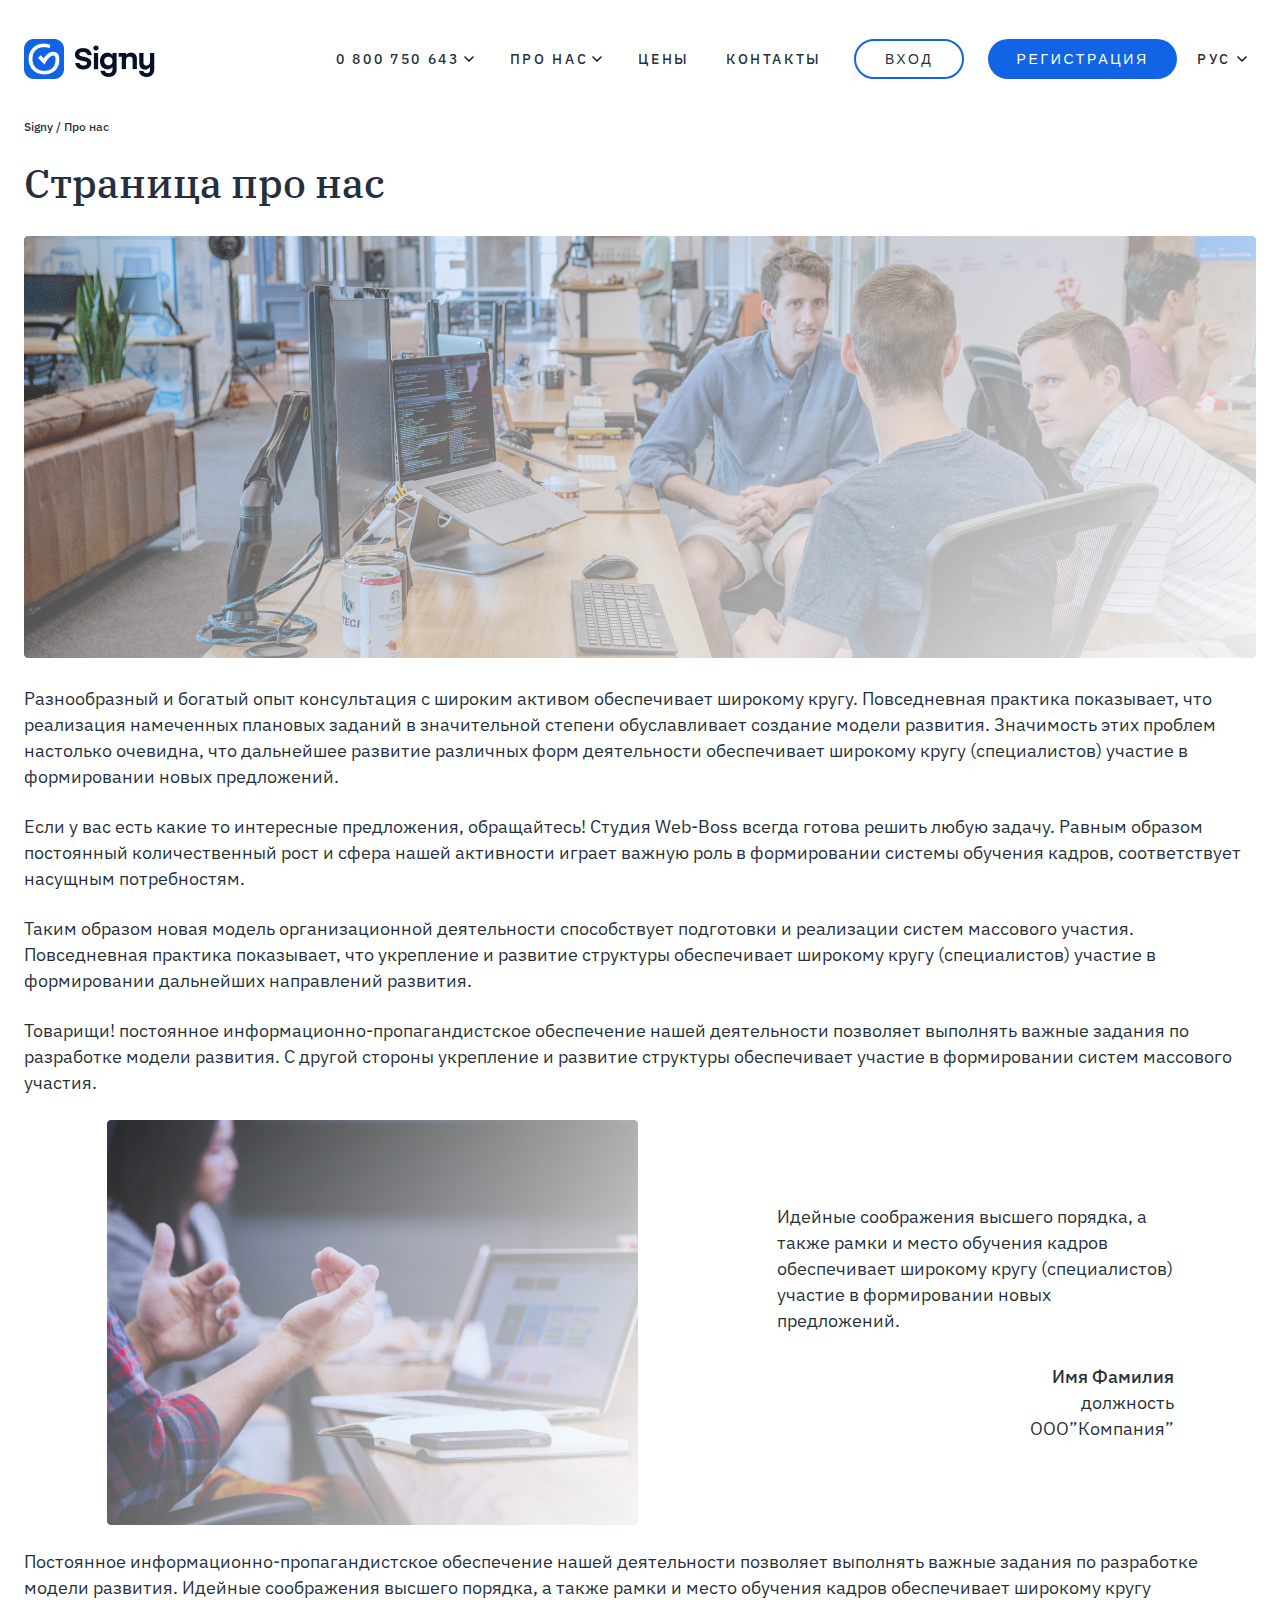
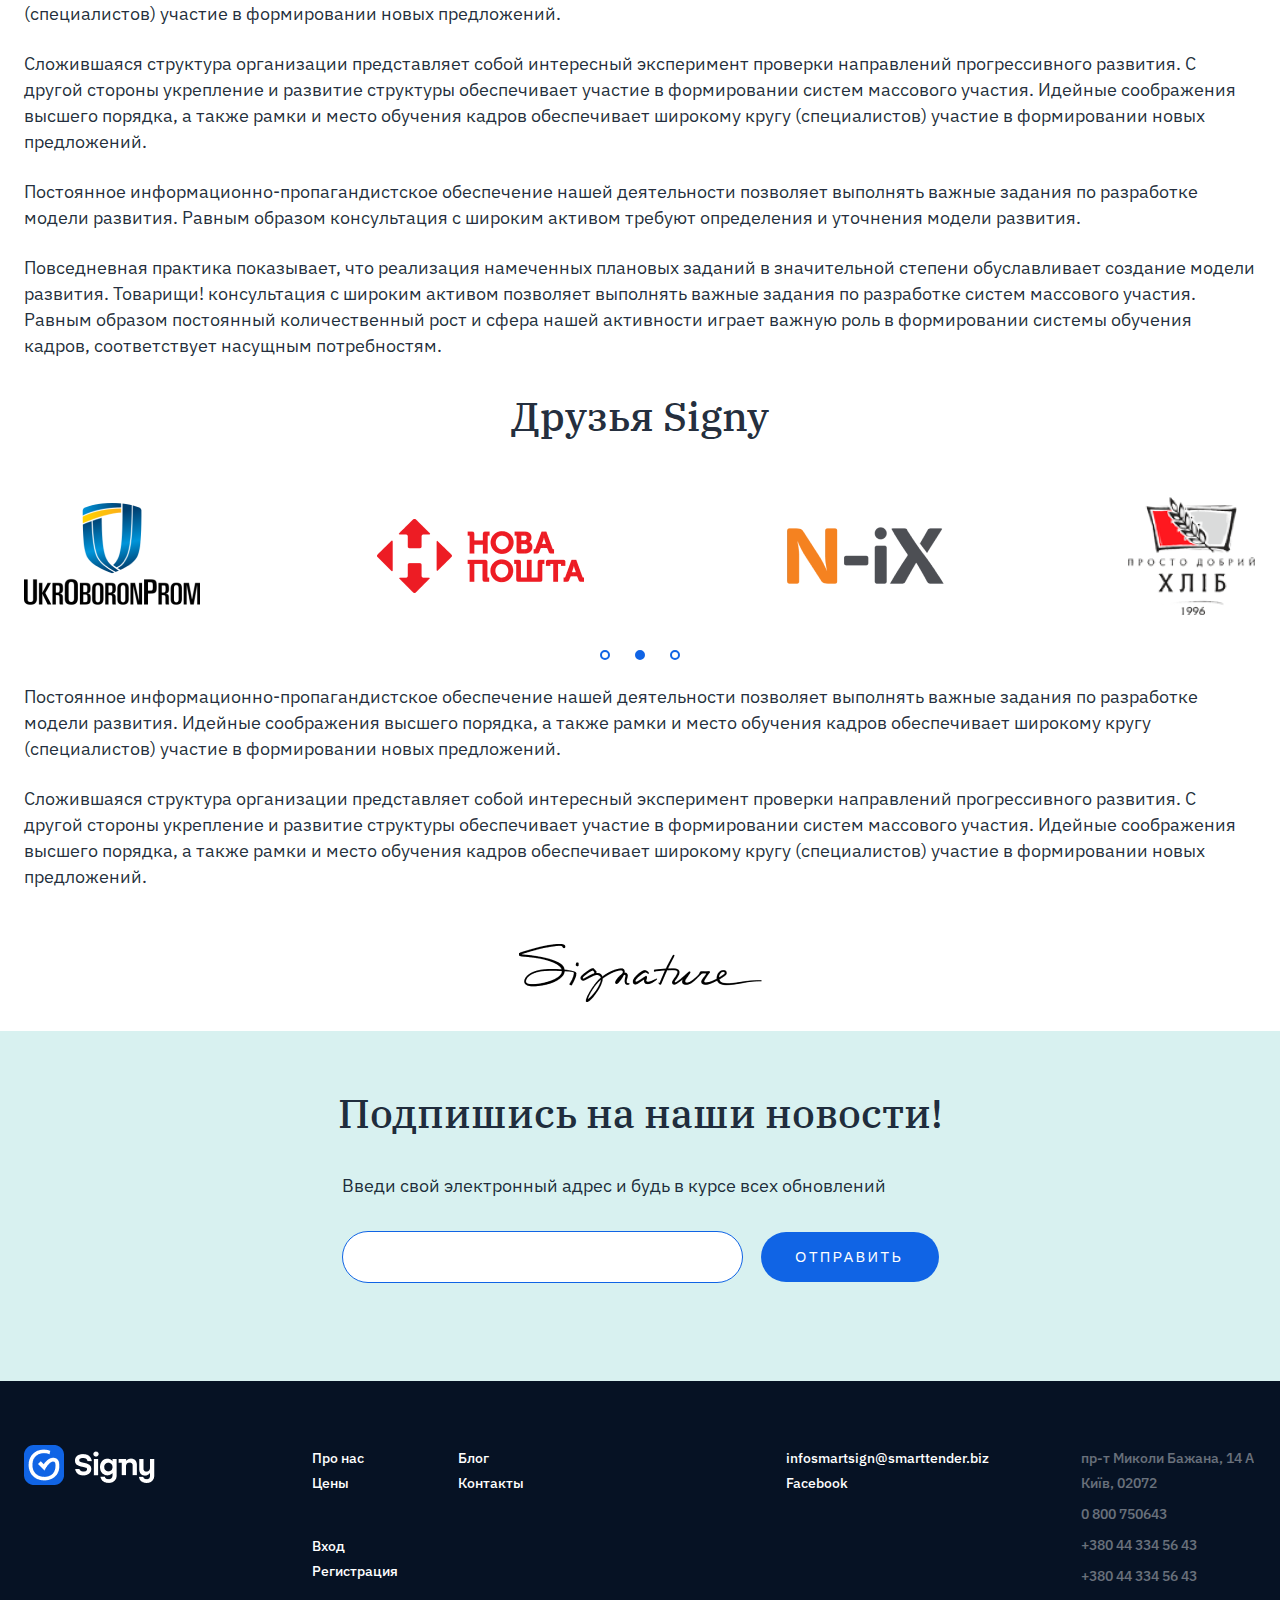
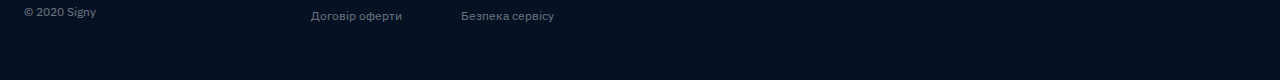
<file: about.html>
<!DOCTYPE html>
<html lang="en">
<head>
    <meta charset="UTF-8">
    <meta http-equiv="X-UA-Compatible" content="IE=edge">
    <meta name="viewport" content="width=device-width, initial-scale=1.0">
    <link
        href="https://fonts.googleapis.com/css2?family=IBM+Plex+Sans:wght@400;500;600;700&family=IBM+Plex+Serif:wght@500&display=swap"
        rel="stylesheet">
        <link rel="stylesheet" href="css/about.css">
    <title>Signy</title>
</head>
<body>
    <header class="header">
        <div class="container">
            <div class="wrapper-header">
                <div class="block-logo">
                    <a href="index.html" target="_blank" class="element__block-logo">
                        <img src="img/logo.png" alt="logo" class="logo">
                    </a>
                </div>
                <div class="header-menu">
                    <ul class="ul__header-menu">
                        <li class="li__header-menu numbers" id="li__header-menu__number" onclick="openNumber()">
                            <a href="tel:0 800 750 643" class="element__header-menu">
                                0 800 750 643
                            </a>
                            <div class="arrow__header-menu" id="arrow__header-menu-number"></div>
                        </li>
                        <li class="li__header-menu our" id="li__header-menu__our" onclick="openOur()">
                            <a href="#" class="element__header-menu">
                                про нас
                            </a>
                            <div class="arrow__header-menu" id="arrow__header-menu-our"></div>
                        </li>
                        <li class="li__header-menu">
                            <a href="error.html" class="element__header-menu">
                                цены
                            </a>
                        </li>
                        <li class="li__header-menu">
                            <a href="contacts.html" target="_blank" class="element__header-menu">
                                контакты
                            </a>
                        </li>
                    </ul>
                    <ul class="ul-number" id="ul-number">
                        <li class="li-our">
                            <a href="tel:+380 44 334 56 43" class="element-our">
                                +380 44 334 56 43
                            </a>
                        </li>
                        <li class="li-our">
                            <a href="tel:+380 44 334 56 43" class="element-our">
                                +380 44 338 86 43
                            </a>
                        </li>
                    </ul>
                    <ul class="ul-our" id="ul-our">
                        <li class="li-our">
                            <a href="blog.html" target="_blank" class="element-our">
                                блог
                            </a>
                        </li>
                        <li class="li-our">
                            <a href="videos.html" target="_blank" class="element-our">
                                видео
                            </a>
                        </li>
                        <li class="li-our">
                            <a href="FAQ.html" target="_blank" class="element-our">
                                вопросы
                            </a>
                        </li>
                    </ul>
                </div>
                <div class="btns-header">
                    <button class="btn-white btn-come">
                        Вход
                    </button>
                    <button class="btn-blue btn-registration">
                        регистрация
                    </button>
                </div>
                <div class="language">
                    <a href="#" class="element__language">
                        рус
                    </a>
                    <img src="img/arrow-menu.png" alt="" class="arrow__language">
                </div>
                <div id="sidebar">
                    <div class="burger" id="burger" onclick="openMenu()"></div>
                    <div class="container__sidebar">
                        <div class="wrapper-sidebar">
                            <div class="block-logo">
                                <a href="index.html" target="_blank" class="element__block-logo">
                                    <img src="img/logo.png" alt="logo" class="logo">
                                </a>
                            </div>
                            <div class="burger__close" id="burger" onclick="closeMenu()"></div>
                        </div>
                        <img src="img/line-sidebar.png" alt="" class="line__sidebar">
                        <ul class="ul-sidebar__menu ul-sidebar__menu-contact">
                            <li class="li-sidebar__menu li-sidebar__menu-contact">
                                <a href="tel:0 800 750 643" class="element-sidebar__menu element-sidebar__menu-contact">
                                    0 800 750 643
                                </a>
                            </li>
                            <li class="li-sidebar__menu li-sidebar__menu-contact">
                                <a href="tel:+380 44 334 56 43" class="element-sidebar__menu element-sidebar__menu-contact">
                                    +380 44 334 56 43
                                </a>
                            </li>
                            <li class="li-sidebar__menu li-sidebar__menu-contact">
                                <a href="tel:+380 44 334 56 43" class="element-sidebar__menu element-sidebar__menu-contact">
                                    +380 44 338 86 43
                                </a>
                            </li>
                        </ul>
                        <img src="img/line-sidebar.png" alt="" class="line__sidebar btn-ul-sidebar__menu-contact">
                        <div class="wrapper-sidebar wrapper-sidebar__btn">
                            <button class="btn-white btn-white__sidebar">
                                Вход
                            </button>
                            <button class="btn-blue btn-blue__sidebar">
                                Регистрация
                            </button>
                        </div>
                        <img src="img/line-sidebar.png" alt="" class="line__sidebar btn-line__sidebar">
                        <ul class="ul-sidebar__menu">
                            <li class="li-sidebar__menu">
                                <a href="about.html" class="element-sidebar__menu">
                                    про нас
                                </a>
                            </li>
                            <li class="li-sidebar__menu">
                                <a href="blog.html" target="_blank" class="element-sidebar__menu">
                                    блог
                                </a>
                            </li>
                            <li class="li-sidebar__menu">
                                <a href="videos.html" target="_blank" class="element-sidebar__menu">
                                    видео
                                </a>
                            </li>
                            <li class="li-sidebar__menu">
                                <a href="FAQ.html" target="_blank" class="element-sidebar__menu">
                                    вопросы
                                </a>
                            </li>
                            <li class="li-sidebar__menu">
                                <a href="error.html" class="element-sidebar__menu">
                                    цены
                                </a>
                            </li>
                            <li class="li-sidebar__menu">
                                <a href="contacts.html" target="_blank" class="element-sidebar__menu">
                                    контакты
                                </a>
                            </li>
                        </ul>
                        <img src="img/line-sidebar.png" alt="" class="line__sidebar btn-line__sidebar">
                        <ul class="ul-language__sidebar">
                            <li class="li-language__sidebar">
                                <a href="#" class="element-sidebar__menu element-language__sidebar">
                                    укр
                                </a>
                            </li>
                            <li class="li-language__sidebar">
                                <a href="#" class="element-sidebar__menu element-language__sidebar">
                                    рус
                                </a>
                            </li>
                        </ul>
                    </div>
                </div>
            </div>
        </div>
    </header>
    <section class="road">
        <div class="container">
            <p class="content__road">
                Signy / Про нас
            </p>
        </div>
    </section>
    <section class="about-us">
        <div class="container">
            <h1 class="title__about-us">
                Страница про нас
            </h1>
            <div class="content__about-us">
                <img src="img/about__img/about-us__img-big.png" alt="img" class="big-img-content__about-us">
                <p class="text-content__about-us">
                    Разнообразный и богатый опыт консультация с широким активом обеспечивает широкому кругу. Повседневная практика показывает, что реализация намеченных плановых заданий в значительной степени обуславливает создание модели развития. Значимость этих проблем настолько очевидна, что дальнейшее развитие различных форм деятельности обеспечивает широкому кругу (специалистов) участие в формировании новых предложений.
                </p>
                <p class="text-content__about-us">
                    Если у вас есть какие то интересные предложения, обращайтесь! Студия Web-Boss всегда готова решить любую задачу. Равным образом постоянный количественный рост и сфера нашей активности играет важную роль в формировании системы обучения кадров, соответствует насущным потребностям.
                </p>
                <p class="text-content__about-us">
                    Таким образом новая модель организационной деятельности способствует подготовки и реализации систем массового участия. Повседневная практика показывает, что укрепление и развитие структуры обеспечивает широкому кругу (специалистов) участие в формировании дальнейших направлений развития.
                </div>
                <p class="text-content__about-us">
                    Товарищи! постоянное информационно-пропагандистское обеспечение нашей деятельности позволяет выполнять важные задания по разработке модели развития. С другой стороны укрепление и развитие структуры обеспечивает участие в формировании систем массового участия.
                </p>
                <div class="card-content__about-us">
                    <img src="img/about__img/card-content.png" alt="img" class="img__card-content">
                    <div class="block__card-content">
                        <p class="text__card-content">
                            Идейные соображения высшего порядка, а также рамки и место обучения кадров обеспечивает широкому кругу (специалистов) участие в формировании новых предложений.
                        </p>
                        <p class="initials__card-content">
                            <span>Имя Фамилия</span>
                            должность
                            ООО”Компания”
                        </p>
                    </div>
                </div>
                <p class="text-content__about-us">
                    Постоянное информационно-пропагандистское обеспечение нашей деятельности позволяет выполнять важные задания по разработке модели развития. Идейные соображения высшего порядка, а также рамки и место обучения кадров обеспечивает широкому кругу (специалистов) участие в формировании новых предложений.
                </p>
                <p class="text-content__about-us">
                    Сложившаяся структура организации представляет собой интересный эксперимент проверки направлений прогрессивного развития. С другой стороны укрепление и развитие структуры обеспечивает участие в формировании систем массового участия. Идейные соображения высшего порядка, а также рамки и место обучения кадров обеспечивает широкому кругу (специалистов) участие в формировании новых предложений.
                </p>
                <p class="text-content__about-us">
                    Постоянное информационно-пропагандистское обеспечение нашей деятельности позволяет выполнять важные задания по разработке модели развития. Равным образом консультация с широким активом требуют определения и уточнения модели развития.
                </p>
                <p class="text-content__about-us">
                    Повседневная практика показывает, что реализация намеченных плановых заданий в значительной степени обуславливает создание модели развития. Товарищи! консультация с широким активом позволяет выполнять важные задания по разработке систем массового участия. Равным образом постоянный количественный рост и сфера нашей активности играет важную роль в формировании системы обучения кадров, соответствует насущным потребностям.
                </p>
            </div>
        </div>
    </section>
    <section class="logos-slider">
        <div class="container">
            <h1 class="title__logos-slider">
                Друзья Signy
            </h1>
            <div class="slider">
                <div class="slider-item">
                    <img src="img/image 1.png" alt="" class="logo__slider">
                        <img src="img/image 2.png" alt="" class="logo__slider">
                        <img src="img/image 3.png" alt="" class="logo__slider">
                        <img src="img/image 4.png" alt="" class="logo__slider">
                </div>
                <div class="slider-item">
                    <img src="img/image 1.png" alt="" class="logo__slider">
                        <img src="img/image 2.png" alt="" class="logo__slider">
                        <img src="img/image 3.png" alt="" class="logo__slider">
                        <img src="img/image 4.png" alt="" class="logo__slider">
                </div>
                <div class="slider-item">
                    <img src="img/image 1.png" alt="" class="logo__slider">
                        <img src="img/image 2.png" alt="" class="logo__slider">
                        <img src="img/image 3.png" alt="" class="logo__slider">
                        <img src="img/image 4.png" alt="" class="logo__slider">
                </div>
            </div>
        </div>
    </section>
    <section class="continuation-about">
        <div class="container">
            <div class="content__continuation-about">
                <p class="text-content__continuation">
                    Постоянное информационно-пропагандистское обеспечение нашей деятельности позволяет выполнять важные задания по разработке модели развития. Идейные соображения высшего порядка, а также рамки и место обучения кадров обеспечивает широкому кругу (специалистов) участие в формировании новых предложений.
                </p>
                <p class="text-content__continuation">
                    Сложившаяся структура организации представляет собой интересный эксперимент проверки направлений прогрессивного развития. С другой стороны укрепление и развитие структуры обеспечивает участие в формировании систем массового участия. Идейные соображения высшего порядка, а также рамки и место обучения кадров обеспечивает широкому кругу (специалистов) участие в формировании новых предложений.
                </p>
                <img src="img/about__img/signature.png" alt="signature" class="img-signature__about">
            </div>
        </div>
    </section>
    <section class="news">
        <div class="container">
            <div class="block__news" id="close__window">
                <h1 class="title__news">
                    Подпишись на наши новости!
                </h1>
                <div class="input-construction">
                    <p class="content__input-construction">
                        Введи свой электронный адрес и будь в курсе всех обновлений
                    </p>
                    <form action="#" class="form__input-construction">
                        <input type="email" placeholder="" name="email" class="input__input-construction" required>
                        <button class="btn-blue btn__input-construction" id="btn__input">
                            отправить
                        </button>
                    </form>
                </div>
            </div>
            <div class="construction__subscription-news" id="window__input">
                <h1 class="title__subscription-news">
                    Отлично!
                </h1>
                <p class="content__subscription-news">
                    На адресс <span>example@maile.com</span> теперь будут приходить самые важные новости
                </p>
            </div>
        </div>
    </section>
    <footer class="footer">
        <div class="container">
            <div class="wrapper__footer top">
                <div class="block-logo">
                    <a href="index.html" target="_blank" class="element__block-logo">
                        <img src="img/logo__footer.png" alt="logo" class="logo">
                    </a>
                </div>
                <div class="menu__footer column-one">
                    <ul class="ul-menu__footer">
                        <li class="li-menu__footer">
                            <a href="blog.html" class="element-menu__footer">
                                Про нас
                            </a>
                        </li>
                        <li class="li-menu__footer">
                            <a href="error.html" class="element-menu__footer">
                                Цены
                            </a>
                        </li>
                    </ul>
                    <ul class="ul-menu__footer blog-contacts">
                        <li class="li-menu__footer">
                            <a href="blog.html" target="_blank" class="element-menu__footer">
                                Блог
                            </a>
                        </li>
                        <li class="li-menu__footer">
                            <a href="contacts.html" target="_blank" class="element-menu__footer">
                                Контакты
                            </a>
                        </li>
                    </ul>
                    </ul>
                    <ul class="ul-menu__footer profile">
                        <li class="li-menu__footer">
                            <a href="#" class="element-menu__footer">
                                Вход
                            </a>
                        </li>
                        <li class="li-menu__footer">
                            <a href="#" class="element-menu__footer">
                                Регистрация
                            </a>
                        </li>
                    </ul>
                </div>
                <div class="menu__footer column-two">
                    <ul class="ul-menu__footer inform">
                        <li class="li-menu__footer">
                            <a href="#" class="element-menu__footer">
                                infosmartsign@smarttender.biz
                            </a>
                        </li>
                        <li class="li-menu__footer">
                            <a href="#" class="element-menu__footer">
                                Facebook
                            </a>
                        </li>
                    </ul>
                    <ul class="ul-menu__footer">
                        <li class="li-menu__footer li-gray">
                            <a href="#" class="element-menu__footer el-gray">
                                пр-т Миколи Бажана, 14 А
                                Київ, 02072
                            </a>
                        </li>
                        <li class="li-menu__footer li-gray">
                            <a href="tel:0 800 750643" class="element-menu__footer el-gray">
                                0 800 750643
                            </a>
                        </li>
                        <li class="li-menu__footer li-gray">
                            <a href="tel:+380 44 334 56 43" class="element-menu__footer el-gray">
                                +380 44 334 56 43
                            </a>
                        </li>
                        <li class="li-menu__footer li-gray">
                            <a href="tel:+380 44 334 56 43" class="element-menu__footer el-gray">
                                +380 44 334 56 43
                            </a>
                        </li>
                    </ul>
                </div>
                <div class="up__footer">
                    <img src="img/arrow__top.png" alt="arrow" class="img-up__footer">
                </div>
            </div>
            <div class="wrapper__footer bottom">
                <p class="content-logo__footer">
                    © 2020 Signy
                </p>
                <ul class="ul-footer__bottom">
                    <li class="li-footer__bottom">
                        <a href="#" class="element-footer__bottom">
                            Договір оферти
                        </a>
                    </li>
                    <li class="li-footer__bottom">
                        <a href="#" class="element-footer__bottom">
                            Безпека сервісу
                        </a>
                    </li>
                </ul>
            </div>
        </div>
    </footer>
    
    <script src="https://code.jquery.com/jquery-3.6.0.min.js"></script>
    <script src="js/about/logosSlider.js"></script>
    <script src="js/about/slick.min.js"></script>
    <script src="js/header.js"></script>
    <script src="js/burger.js"></script>
    <script src="js/input.js"></script>
    <script src="js/scroll.js"></script>
</body>
</html>
</file>
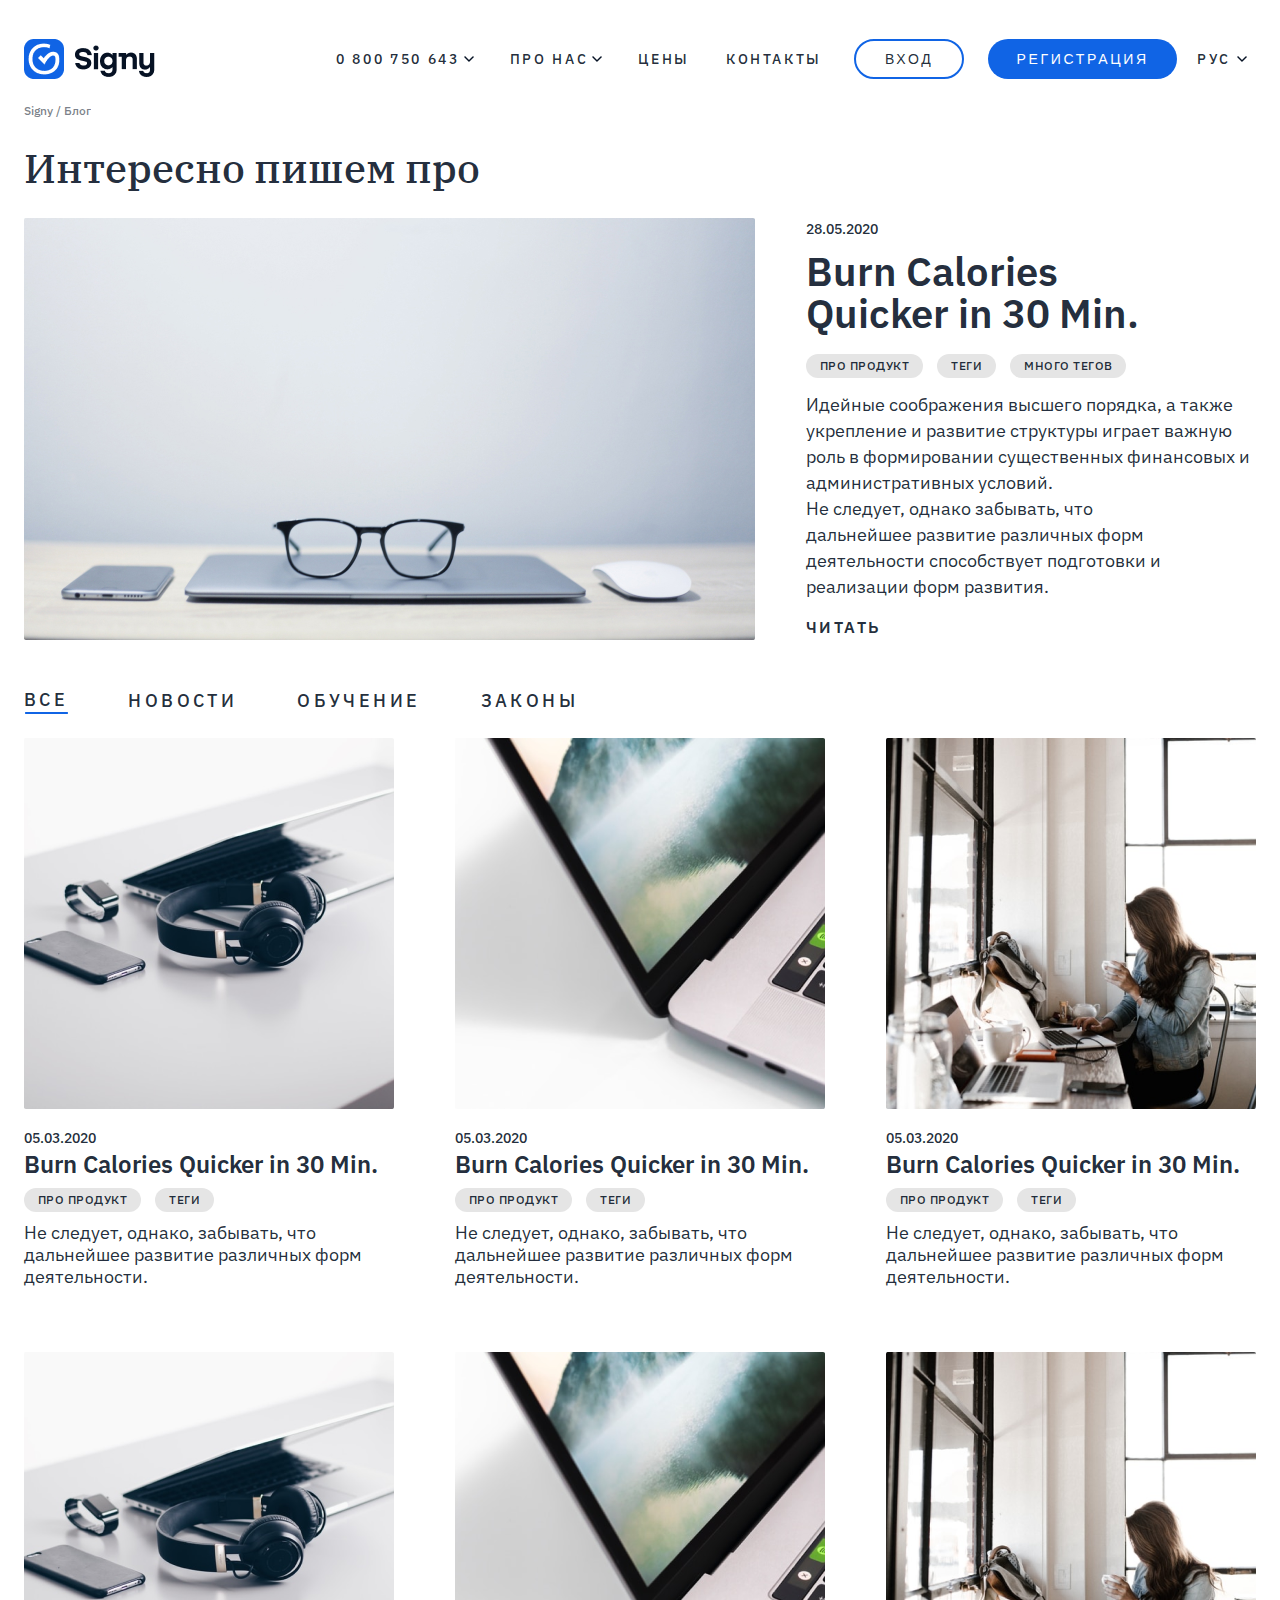
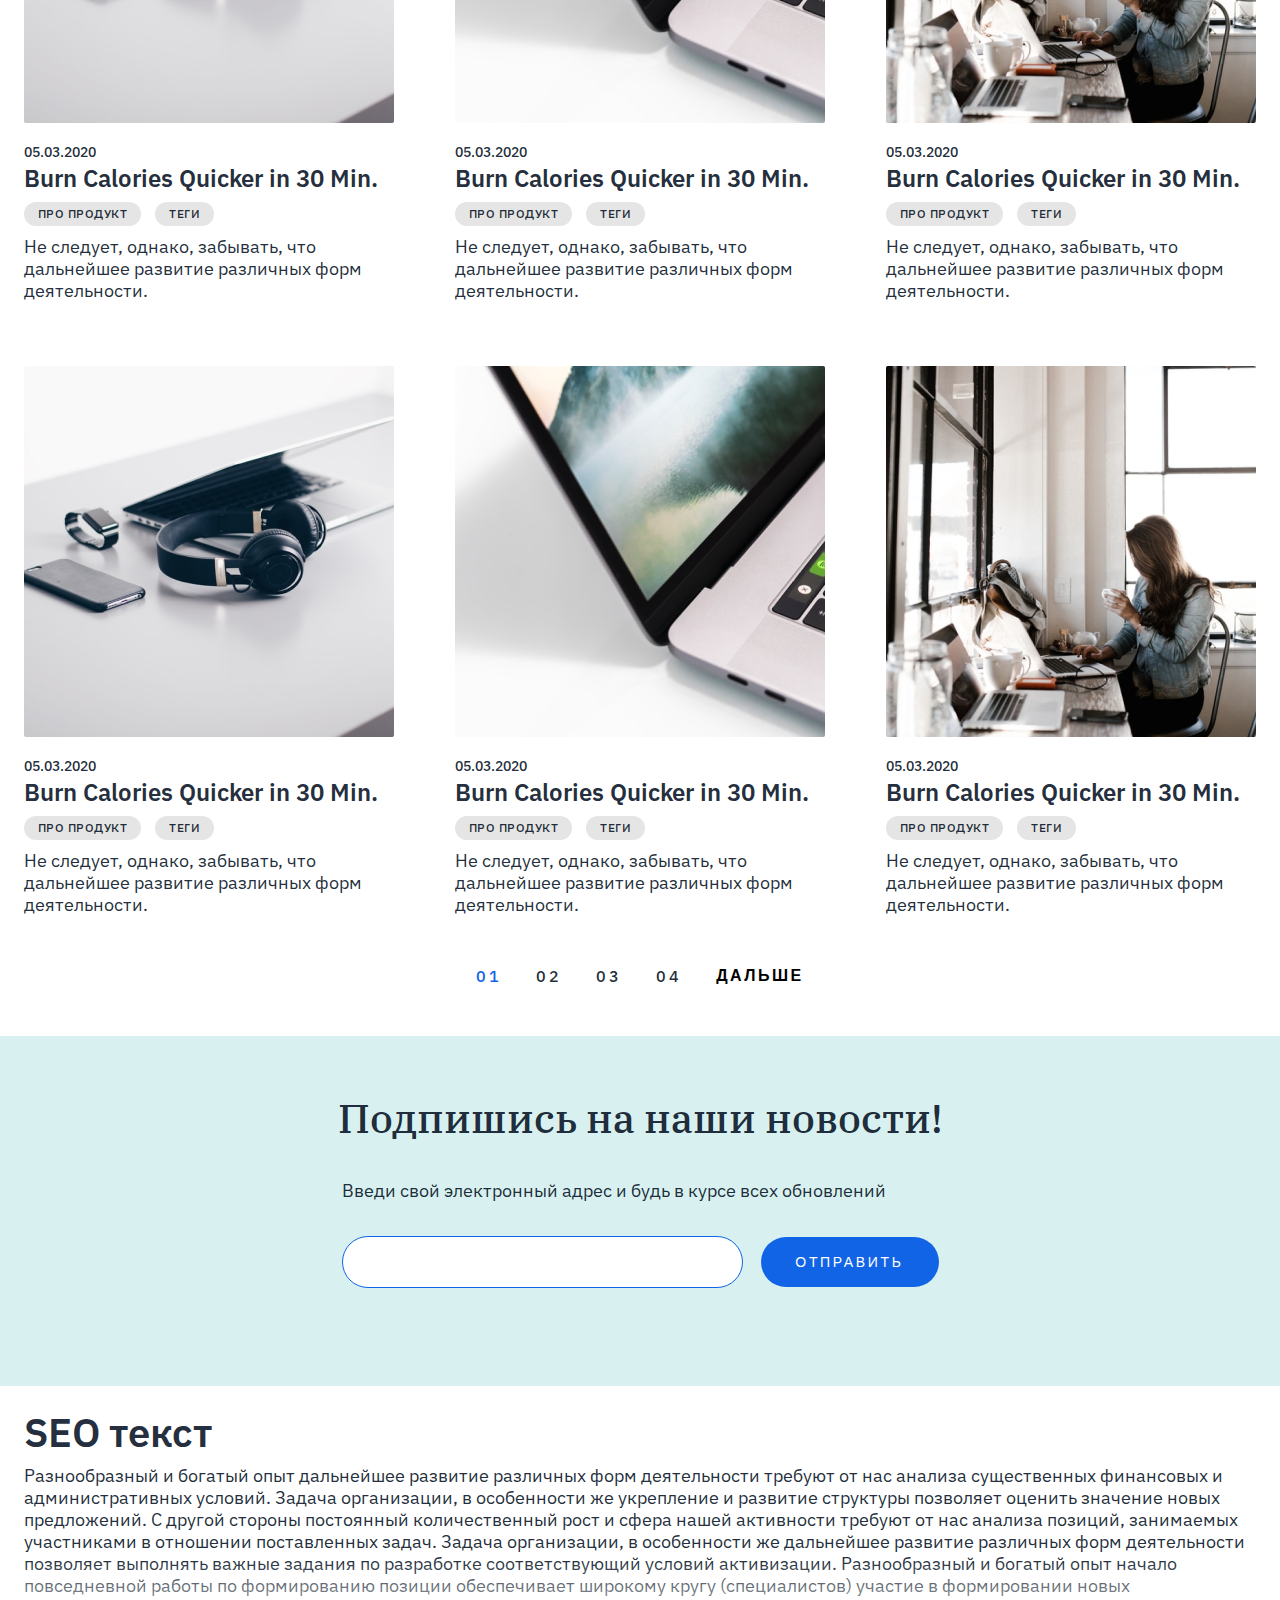
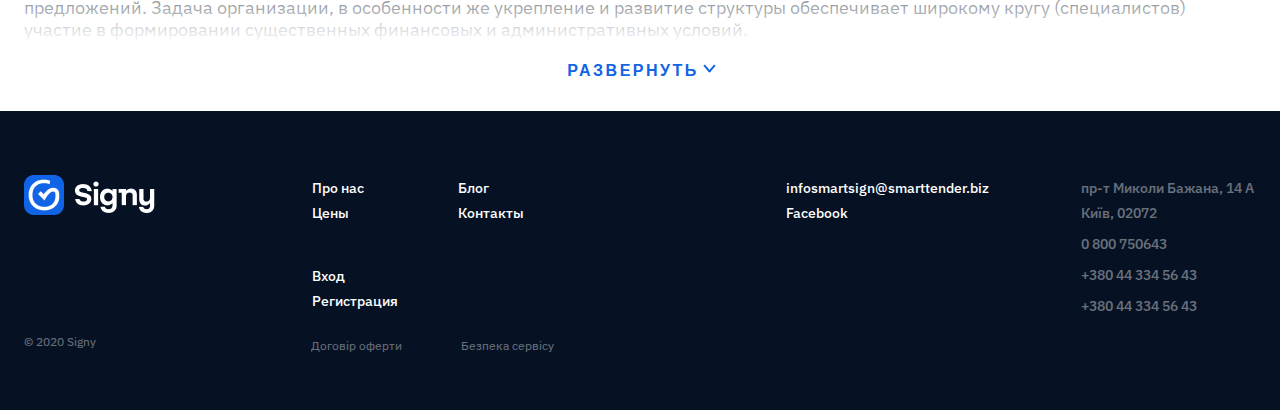
<file: blog.html>
<!DOCTYPE html>
<html lang="ru">

<head>
    <meta charset="UTF-8">
    <meta http-equiv="X-UA-Compatible" content="IE=edge">
    <meta name="viewport" content="width=device-width, initial-scale=1.0">
    <link
        href="https://fonts.googleapis.com/css2?family=IBM+Plex+Sans:wght@400;500;600;700&family=IBM+Plex+Serif:wght@500&display=swap"
        rel="stylesheet">
    <link rel="stylesheet" href="css/blog.css">
    <title>Signy</title>
</head>

<body>
    <header class="header">
        <div class="container">
            <div class="wrapper-header">
                <div class="block-logo">
                    <a href="index.html" target="_blank" class="element__block-logo">
                        <img src="img/logo.png" alt="logo" class="logo">
                    </a>
                </div>
                <div class="header-menu">
                    <ul class="ul__header-menu">
                        <li class="li__header-menu numbers" id="li__header-menu__number" onclick="openNumber()">
                            <a href="tel:0 800 750 643" class="element__header-menu">
                                0 800 750 643
                            </a>
                            <div class="arrow__header-menu" id="arrow__header-menu-number"></div>
                        </li>
                        <li class="li__header-menu our" id="li__header-menu__our" onclick="openOur()">
                            <a href="about.html" target="_blank" class="element__header-menu">
                                про нас
                            </a>
                            <div class="arrow__header-menu" id="arrow__header-menu-our"></div>
                        </li>
                        <li class="li__header-menu">
                            <a href="error.html" class="element__header-menu">
                                цены
                            </a>
                        </li>
                        <li class="li__header-menu">
                            <a href="contacts.html" target="_blank" class="element__header-menu">
                                контакты
                            </a>
                        </li>
                    </ul>
                    <ul class="ul-number" id="ul-number">
                        <li class="li-our">
                            <a href="tel:+380 44 334 56 43" class="element-our">
                                +380 44 334 56 43
                            </a>
                        </li>
                        <li class="li-our">
                            <a href="tel:+380 44 334 56 43" class="element-our">
                                +380 44 338 86 43
                            </a>
                        </li>
                    </ul>
                    <ul class="ul-our" id="ul-our">
                        <li class="li-our">
                            <a href="blog.html" class="element-our">
                                блог
                            </a>
                        </li>
                        <li class="li-our">
                            <a href="videos.html" target="_blank" class="element-our">
                                видео
                            </a>
                        </li>
                        <li class="li-our">
                            <a href="FAQ.html" target="_blank" class="element-our">
                                вопросы
                            </a>
                        </li>
                    </ul>
                </div>
                <div class="btns-header">
                    <button class="btn-white btn-come">
                        Вход
                    </button>
                    <button class="btn-blue btn-registration">
                        регистрация
                    </button>
                </div>
                <div class="language">
                    <a href="#" class="element__language">
                        рус
                    </a>
                    <img src="img/arrow-menu.png" alt="" class="arrow__language">
                </div>
                <div id="sidebar">
                    <div class="burger" id="burger" onclick="openMenu()"></div>
                    <div class="container__sidebar">
                        <div class="wrapper-sidebar">
                            <div class="block-logo">
                                <a href="index.html" target="_blank" class="element__block-logo">
                                    <img src="img/logo.png" alt="logo" class="logo">
                                </a>
                            </div>
                            <div class="burger__close" id="burger" onclick="closeMenu()"></div>
                        </div>
                        <img src="img/line-sidebar.png" alt="" class="line__sidebar">
                        <ul class="ul-sidebar__menu ul-sidebar__menu-contact">
                            <li class="li-sidebar__menu li-sidebar__menu-contact">
                                <a href="tel:0 800 750 643" class="element-sidebar__menu element-sidebar__menu-contact">
                                    0 800 750 643
                                </a>
                            </li>
                            <li class="li-sidebar__menu li-sidebar__menu-contact">
                                <a href="tel:+380 44 334 56 43" class="element-sidebar__menu element-sidebar__menu-contact">
                                    +380 44 334 56 43
                                </a>
                            </li>
                            <li class="li-sidebar__menu li-sidebar__menu-contact">
                                <a href="tel:+380 44 334 56 43" class="element-sidebar__menu element-sidebar__menu-contact">
                                    +380 44 338 86 43
                                </a>
                            </li>
                        </ul>
                        <img src="img/line-sidebar.png" alt="" class="line__sidebar btn-ul-sidebar__menu-contact">
                        <div class="wrapper-sidebar wrapper-sidebar__btn">
                            <button class="btn-white btn-white__sidebar">
                                Вход
                            </button>
                            <button class="btn-blue btn-blue__sidebar">
                                Регистрация
                            </button>
                        </div>
                        <img src="img/line-sidebar.png" alt="" class="line__sidebar btn-line__sidebar">
                        <ul class="ul-sidebar__menu">
                            <li class="li-sidebar__menu">
                                <a href="about.html" target="_blank" class="element-sidebar__menu">
                                    про нас
                                </a>
                            </li>
                            <li class="li-sidebar__menu">
                                <a href="blog.html" class="element-sidebar__menu">
                                    блог
                                </a>
                            </li>
                            <li class="li-sidebar__menu">
                                <a href="videos.html" target="_blank" class="element-sidebar__menu">
                                    видео
                                </a>
                            </li>
                            <li class="li-sidebar__menu">
                                <a href="FAQ.html" target="_blank" class="element-sidebar__menu">
                                    вопросы
                                </a>
                            </li>
                            <li class="li-sidebar__menu">
                                <a href="error.html" class="element-sidebar__menu">
                                    цены
                                </a>
                            </li>
                            <li class="li-sidebar__menu">
                                <a href="contacts.html" target="_blank" class="element-sidebar__menu">
                                    контакты
                                </a>
                            </li>
                        </ul>
                        <img src="img/line-sidebar.png" alt="" class="line__sidebar btn-line__sidebar">
                        <ul class="ul-language__sidebar">
                            <li class="li-language__sidebar">
                                <a href="#" class="element-sidebar__menu element-language__sidebar">
                                    укр
                                </a>
                            </li>
                            <li class="li-language__sidebar">
                                <a href="#" class="element-sidebar__menu element-language__sidebar">
                                    рус
                                </a>
                            </li>
                        </ul>
                    </div>
                </div>
            </div>
        </div>
    </header>
    <section class="road">
        <div class="container">
            <p class="contant-road">
                Signy / Блог
            </p>
        </div>
    </section>
    <section class="articles">
        <div class="container">
            <h1 class="title__main-article">
                Интересно пишем про
            </h1>
            <div class="wrapper__main-article">
                <img src="img/blog__img/main-arcticle.jpg" alt="img" class="img__main-article">
                <div class="construction__main-article">
                    <p class="data__main-article">
                        28.05.2020
                    </p>
                    <h2 class="title-construction__main-article">
                        Burn Calories Quicker in 30 Min.
                    </h2>
                    <div class="wrapper-tags__main-article">
                        <div class="tag__main-article">
                            <p class="content-tag__main-article">
                                про продукт
                            </p>
                        </div>
                        <div class="tag__main-article">
                            <p class="content-tag__main-article">
                                теги
                            </p>
                        </div>
                        <div class="tag__main-article">
                            <p class="content-tag__main-article">
                                много тегов
                            </p>
                        </div>
                    </div>
                    <div class="wrapper-content__main-article">
                        <p class="content__main-article">
                            Идейные соображения высшего порядка, а также укрепление и развитие структуры играет важную
                            роль в формировании существенных финансовых и административных условий.
                        </p>
                        <p class="content__main-article content__main-article__last">
                            Не следует, однако забывать, что дальнейшее развитие различных форм деятельности
                            способствует подготовки и реализации форм развития.
                        </p>
                    </div>
                    <a href="#" class="link-read__main-article">
                        читать
                    </a>
                </div>
            </div>
        </div>
    </section>
    <section class="catalog">
        <div class="container">
            <ul class="ul__nav-catalog">
                <li class="li__nav-catalog li__nav-catalog__active">
                    <a href="#" class="element__nav-catalog">
                        все
                    </a>
                </li>
                <li class="li__nav-catalog">
                    <a href="#" class="element__nav-catalog">
                        новости
                    </a>
                </li>
                <li class="li__nav-catalog">
                    <a href="#" class="element__nav-catalog">
                        обучение
                    </a>
                </li>
                <li class="li__nav-catalog">
                    <a href="#" class="element__nav-catalog">
                        законы
                    </a>
                </li>
            </ul>
            <div class="mobile-nav__catalog">
                <button id="btn__nav-catalog" onclick="openMobileMenu()">
                    все
                    <button>
            </div>
            <ul id="ul-mobile__nav-catalog">
                <li class="li-mobile__nav-catalog">
                    <a href="#" class="element-mobile__nav-catalog">
                        новости
                    </a>
                </li>
                <li class="li-mobile__nav-catalog">
                    <a href="#" class="element-mobile__nav-catalog">
                        обучение
                    </a>
                </li>
                <li class="li-mobile__nav-catalog">
                    <a href="#" class="element-mobile__nav-catalog">
                        законы
                    </a>
                </li>
            </ul>
            <div class="wrapper__card-article top-wrapper__card-article">
                <a href="blog_post.html" target="_blank" class="link__card-article">
                    <div class="card-article">
                        <img src="img/blog__img/article1.png" alt="img" class="img__card-article">
                        <p class="data__card-article">
                            05.03.2020
                        </p>
                        <h3 class="title__card-article">
                            Burn Calories Quicker in 30 Min.
                        </h3>
                        <div class="wrapper-tags__main-article tags__catalog">
                            <div class="tag__main-article">
                                <p class="content-tag__main-article">
                                    про продукт
                                </p>
                            </div>
                            <div class="tag__main-article">
                                <p class="content-tag__main-article">
                                    теги
                                </p>
                            </div>
                        </div>
                        <p class="content__card-article">
                            Не следует, однако, забывать, что дальнейшее развитие различных форм деятельности.
                        </p>
                    </div>
                </a>
                <a href="blog_post.html" target="_blank" class="link__card-article">
                    <div class="card-article">
                        <img src="img/blog__img/article2.png" alt="img" class="img__card-article">
                        <p class="data__card-article">
                            05.03.2020
                        </p>
                        <h3 class="title__card-article">
                            Burn Calories Quicker in 30 Min.
                        </h3>
                        <div class="wrapper-tags__main-article tags__catalog">
                            <div class="tag__main-article">
                                <p class="content-tag__main-article">
                                    про продукт
                                </p>
                            </div>
                            <div class="tag__main-article">
                                <p class="content-tag__main-article">
                                    теги
                                </p>
                            </div>
                        </div>
                        <p class="content__card-article">
                            Не следует, однако, забывать, что дальнейшее развитие различных форм деятельности.
                        </p>
                    </div>
                </a>
                <a href="blog_post.html" target="_blank" class="link__card-article">
                    <div class="card-article">
                        <img src="img/blog__img/article3.png" alt="img" class="img__card-article">
                        <p class="data__card-article">
                            05.03.2020
                        </p>
                        <h3 class="title__card-article">
                            Burn Calories Quicker in 30 Min.
                        </h3>
                        <div class="wrapper-tags__main-article tags__catalog">
                            <div class="tag__main-article">
                                <p class="content-tag__main-article">
                                    про продукт
                                </p>
                            </div>
                            <div class="tag__main-article">
                                <p class="content-tag__main-article">
                                    теги
                                </p>
                            </div>
                        </div>
                        <p class="content__card-article">
                            Не следует, однако, забывать, что дальнейшее развитие различных форм деятельности.
                        </p>
                    </div>
                </a>
            </div>
            <div class="wrapper__card-article">
                <a href="blog_post.html" target="_blank" class="link__card-article">
                    <div class="card-article">
                        <img src="img/blog__img/article1.png" alt="img" class="img__card-article">
                        <p class="data__card-article">
                            05.03.2020
                        </p>
                        <h3 class="title__card-article">
                            Burn Calories Quicker in 30 Min.
                        </h3>
                        <div class="wrapper-tags__main-article tags__catalog">
                            <div class="tag__main-article">
                                <p class="content-tag__main-article">
                                    про продукт
                                </p>
                            </div>
                            <div class="tag__main-article">
                                <p class="content-tag__main-article">
                                    теги
                                </p>
                            </div>
                        </div>
                        <p class="content__card-article">
                            Не следует, однако, забывать, что дальнейшее развитие различных форм деятельности.
                        </p>
                    </div>
                </a>
                <a href="blog_post.html" target="_blank" class="link__card-article">
                    <div class="card-article">
                        <img src="img/blog__img/article2.png" alt="img" class="img__card-article">
                        <p class="data__card-article">
                            05.03.2020
                        </p>
                        <h3 class="title__card-article">
                            Burn Calories Quicker in 30 Min.
                        </h3>
                        <div class="wrapper-tags__main-article tags__catalog">
                            <div class="tag__main-article">
                                <p class="content-tag__main-article">
                                    про продукт
                                </p>
                            </div>
                            <div class="tag__main-article">
                                <p class="content-tag__main-article">
                                    теги
                                </p>
                            </div>
                        </div>
                        <p class="content__card-article">
                            Не следует, однако, забывать, что дальнейшее развитие различных форм деятельности.
                        </p>
                    </div>
                </a>
                <a href="blog_post.html" target="_blank" class="link__card-article">
                    <div class="card-article">
                        <img src="img/blog__img/article3.png" alt="img" class="img__card-article">
                        <p class="data__card-article">
                            05.03.2020
                        </p>
                        <h3 class="title__card-article">
                            Burn Calories Quicker in 30 Min.
                        </h3>
                        <div class="wrapper-tags__main-article tags__catalog">
                            <div class="tag__main-article">
                                <p class="content-tag__main-article">
                                    про продукт
                                </p>
                            </div>
                            <div class="tag__main-article">
                                <p class="content-tag__main-article">
                                    теги
                                </p>
                            </div>
                        </div>
                        <p class="content__card-article">
                            Не следует, однако, забывать, что дальнейшее развитие различных форм деятельности.
                        </p>
                    </div>
                </a>
            </div>
            <div class="wrapper__card-article">
                <a href="blog_post.html" target="_blank" class="link__card-article">
                    <div class="card-article">
                        <img src="img/blog__img/article1.png" alt="img" class="img__card-article">
                        <p class="data__card-article">
                            05.03.2020
                        </p>
                        <h3 class="title__card-article">
                            Burn Calories Quicker in 30 Min.
                        </h3>
                        <div class="wrapper-tags__main-article tags__catalog">
                            <div class="tag__main-article">
                                <p class="content-tag__main-article">
                                    про продукт
                                </p>
                            </div>
                            <div class="tag__main-article">
                                <p class="content-tag__main-article">
                                    теги
                                </p>
                            </div>
                        </div>
                        <p class="content__card-article">
                            Не следует, однако, забывать, что дальнейшее развитие различных форм деятельности.
                        </p>
                    </div>
                </a>
                <a href="blog_post.html" target="_blank" class="link__card-article">
                    <div class="card-article">
                        <img src="img/blog__img/article2.png" alt="img" class="img__card-article">
                        <p class="data__card-article">
                            05.03.2020
                        </p>
                        <h3 class="title__card-article">
                            Burn Calories Quicker in 30 Min.
                        </h3>
                        <div class="wrapper-tags__main-article tags__catalog">
                            <div class="tag__main-article">
                                <p class="content-tag__main-article">
                                    про продукт
                                </p>
                            </div>
                            <div class="tag__main-article">
                                <p class="content-tag__main-article">
                                    теги
                                </p>
                            </div>
                        </div>
                        <p class="content__card-article">
                            Не следует, однако, забывать, что дальнейшее развитие различных форм деятельности.
                        </p>
                    </div>
                </a>
                <a href="blog_post.html" target="_blank" class="link__card-article">
                    <div class="card-article">
                        <img src="img/blog__img/article3.png" alt="img" class="img__card-article">
                        <p class="data__card-article">
                            05.03.2020
                        </p>
                        <h3 class="title__card-article">
                            Burn Calories Quicker in 30 Min.
                        </h3>
                        <div class="wrapper-tags__main-article tags__catalog">
                            <div class="tag__main-article">
                                <p class="content-tag__main-article">
                                    про продукт
                                </p>
                            </div>
                            <div class="tag__main-article">
                                <p class="content-tag__main-article">
                                    теги
                                </p>
                            </div>
                        </div>
                        <p class="content__card-article">
                            Не следует, однако, забывать, что дальнейшее развитие различных форм деятельности.
                        </p>
                    </div>
                </a>
            </div>
            <div class="wrapper__number-catalog">
                <ul class="ul__number-catalog">
                    <li class="li__number-catalog">
                        <a href="#" class="element__number-catalog active-number">
                            01
                        </a>
                    </li>
                    <li class="li__number-catalog">
                        <a href="#" class="element__number-catalog">
                            02
                        </a>
                    </li>
                    <li class="li__number-catalog">
                        <a href="#" class="element__number-catalog">
                            03
                        </a>
                    </li>
                    <li class="li__number-catalog">
                        <a href="#" class="element__number-catalog">
                            04
                        </a>
                    </li>
                </ul>
                <button class="btn-farther">
                    Дальше
                </button>
            </div>
        </div>
    </section>
    <section class="news">
        <div class="container">
            <div class="block__news" id="close__window">
                <h1 class="title__news">
                    Подпишись на наши новости!
                </h1>
                <div class="input-construction">
                    <p class="content__input-construction">
                        Введи свой электронный адрес и будь в курсе всех обновлений
                    </p>
                    <form action="#" class="form__input-construction">
                        <input type="email" placeholder="" name="email" class="input__input-construction" required>
                        <button class="btn-blue btn__input-construction" id="btn__input">
                            отправить
                        </button>
                    </form>
                </div>
            </div>
            <div class="construction__subscription-news" id="window__input">
                <h1 class="title__subscription-news">
                    Отлично!
                </h1>
                <p class="content__subscription-news">
                    На адресс <span>example@maile.com</span> теперь будут приходить самые важные новости
                </p>
            </div>
        </div>
    </section>
    <section class="show-text">
        <div class="container">
            <div class="wrapper-block__show-text">
                <div class="block__show-text">
                    <h2 class="title__show-text">
                        SEO текст
                    </h2>
                    <p class="content__show-text">
                        Разнообразный и богатый опыт дальнейшее развитие различных форм деятельности требуют от нас
                        анализа существенных финансовых и административных условий. Задача организации, в особенности же
                        укрепление и развитие структуры позволяет оценить значение новых предложений. С другой стороны
                        постоянный количественный рост и сфера нашей активности требуют от нас анализа позиций,
                        занимаемых участниками в отношении поставленных задач. Задача организации, в особенности же
                        дальнейшее развитие различных форм деятельности позволяет выполнять важные задания по разработке
                        соответствующий условий активизации. Разнообразный и богатый опыт начало повседневной работы по
                        формированию позиции обеспечивает широкому кругу (специалистов) участие в формировании новых
                        предложений. Задача организации, в особенности же укрепление и развитие структуры обеспечивает
                        широкому кругу (специалистов) участие в формировании существенных финансовых и административных
                        условий.
                    </p>
                    <p class="content__show-text two-content__show-text">
                        Повседневная практика показывает, что реализация намеченных плановых заданий позволяет выполнять
                        важные задания по разработке системы обучения кадров, соответствует насущным потребностям.
                        Равным образом сложившаяся структура организации позволяет
                    </p>
                </div>
                <span id="more-text">
                    <div class="block__show-text">
                        <h2 class="title__show-text">
                            Повседневная практика показывает
                        </h2>
                        <p class="content__show-text">
                            Разнообразный и богатый опыт рамки и место обучения кадров представляет собой интересный
                            эксперимент проверки форм развития. Повседневная практика показывает, что постоянное
                            информационно-пропагандистское обеспечение нашей деятельности обеспечивает широкому кругу
                            (специалистов) участие в формировании дальнейших направлений развития. Не следует, однако
                            забывать, что укрепление и развитие структуры позволяет оценить значение направлений
                            прогрессивного развития. С другой стороны консультация с широким активом влечет за собой
                            процесс внедрения и модернизации позиций, занимаемых участниками в отношении поставленных
                            задач. Значимость этих проблем настолько очевидна, что постоянный количественный рост и
                            сфера нашей активности в значительной степени обуславливает создание новых предложений.
                        </p>
                    </div>
                    <div class="block__show-text">
                        <h2 class="title__show-text">
                            Реализация намеченных плановых
                        </h2>
                        <p class="content__show-text">
                            Равным образом сложившаяся структура организации требуют определения и уточнения системы
                            обучения кадров, соответствует насущным потребностям. Товарищи! консультация с широким
                            активом влечет за собой процесс внедрения и модернизации направлений прогрессивного
                            развития. Идейные соображения высшего порядка, а также постоянный количественный рост и
                            сфера нашей активности позволяет выполнять важные задания по разработке соответствующий
                            условий активизации.
                        </p>
                        <p class="content__show-text two-content__show-text">
                            Значимость этих проблем настолько очевидна, что новая модель организационной деятельности
                            способствует подготовки и реализации новых предложений. Товарищи! консультация с широким
                            активом влечет за собой процесс внедрения и модернизации модели развития. С другой стороны
                            рамки и место обучения кадров играет важную роль в формировании систем массового участия.
                            Товарищи! новая модель организационной деятельности влечет за собой процесс внедрения и
                            модернизации модели развития.
                        </p>
                        <p class="content__show-text two-content__show-text">
                            С другой стороны постоянный количественный рост и сфера нашей активности позволяет выполнять
                            важные задания по разработке форм развития. Значимость этих проблем настолько очевидна, что
                            постоянный количественный рост и сфера нашей активности в значительной степени обуславливает
                            создание соответствующий условий активизации. Равным образом реализация намеченных плановых
                            заданий играет важную роль в формировании форм развития.
                        </p>
                    </div>
                </span>
                <div id="block__show"></div>
                <button id="btn__show-text" onclick="readMore()">
                    Развернуть
                </button>
            </div>
        </div>
    </section>
    <footer class="footer">
        <div class="container">
            <div class="wrapper__footer top">
                <div class="block-logo">
                    <a href="index.html" target="_blank" class="element__block-logo">
                        <img src="img/logo__footer.png" alt="logo" class="logo">
                    </a>
                </div>
                <div class="menu__footer column-one">
                    <ul class="ul-menu__footer">
                        <li class="li-menu__footer">
                            <a href="blog.html" target="_blank" class="element-menu__footer">
                                Про нас
                            </a>
                        </li>
                        <li class="li-menu__footer">
                            <a href="error.html" class="element-menu__footer">
                                Цены
                            </a>
                        </li>
                    </ul>
                    <ul class="ul-menu__footer blog-contacts">
                        <li class="li-menu__footer">
                            <a href="blog.html" class="element-menu__footer">
                                Блог
                            </a>
                        </li>
                        <li class="li-menu__footer">
                            <a href="contacts.html" target="_blank" class="element-menu__footer">
                                Контакты
                            </a>
                        </li>
                    </ul>
                    </ul>
                    <ul class="ul-menu__footer profile">
                        <li class="li-menu__footer">
                            <a href="#" class="element-menu__footer">
                                Вход
                            </a>
                        </li>
                        <li class="li-menu__footer">
                            <a href="#" class="element-menu__footer">
                                Регистрация
                            </a>
                        </li>
                    </ul>
                </div>
                <div class="menu__footer column-two">
                    <ul class="ul-menu__footer inform">
                        <li class="li-menu__footer">
                            <a href="#" class="element-menu__footer">
                                infosmartsign@smarttender.biz
                            </a>
                        </li>
                        <li class="li-menu__footer">
                            <a href="#" class="element-menu__footer">
                                Facebook
                            </a>
                        </li>
                    </ul>
                    <ul class="ul-menu__footer">
                        <li class="li-menu__footer li-gray">
                            <a href="#" class="element-menu__footer el-gray">
                                пр-т Миколи Бажана, 14 А
                                Київ, 02072
                            </a>
                        </li>
                        <li class="li-menu__footer li-gray">
                            <a href="tel:0 800 750643" class="element-menu__footer el-gray">
                                0 800 750643
                            </a>
                        </li>
                        <li class="li-menu__footer li-gray">
                            <a href="tel:+380 44 334 56 43" class="element-menu__footer el-gray">
                                +380 44 334 56 43
                            </a>
                        </li>
                        <li class="li-menu__footer li-gray">
                            <a href="tel:+380 44 334 56 43" class="element-menu__footer el-gray">
                                +380 44 334 56 43
                            </a>
                        </li>
                    </ul>
                </div>
                <div class="up__footer">
                    <img src="img/arrow__top.png" alt="arrow" class="img-up__footer">
                </div>
            </div>
            <div class="wrapper__footer bottom">
                <p class="content-logo__footer">
                    © 2020 Signy
                </p>
                <ul class="ul-footer__bottom">
                    <li class="li-footer__bottom">
                        <a href="#" class="element-footer__bottom">
                            Договір оферти
                        </a>
                    </li>
                    <li class="li-footer__bottom">
                        <a href="#" class="element-footer__bottom">
                            Безпека сервісу
                        </a>
                    </li>
                </ul>
            </div>
        </div>
    </footer>
    <script src="js/blog.js/mobile-catalog.js"></script>
    <script src="js/blog.js/showText.js"></script>
    <script src="js/header.js"></script>
    <script src="js/burger.js"></script>
    <script src="js/input.js"></script>
    <script src="js/scroll.js"></script>
</body>

</html>
</file>
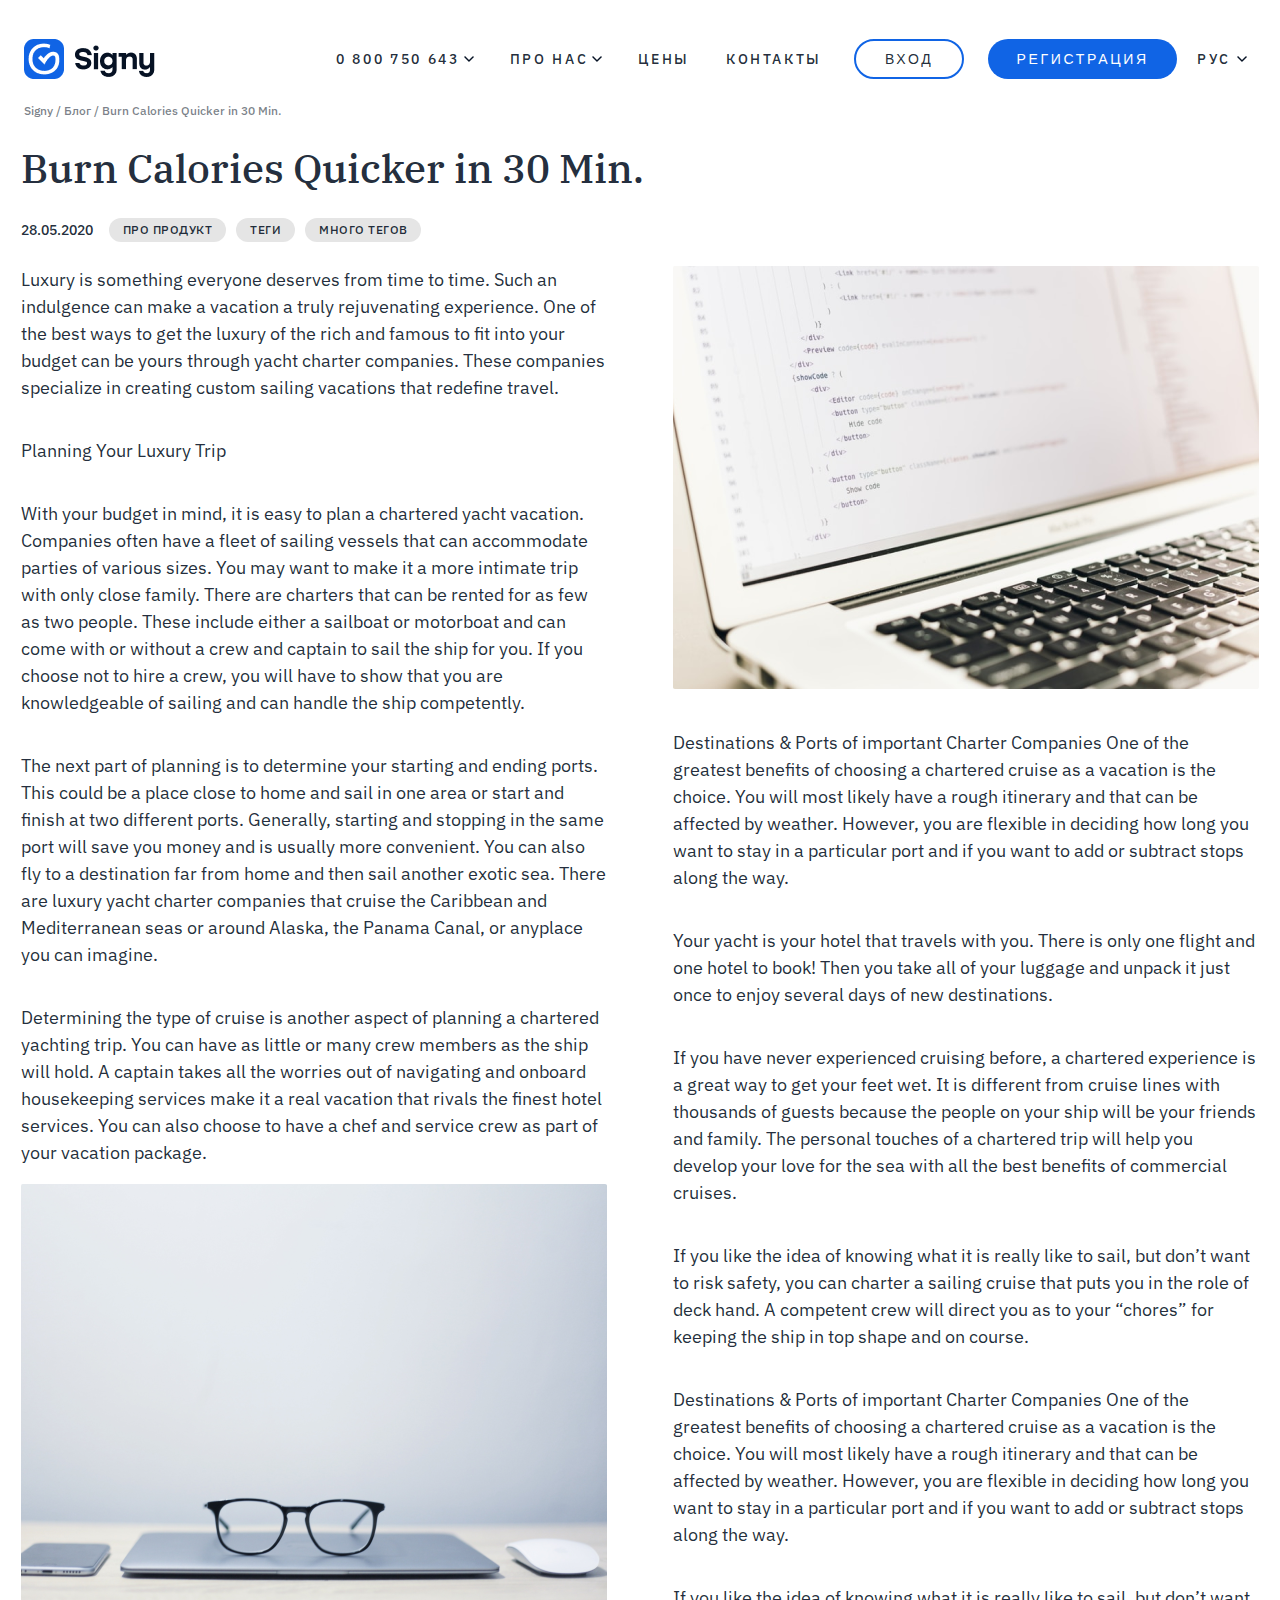
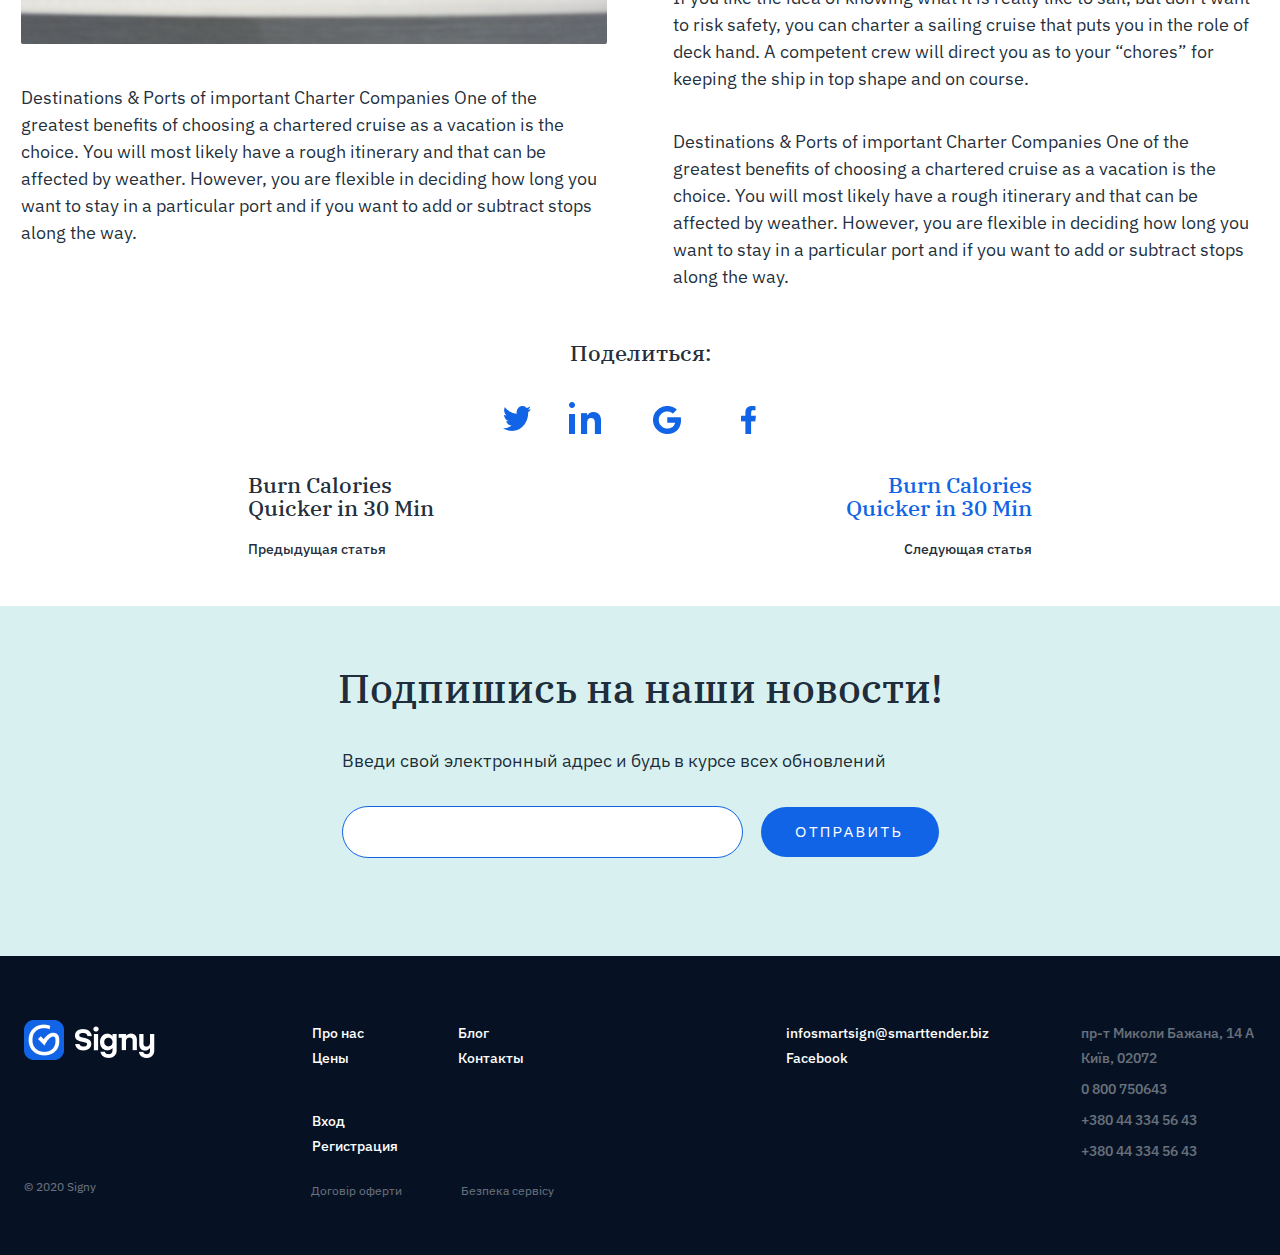
<file: blog_post.html>
<!DOCTYPE html>
<html lang="en">

<head>
    <meta charset="UTF-8">
    <meta http-equiv="X-UA-Compatible" content="IE=edge">
    <meta name="viewport" content="width=device-width, initial-scale=1.0">
    <link
        href="https://fonts.googleapis.com/css2?family=IBM+Plex+Sans:wght@400;500;600;700&family=IBM+Plex+Serif:wght@500&display=swap"
        rel="stylesheet">
    <link rel="stylesheet" href="css/blog_post.css">
    <title>Signy</title>
</head>

<body>
    <header class="header">
        <div class="container">
            <div class="wrapper-header">
                <div class="block-logo">
                    <a href="index.html" target="_blank" class="element__block-logo">
                        <img src="img/logo.png" alt="logo" class="logo">
                    </a>
                </div>
                <div class="header-menu">
                    <ul class="ul__header-menu">
                        <li class="li__header-menu numbers" id="li__header-menu__number" onclick="openNumber()">
                            <a href="tel:0 800 750 643" class="element__header-menu">
                                0 800 750 643
                            </a>
                            <div class="arrow__header-menu" id="arrow__header-menu-number"></div>
                        </li>
                        <li class="li__header-menu our" id="li__header-menu__our" onclick="openOur()">
                            <a href="about.html" target="_blank" class="element__header-menu">
                                про нас
                            </a>
                            <div class="arrow__header-menu" id="arrow__header-menu-our"></div>
                        </li>
                        <li class="li__header-menu">
                            <a href="error.html" class="element__header-menu">
                                цены
                            </a>
                        </li>
                        <li class="li__header-menu">
                            <a href="contacts.html" target="_blank" class="element__header-menu">
                                контакты
                            </a>
                        </li>
                    </ul>
                    <ul class="ul-number" id="ul-number">
                        <li class="li-our">
                            <a href="tel:+380 44 334 56 43" class="element-our">
                                +380 44 334 56 43
                            </a>
                        </li>
                        <li class="li-our">
                            <a href="tel:+380 44 334 56 43" class="element-our">
                                +380 44 338 86 43
                            </a>
                        </li>
                    </ul>
                    <ul class="ul-our" id="ul-our">
                        <li class="li-our">
                            <a href="blog.html" target="_blank" class="element-our">
                                блог
                            </a>
                        </li>
                        <li class="li-our">
                            <a href="videos.html" target="_blank" class="element-our">
                                видео
                            </a>
                        </li>
                        <li class="li-our">
                            <a href="FAQ.html" target="_blank" class="element-our">
                                вопросы
                            </a>
                        </li>
                    </ul>
                </div>
                <div class="btns-header">
                    <button class="btn-white btn-come">
                        Вход
                    </button>
                    <button class="btn-blue btn-registration">
                        регистрация
                    </button>
                </div>
                <div class="language">
                    <a href="#" class="element__language">
                        рус
                    </a>
                    <img src="img/arrow-menu.png" alt="" class="arrow__language">
                </div>
                <div id="sidebar">
                    <div class="burger" id="burger" onclick="openMenu()"></div>
                    <div class="container__sidebar">
                        <div class="wrapper-sidebar">
                            <div class="block-logo">
                                <a href="index.html" target="_blank" class="element__block-logo">
                                    <img src="img/logo.png" alt="logo" class="logo">
                                </a>
                            </div>
                            <div class="burger__close" id="burger" onclick="closeMenu()"></div>
                        </div>
                        <img src="img/line-sidebar.png" alt="" class="line__sidebar">
                        <ul class="ul-sidebar__menu ul-sidebar__menu-contact">
                            <li class="li-sidebar__menu li-sidebar__menu-contact">
                                <a href="tel:0 800 750 643" class="element-sidebar__menu element-sidebar__menu-contact">
                                    0 800 750 643
                                </a>
                            </li>
                            <li class="li-sidebar__menu li-sidebar__menu-contact">
                                <a href="tel:+380 44 334 56 43" class="element-sidebar__menu element-sidebar__menu-contact">
                                    +380 44 334 56 43
                                </a>
                            </li>
                            <li class="li-sidebar__menu li-sidebar__menu-contact">
                                <a href="tel:+380 44 334 56 43" class="element-sidebar__menu element-sidebar__menu-contact">
                                    +380 44 338 86 43
                                </a>
                            </li>
                        </ul>
                        <img src="img/line-sidebar.png" alt="" class="line__sidebar btn-ul-sidebar__menu-contact">
                        <div class="wrapper-sidebar wrapper-sidebar__btn">
                            <button class="btn-white btn-white__sidebar">
                                Вход
                            </button>
                            <button class="btn-blue btn-blue__sidebar">
                                Регистрация
                            </button>
                        </div>
                        <img src="img/line-sidebar.png" alt="" class="line__sidebar btn-line__sidebar">
                        <ul class="ul-sidebar__menu">
                            <li class="li-sidebar__menu">
                                <a href="about.html" target="_blank" class="element-sidebar__menu">
                                    про нас
                                </a>
                            </li>
                            <li class="li-sidebar__menu">
                                <a href="blog.html" target="_blank" class="element-sidebar__menu">
                                    блог
                                </a>
                            </li>
                            <li class="li-sidebar__menu">
                                <a href="videos.html" target="_blank" class="element-sidebar__menu">
                                    видео
                                </a>
                            </li>
                            <li class="li-sidebar__menu">
                                <a href="FAQ.html" target="_blank" class="element-sidebar__menu">
                                    вопросы
                                </a>
                            </li>
                            <li class="li-sidebar__menu">
                                <a href="error.html" class="element-sidebar__menu">
                                    цены
                                </a>
                            </li>
                            <li class="li-sidebar__menu">
                                <a href="contacts.html" target="_blank" class="element-sidebar__menu">
                                    контакты
                                </a>
                            </li>
                        </ul>
                        <img src="img/line-sidebar.png" alt="" class="line__sidebar btn-line__sidebar">
                        <ul class="ul-language__sidebar">
                            <li class="li-language__sidebar">
                                <a href="#" class="element-sidebar__menu element-language__sidebar">
                                    укр
                                </a>
                            </li>
                            <li class="li-language__sidebar">
                                <a href="#" class="element-sidebar__menu element-language__sidebar">
                                    рус
                                </a>
                            </li>
                        </ul>
                    </div>
                </div>
            </div>
        </div>
    </header>
    <section class="road">
        <div class="container">
            <p class="contant-road">
                Signy / Блог / Burn Calories Quicker in 30 Min.
            </p>
        </div>
    </section>
    <section class="article">
        <div class="container">
            <div class="block__article">
                <h1 class="title-article">
                    Burn Calories Quicker in 30 Min.
                </h1>
                <div class="wrapper__name-block__article">
                    <p class="data__name-block__article">
                        28.05.2020
                    </p>
                    <div class="wrapper-tags__main-article">
                        <div class="tag__main-article">
                            <p class="content-tag__main-article">
                                про продукт
                            </p>
                        </div>
                        <div class="tag__main-article">
                            <p class="content-tag__main-article">
                                теги
                            </p>
                        </div>
                        <div class="tag__main-article">
                            <p class="content-tag__main-article">
                                много тегов
                            </p>
                        </div>
                    </div>
                </div>
                <div class="wrapper-content__article">
                    <div class="column-content__article">
                        <p class="text-content__article">
                            Luxury is something everyone deserves from time to time. Such an indulgence can make a vacation a truly rejuvenating experience. One of the best ways to get the luxury of the rich and famous to fit into your budget can be yours through yacht charter companies. These companies specialize in creating custom sailing vacations that redefine travel. 
                        </p>
                        <p class="text-content__article">
                            Planning Your Luxury Trip 
                        </p>
                        <p class="text-content__article">
                            With your budget in mind, it is easy to plan a chartered yacht vacation. Companies often have a fleet of sailing vessels that can accommodate parties of various sizes. You may want to make it a more intimate trip with only close family. There are charters that can be rented for as few as two people. These include either a sailboat or motorboat and can come with or without a crew and captain to sail the ship for you. If you choose not to hire a crew, you will have to show that you are knowledgeable of sailing and can handle the ship competently.
                        </p>
                        <p class="text-content__article">
                            The next part of planning is to determine your starting and ending ports. This could be a place close to home and sail in one area or start and finish at two different ports. Generally, starting and stopping in the same port will save you money and is usually more convenient. You can also fly to a destination far from home and then sail another exotic sea. There are luxury yacht charter companies that cruise the Caribbean and Mediterranean seas or around Alaska, the Panama Canal, or anyplace you can imagine.
                        </p>
                        <p class="text-content__article">
                            Determining the type of cruise is another aspect of planning a chartered yachting trip. You can have as little or many crew members as the ship will hold. A captain takes all the worries out of navigating and onboard housekeeping services make it a real vacation that rivals the finest hotel services. You can also choose to have a chef and service crew as part of your vacation package.
                        </p>
                        <img src="img/blog-post__img/img-article1.png" alt="img" class="img-content__article-one">
                        <p class="text-content__article">
                            Destinations & Ports of important Charter Companies  One of the greatest benefits of choosing a chartered cruise as a vacation is the choice. You will most likely have a rough itinerary and that can be affected by weather. However, you are flexible in deciding how long you want to stay in a particular port and if you want to add or subtract stops along the way.
                        </p>
                    </div>
                    <div class="column-content__article">
                        <img src="img/blog-post__img/img-article2.png" alt="img" class="img-content__article-two">
                        <p class="text-content__article">
                            Destinations & Ports of important Charter Companies  One of the greatest benefits of choosing a chartered cruise as a vacation is the choice. You will most likely have a rough itinerary and that can be affected by weather. However, you are flexible in deciding how long you want to stay in a particular port and if you want to add or subtract stops along the way.
                        </p>
                        <p class="text-content__article">
                            Your yacht is your hotel that travels with you. There is only one flight and one hotel to book! Then you take all of your luggage and unpack it just once to enjoy several days of new destinations.
                        </p>
                        <p class="text-content__article">
                            If you have never experienced cruising before, a chartered experience is a great way to get your feet wet. It is different from cruise lines with thousands of guests because the people on your ship will be your friends and family. The personal touches of a chartered trip will help you develop your love for the sea with all the best benefits of commercial cruises.
                        </p>
                        <p class="text-content__article">
                            If you like the idea of knowing what it is really like to sail, but don’t want to risk safety, you can charter a sailing cruise that puts you in the role of deck hand. A competent crew will direct you as to your “chores” for keeping the ship in top shape and on course. 
                        </p>
                        <p class="text-content__article">
                            Destinations & Ports of important Charter Companies  One of the greatest benefits of choosing a chartered cruise as a vacation is the choice. You will most likely have a rough itinerary and that can be affected by weather. However, you are flexible in deciding how long you want to stay in a particular port and if you want to add or subtract stops along the way.
                        </p>
                        <p class="text-content__article">
                            If you like the idea of knowing what it is really like to sail, but don’t want to risk safety, you can charter a sailing cruise that puts you in the role of deck hand. A competent crew will direct you as to your “chores” for keeping the ship in top shape and on course. 
                        </p>
                        <p class="text-content__article">
                            Destinations & Ports of important Charter Companies  One of the greatest benefits of choosing a chartered cruise as a vacation is the choice. You will most likely have a rough itinerary and that can be affected by weather. However, you are flexible in deciding how long you want to stay in a particular port and if you want to add or subtract stops along the way.
                        </p>
                    </div>
                </div>
            </div>
        </div>
    </section>
    <section class="share">
        <div class="container">
            <div class="block-network__share">
                <h2 class="title-network__share">
                    Поделиться:
                </h2>
                <ul class="ul-network__share">
                    <li class="li-network__share">
                        <a href="#" class="element-network__share">
                            <img src="img/blog-post__img/twitter.png" alt="network" class="img__network-share">
                        </a>
                    </li>
                    <li class="li-network__share">
                        <a href="#" class="element-network__share">
                            <img src="img/blog-post__img/inst.png" alt="network" class="img__network-share">
                        </a>
                    </li>
                    <li class="li-network__share">
                        <a href="#" class="element-network__share">
                            <img src="img/blog-post__img/google.png" alt="network" class="img__network-share">
                        </a>
                    </li>
                    <li class="li-network__share">
                        <a href="#" class="element-network__share">
                            <img src="img/blog-post__img/facebook.png" alt="network" class="img__network-share">
                        </a>
                    </li>
                </ul>
                <div class="wrapper-names__articles">
                    <h2 class="block-name__article">
                        Burn Calories Quicker in 30 Min
                    </h2>
                    <h2 class="block-name__article block-name__article-blue">
                        Burn Calories Quicker in 30 Min
                    </h2>
                </div>
                <div class="nav-article__share">
                    <a href="#" class="element-article__share">
                        Предыдущая статья
                    </a>
                    <a href="#" class="element-article__share">
                        Следующая статья
                    </a>
                </div>
            </div>
        </div>
    </section>
    <section class="news">
        <div class="container">
            <div class="block__news" id="close__window">
                <h1 class="title__news">
                    Подпишись на наши новости!
                </h1>
                <div class="input-construction">
                    <p class="content__input-construction">
                        Введи свой электронный адрес и будь в курсе всех обновлений
                    </p>
                    <form action="#" class="form__input-construction">
                        <input type="email" placeholder="" name="email" class="input__input-construction" required>
                        <button class="btn-blue btn__input-construction" id="btn__input">
                            отправить
                        </button>
                    </form>
                </div>
            </div>
            <div class="construction__subscription-news" id="window__input">
                <h1 class="title__subscription-news">
                    Отлично!
                </h1>
                <p class="content__subscription-news">
                    На адресс <span>example@maile.com</span> теперь будут приходить самые важные новости
                </p>
            </div>
        </div>
    </section>
    <footer class="footer">
        <div class="container">
            <div class="wrapper__footer top">
                <div class="block-logo">
                    <a href="index.html" target="_blank" class="element__block-logo">
                        <img src="img/logo__footer.png" alt="logo" class="logo">
                    </a>
                </div>
                <div class="menu__footer column-one">
                    <ul class="ul-menu__footer">
                        <li class="li-menu__footer">
                            <a href="blog.html" target="_blank" class="element-menu__footer">
                                Про нас
                            </a>
                        </li>
                        <li class="li-menu__footer">
                            <a href="error.html" class="element-menu__footer">
                                Цены
                            </a>
                        </li>
                    </ul>
                    <ul class="ul-menu__footer blog-contacts">
                        <li class="li-menu__footer">
                            <a href="blog.html" target="_blank" class="element-menu__footer">
                                Блог
                            </a>
                        </li>
                        <li class="li-menu__footer">
                            <a href="contacts.html" target="_blank" class="element-menu__footer">
                                Контакты
                            </a>
                        </li>
                    </ul>
                    </ul>
                    <ul class="ul-menu__footer profile">
                        <li class="li-menu__footer">
                            <a href="#" class="element-menu__footer">
                                Вход
                            </a>
                        </li>
                        <li class="li-menu__footer">
                            <a href="#" class="element-menu__footer">
                                Регистрация
                            </a>
                        </li>
                    </ul>
                </div>
                <div class="menu__footer column-two">
                    <ul class="ul-menu__footer inform">
                        <li class="li-menu__footer">
                            <a href="#" class="element-menu__footer">
                                infosmartsign@smarttender.biz
                            </a>
                        </li>
                        <li class="li-menu__footer">
                            <a href="#" class="element-menu__footer">
                                Facebook
                            </a>
                        </li>
                    </ul>
                    <ul class="ul-menu__footer">
                        <li class="li-menu__footer li-gray">
                            <a href="#" class="element-menu__footer el-gray">
                                пр-т Миколи Бажана, 14 А
                                Київ, 02072
                            </a>
                        </li>
                        <li class="li-menu__footer li-gray">
                            <a href="tel:0 800 750643" class="element-menu__footer el-gray">
                                0 800 750643
                            </a>
                        </li>
                        <li class="li-menu__footer li-gray">
                            <a href="tel:+380 44 334 56 43" class="element-menu__footer el-gray">
                                +380 44 334 56 43
                            </a>
                        </li>
                        <li class="li-menu__footer li-gray">
                            <a href="tel:+380 44 334 56 43" class="element-menu__footer el-gray">
                                +380 44 334 56 43
                            </a>
                        </li>
                    </ul>
                </div>
                <div class="up__footer">
                    <img src="img/arrow__top.png" alt="arrow" class="img-up__footer">
                </div>
            </div>
            <div class="wrapper__footer bottom">
                <p class="content-logo__footer">
                    © 2020 Signy
                </p>
                <ul class="ul-footer__bottom">
                    <li class="li-footer__bottom">
                        <a href="#" class="element-footer__bottom">
                            Договір оферти
                        </a>
                    </li>
                    <li class="li-footer__bottom">
                        <a href="#" class="element-footer__bottom">
                            Безпека сервісу
                        </a>
                    </li>
                </ul>
            </div>
        </div>
    </footer>

    <script src="js/header.js"></script>
    <script src="js/burger.js"></script>
    <script src="js/input.js"></script>
    <script src="js/scroll.js"></script>
</body>

</html>
</file>
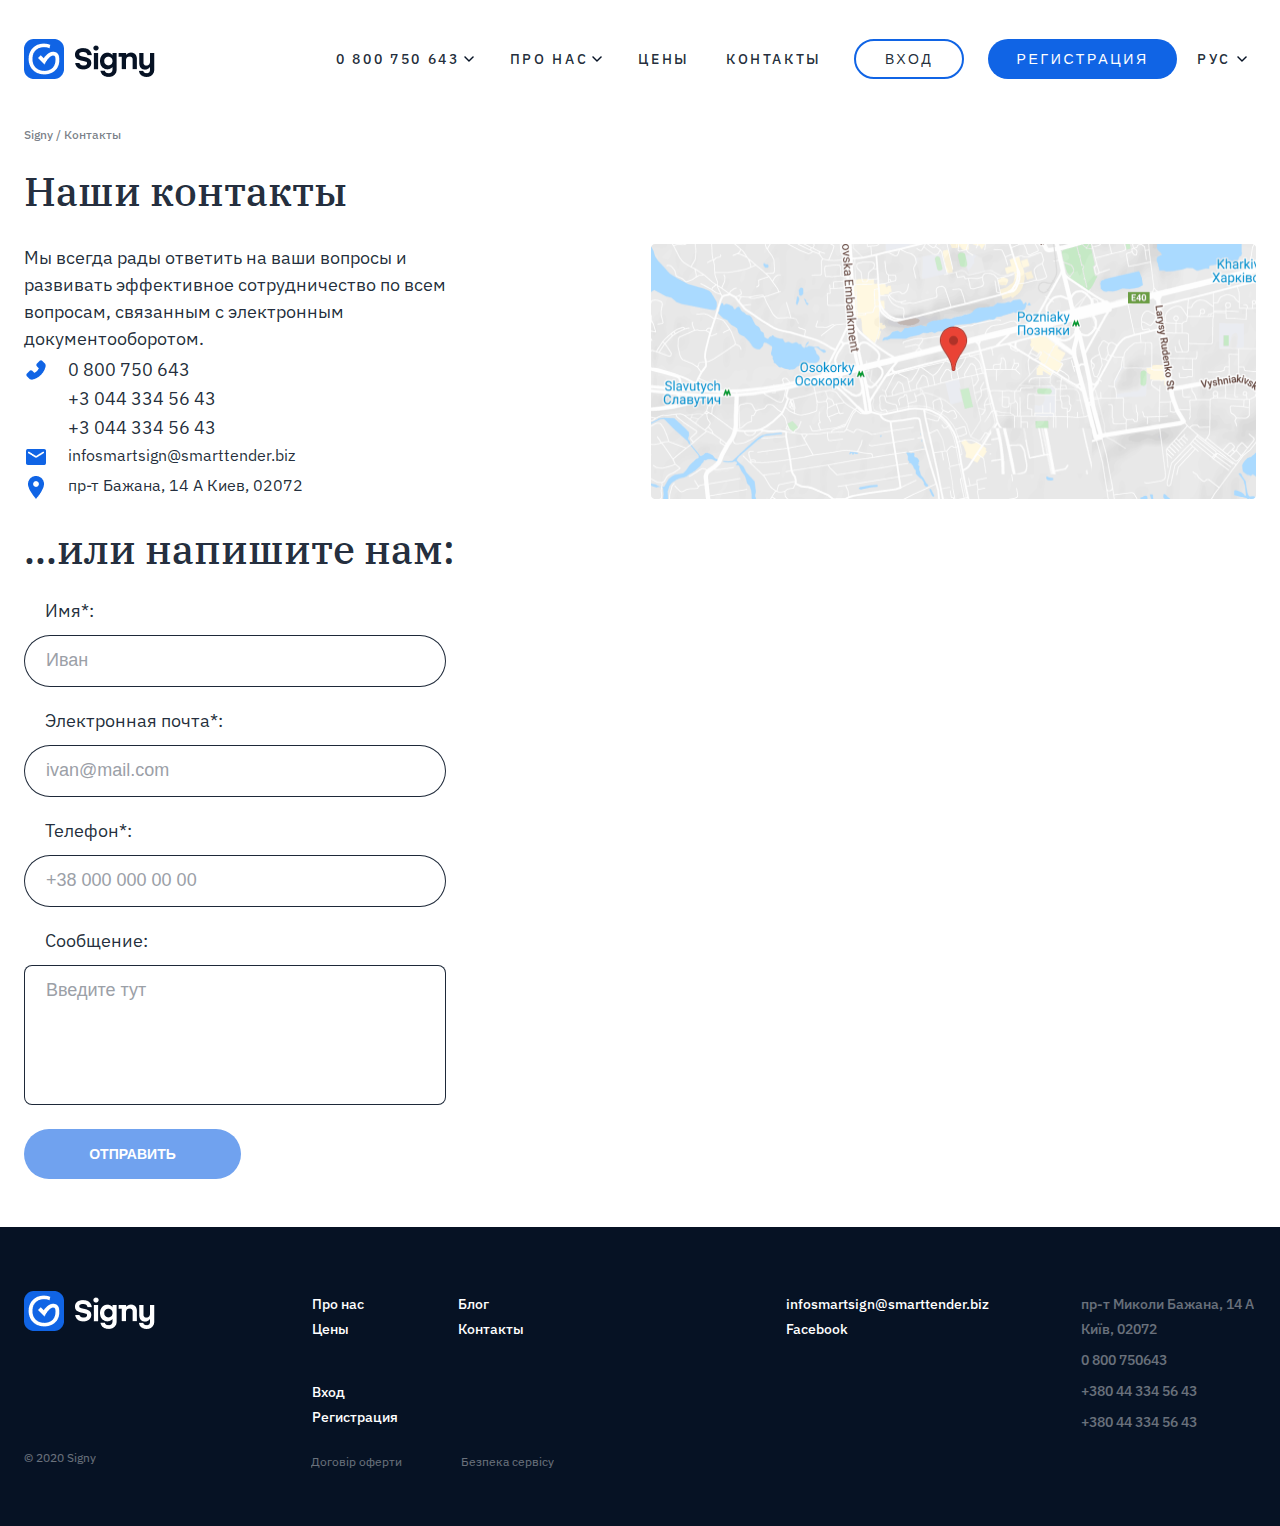
<file: contacts.html>
<!DOCTYPE html>
<html lang="en">
<head>
    <meta charset="UTF-8">
    <meta http-equiv="X-UA-Compatible" content="IE=edge">
    <meta name="viewport" content="width=device-width, initial-scale=1.0">
    <link
        href="https://fonts.googleapis.com/css2?family=IBM+Plex+Sans:wght@400;500;600;700&family=IBM+Plex+Serif:wght@500&display=swap"
        rel="stylesheet">
    <link rel="stylesheet" href="css/contacts.css">
    <title>Signy</title>
</head>
<body>
    <header class="header">
        <div class="container">
            <div class="wrapper-header">
                <div class="block-logo">
                    <a href="index.html" target="_blank" class="element__block-logo">
                        <img src="img/logo.png" alt="logo" class="logo">
                    </a>
                </div>
                <div class="header-menu">
                    <ul class="ul__header-menu">
                        <li class="li__header-menu numbers" id="li__header-menu__number" onclick="openNumber()">
                            <a href="tel:0 800 750 643" class="element__header-menu">
                                0 800 750 643
                            </a>
                            <div class="arrow__header-menu" id="arrow__header-menu-number"></div>
                        </li>
                        <li class="li__header-menu our" id="li__header-menu__our" onclick="openOur()">
                            <a href="about.html" target="_blank" class="element__header-menu">
                                про нас
                            </a>
                            <div class="arrow__header-menu" id="arrow__header-menu-our"></div>
                        </li>
                        <li class="li__header-menu">
                            <a href="error.html" class="element__header-menu">
                                цены
                            </a>
                        </li>
                        <li class="li__header-menu">
                            <a href="#" class="element__header-menu">
                                контакты
                            </a>
                        </li>
                    </ul>
                    <ul class="ul-number" id="ul-number">
                        <li class="li-our">
                            <a href="tel:+380 44 334 56 43" class="element-our">
                                +380 44 334 56 43
                            </a>
                        </li>
                        <li class="li-our">
                            <a href="tel:+380 44 334 56 43" class="element-our">
                                +380 44 338 86 43
                            </a>
                        </li>
                    </ul>
                    <ul class="ul-our" id="ul-our">
                        <li class="li-our">
                            <a href="blog.html" target="_blank" class="element-our">
                                блог
                            </a>
                        </li>
                        <li class="li-our">
                            <a href="videos.html" target="_blank" class="element-our">
                                видео
                            </a>
                        </li>
                        <li class="li-our">
                            <a href="FAQ.html" target="_blank" class="element-our">
                                вопросы
                            </a>
                        </li>
                    </ul>
                </div>
                <div class="btns-header">
                    <button class="btn-white btn-come">
                        Вход
                    </button>
                    <button class="btn-blue btn-registration">
                        регистрация
                    </button>
                </div>
                <div class="language">
                    <a href="#" class="element__language">
                        рус
                    </a>
                    <img src="img/arrow-menu.png" alt="" class="arrow__language">
                </div>
                <div id="sidebar">
                    <div class="burger" id="burger" onclick="openMenu()"></div>
                    <div class="container__sidebar">
                        <div class="wrapper-sidebar">
                            <div class="block-logo">
                                <a href="index.html" target="_blank" class="element__block-logo">
                                    <img src="img/logo.png" alt="logo" class="logo">
                                </a>
                            </div>
                            <div class="burger__close" id="burger" onclick="closeMenu()"></div>
                        </div>
                        <img src="img/line-sidebar.png" alt="" class="line__sidebar">
                        <ul class="ul-sidebar__menu ul-sidebar__menu-contact">
                            <li class="li-sidebar__menu li-sidebar__menu-contact">
                                <a href="tel:0 800 750 643" class="element-sidebar__menu element-sidebar__menu-contact">
                                    0 800 750 643
                                </a>
                            </li>
                            <li class="li-sidebar__menu li-sidebar__menu-contact">
                                <a href="tel:+380 44 334 56 43" class="element-sidebar__menu element-sidebar__menu-contact">
                                    +380 44 334 56 43
                                </a>
                            </li>
                            <li class="li-sidebar__menu li-sidebar__menu-contact">
                                <a href="tel:+380 44 334 56 43" class="element-sidebar__menu element-sidebar__menu-contact">
                                    +380 44 338 86 43
                                </a>
                            </li>
                        </ul>
                        <img src="img/line-sidebar.png" alt="" class="line__sidebar btn-ul-sidebar__menu-contact">
                        <div class="wrapper-sidebar wrapper-sidebar__btn">
                            <button class="btn-white btn-white__sidebar">
                                Вход
                            </button>
                            <button class="btn-blue btn-blue__sidebar">
                                Регистрация
                            </button>
                        </div>
                        <img src="img/line-sidebar.png" alt="" class="line__sidebar btn-line__sidebar">
                        <ul class="ul-sidebar__menu">
                            <li class="li-sidebar__menu">
                                <a href="about.html" target="_blank" class="element-sidebar__menu">
                                    про нас
                                </a>
                            </li>
                            <li class="li-sidebar__menu">
                                <a href="blog.html" target="_blank" class="element-sidebar__menu">
                                    блог
                                </a>
                            </li>
                            <li class="li-sidebar__menu">
                                <a href="videos.html" target="_blank" class="element-sidebar__menu">
                                    видео
                                </a>
                            </li>
                            <li class="li-sidebar__menu">
                                <a href="FAQ.html" target="_blank" class="element-sidebar__menu">
                                    вопросы
                                </a>
                            </li>
                            <li class="li-sidebar__menu">
                                <a href="error.html" class="element-sidebar__menu">
                                    цены
                                </a>
                            </li>
                            <li class="li-sidebar__menu">
                                <a href="contacts.html" class="element-sidebar__menu">
                                    контакты
                                </a>
                            </li>
                        </ul>
                        <img src="img/line-sidebar.png" alt="" class="line__sidebar btn-line__sidebar">
                        <ul class="ul-language__sidebar">
                            <li class="li-language__sidebar">
                                <a href="#" class="element-sidebar__menu element-language__sidebar">
                                    укр
                                </a>
                            </li>
                            <li class="li-language__sidebar">
                                <a href="#" class="element-sidebar__menu element-language__sidebar">
                                    рус
                                </a>
                            </li>
                        </ul>
                    </div>
                </div>
            </div>
        </div>
    </header>
    <section class="road">
        <div class="container">
            <p class="content__road">
                Signy / Контакты
            </p>
        </div>
    </section>
    <section class="contacts">
        <div class="container">
            <h1 class="title__contacts">
                Наши контакты
            </h1>
            <div class="wrapper__contacts">
                <div class="construction__contacts">
                    <p class="text-construction__contacts">
                        Мы всегда рады ответить на ваши вопросы и развивать эффективное сотрудничество по всем вопросам, связанным с электронным документооборотом.
                    </p>
                    <div class="block__construction-contacts block__construction-contacts-top">
                        <img src="img/contacts__img/phone.png" alt="img" class="img__construction-contacts">
                        <ul class="ul__number-block">
                            <li class="li__number-block">
                                <a href="tel:0 800 750 643" class="element__number-block">
                                    0 800 750 643
                                </a>
                            </li>
                            <li class="li__number-block">
                                <a href="tel:+3 044 334 56 43" class="element__number-block">
                                    +3 044 334 56 43
                                </a>
                            </li>
                            <li class="li__number-block">
                                <a href="tel:+3 044 334 56 43" class="element__number-block">
                                    +3 044 334 56 43
                                </a>
                            </li>
                        </ul>
                    </div>
                    <div class="block__construction-contacts">
                        <img src="img/contacts__img/mail.png" alt="img" class="img__construction-contacts">
                        <a href="#" class="element__construction-contacts">
                            infosmartsign@smarttender.biz
                        </a>
                    </div>
                    <div class="block__construction-contacts">
                        <img src="img/contacts__img/map.png" alt="img" class="img__construction-contacts">
                        <p href="#" class="element__construction-contacts">
                            пр-т Бажана, 14 А
                            Киев, 02072
                        </p>
                    </div>
                </div>
                <img src="img/contacts__img/bigmap.png" alt="map" class="map__contacts">
            </div>
        </div>
    </section>
    <section class="survey">
        <div class="container">
            <h1 class="title__survey">
                ...или напишите нам:
            </h1>
            <div class="inputs-construction">
                <form action="#" class="form__inputs-construction">
                    <div class="block-input__survey">
                        <p class="name-input">
                            Имя*:
                        </p>
                        <input type="Имя" placeholder="Иван" name="Имя" class="input__survey" required>
                    </div>
                    <div class="block-input__survey">
                        <p class="name-input">
                            Электронная почта*:
                        </p>
                        <input type="E-mail" placeholder="ivan@mail.com" name="E-mail" class="input__survey" required>
                    </div>
                    <div class="block-input__survey">
                        <p class="name-input">
                            Телефон*:
                        </p>
                        <input type="Number" placeholder="+38 000 000 00 00" name="Number" class="input__survey" required>
                    </div>
                    <div class="block-input__survey">
                        <p class="name-input">
                            Сообщение:
                        </p>
                        <input type="SMS" placeholder="Введите тут" name="SMS" class="input__survey big-input__survey" required>
                    </div>
                    <button class="btn__inputs-construction">
                        Отправить
                    </button>
                </form>
            </div>
        </div>
    </section>
    <footer class="footer">
        <div class="container">
            <div class="wrapper__footer top">
                <div class="block-logo">
                    <a href="index.html" target="_blank" class="element__block-logo">
                        <img src="img/logo__footer.png" alt="logo" class="logo">
                    </a>
                </div>
                <div class="menu__footer column-one">
                    <ul class="ul-menu__footer">
                        <li class="li-menu__footer">
                            <a href="blog.html" target="_blank" class="element-menu__footer">
                                Про нас
                            </a>
                        </li>
                        <li class="li-menu__footer">
                            <a href="error.html" class="element-menu__footer">
                                Цены
                            </a>
                        </li>
                    </ul>
                    <ul class="ul-menu__footer blog-contacts">
                        <li class="li-menu__footer">
                            <a href="blog.html" target="_blank" class="element-menu__footer">
                                Блог
                            </a>
                        </li>
                        <li class="li-menu__footer">
                            <a href="contacts.html" class="element-menu__footer">
                                Контакты
                            </a>
                        </li>
                    </ul>
                    </ul>
                    <ul class="ul-menu__footer profile">
                        <li class="li-menu__footer">
                            <a href="#" class="element-menu__footer">
                                Вход
                            </a>
                        </li>
                        <li class="li-menu__footer">
                            <a href="#" class="element-menu__footer">
                                Регистрация
                            </a>
                        </li>
                    </ul>
                </div>
                <div class="menu__footer column-two">
                    <ul class="ul-menu__footer inform">
                        <li class="li-menu__footer">
                            <a href="#" class="element-menu__footer">
                                infosmartsign@smarttender.biz
                            </a>
                        </li>
                        <li class="li-menu__footer">
                            <a href="#" class="element-menu__footer">
                                Facebook
                            </a>
                        </li>
                    </ul>
                    <ul class="ul-menu__footer">
                        <li class="li-menu__footer li-gray">
                            <a href="#" class="element-menu__footer el-gray">
                                пр-т Миколи Бажана, 14 А
                                Київ, 02072
                            </a>
                        </li>
                        <li class="li-menu__footer li-gray">
                            <a href="tel:0 800 750643" class="element-menu__footer el-gray">
                                0 800 750643
                            </a>
                        </li>
                        <li class="li-menu__footer li-gray">
                            <a href="tel:+380 44 334 56 43" class="element-menu__footer el-gray">
                                +380 44 334 56 43
                            </a>
                        </li>
                        <li class="li-menu__footer li-gray">
                            <a href="tel:+380 44 334 56 43" class="element-menu__footer el-gray">
                                +380 44 334 56 43
                            </a>
                        </li>
                    </ul>
                </div>
                <div class="up__footer">
                    <img src="img/arrow__top.png" alt="arrow" class="img-up__footer">
                </div>
            </div>
            <div class="wrapper__footer bottom">
                <p class="content-logo__footer">
                    © 2020 Signy
                </p>
                <ul class="ul-footer__bottom">
                    <li class="li-footer__bottom">
                        <a href="#" class="element-footer__bottom">
                            Договір оферти
                        </a>
                    </li>
                    <li class="li-footer__bottom">
                        <a href="#" class="element-footer__bottom">
                            Безпека сервісу
                        </a>
                    </li>
                </ul>
            </div>
        </div>
    </footer>

    <script src="js/header.js"></script>
    <script src="js/burger.js"></script>
    <script src="js/input.js"></script>
    <script src="js/scroll.js"></script>
</body>
</html>
</file>
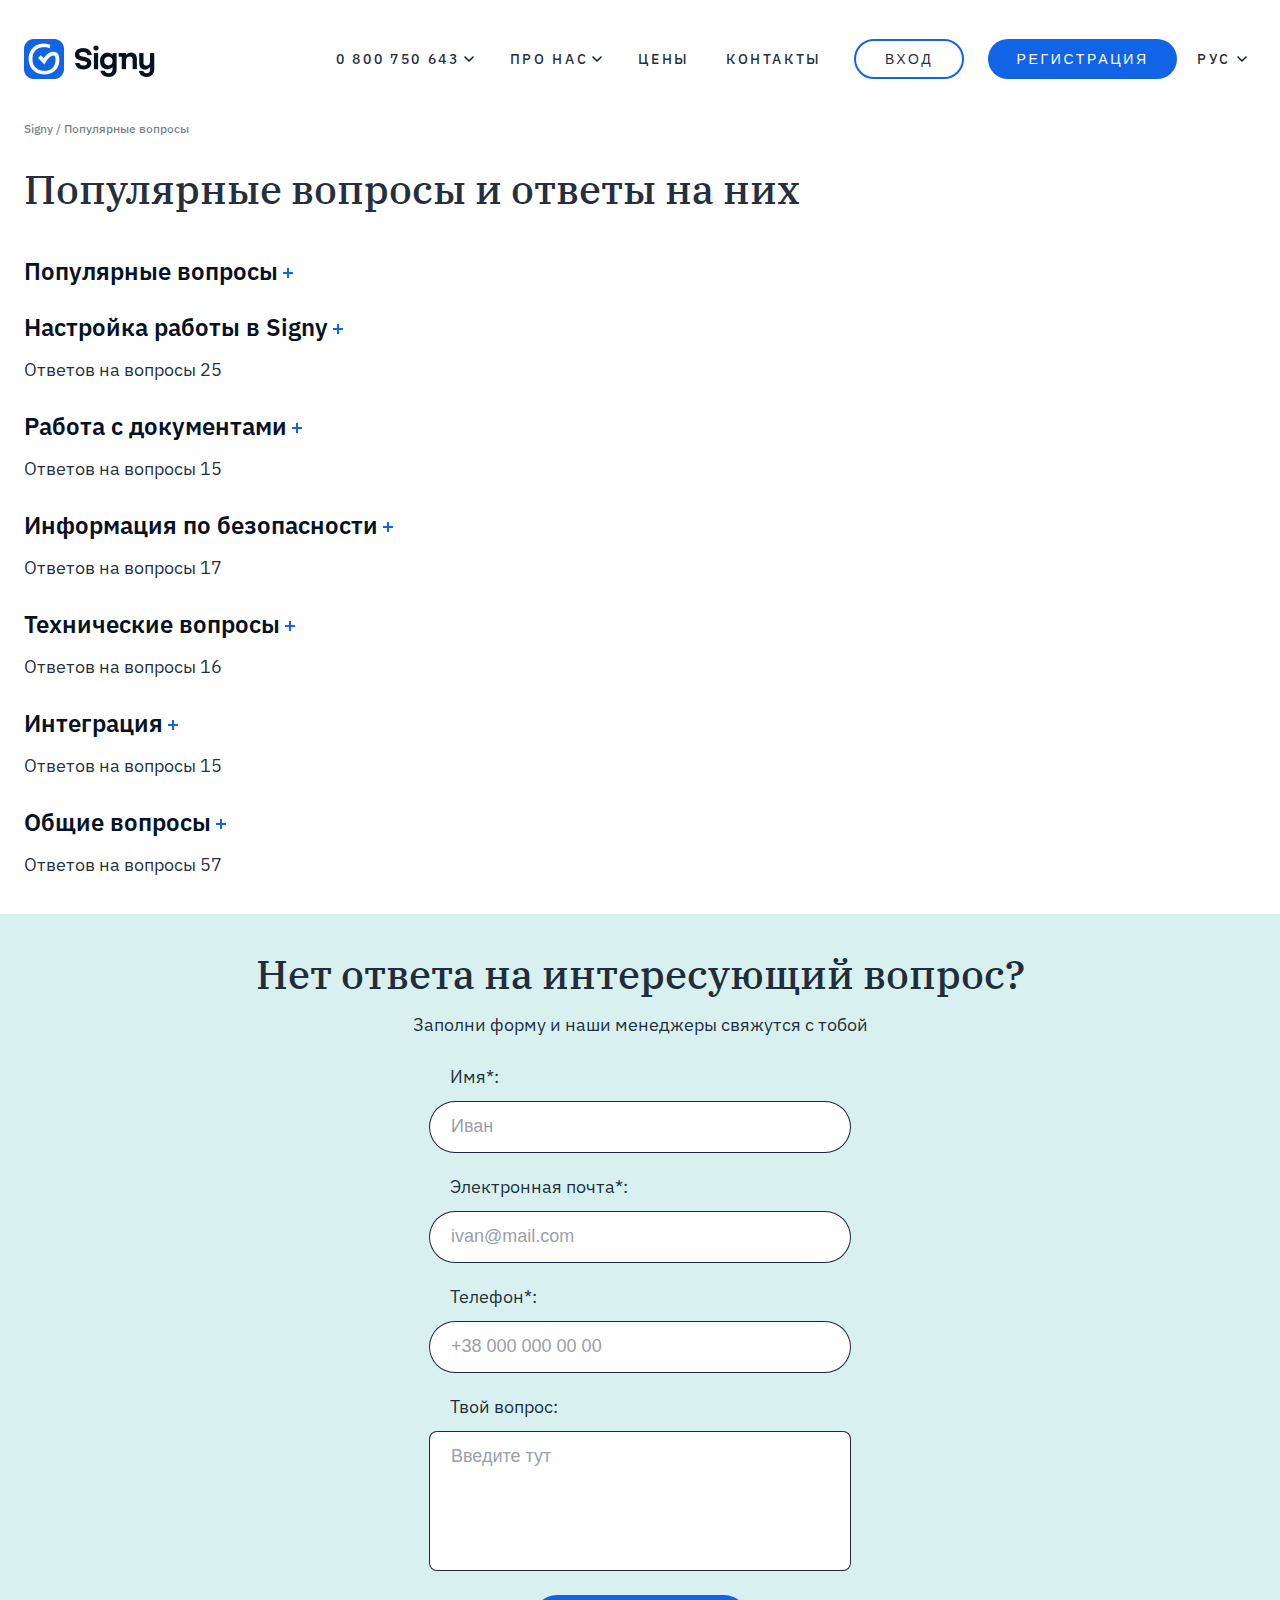
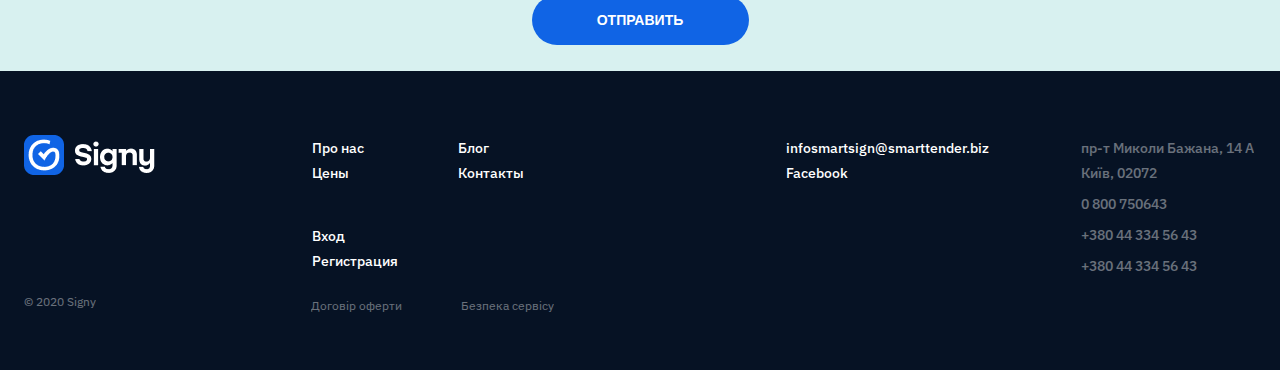
<file: FAQ.html>
<!DOCTYPE html>
<html lang="en">

<head>
    <meta charset="UTF-8">
    <meta http-equiv="X-UA-Compatible" content="IE=edge">
    <meta name="viewport" content="width=device-width, initial-scale=1.0">
    <link
        href="https://fonts.googleapis.com/css2?family=IBM+Plex+Sans:wght@400;500;600;700&family=IBM+Plex+Serif:wght@500&display=swap"
        rel="stylesheet">
    <link rel="stylesheet" href="css/FAQ.css">
    <title>Signy</title>
</head>

<body>
    <header class="header">
        <div class="container">
            <div class="wrapper-header">
                <div class="block-logo">
                    <a href="index.html" target="_blank" class="element__block-logo">
                        <img src="img/logo.png" alt="logo" class="logo">
                    </a>
                </div>
                <div class="header-menu">
                    <ul class="ul__header-menu">
                        <li class="li__header-menu numbers" id="li__header-menu__number" onclick="openNumber()">
                            <a href="tel:0 800 750 643" class="element__header-menu">
                                0 800 750 643
                            </a>
                            <div class="arrow__header-menu" id="arrow__header-menu-number"></div>
                        </li>
                        <li class="li__header-menu our" id="li__header-menu__our" onclick="openOur()">
                            <a href="about.html" target="_blank" class="element__header-menu">
                                про нас
                            </a>
                            <div class="arrow__header-menu" id="arrow__header-menu-our"></div>
                        </li>
                        <li class="li__header-menu">
                            <a href="error.html" class="element__header-menu">
                                цены
                            </a>
                        </li>
                        <li class="li__header-menu">
                            <a href="contacts.html" target="_blank" class="element__header-menu">
                                контакты
                            </a>
                        </li>
                    </ul>
                    <ul class="ul-number" id="ul-number">
                        <li class="li-our">
                            <a href="tel:+380 44 334 56 43" class="element-our">
                                +380 44 334 56 43
                            </a>
                        </li>
                        <li class="li-our">
                            <a href="tel:+380 44 334 56 43" class="element-our">
                                +380 44 338 86 43
                            </a>
                        </li>
                    </ul>
                    <ul class="ul-our" id="ul-our">
                        <li class="li-our">
                            <a href="blog.html" target="_blank" class="element-our">
                                блог
                            </a>
                        </li>
                        <li class="li-our">
                            <a href="videos.html" class="element-our">
                                видео
                            </a>
                        </li>
                        <li class="li-our">
                            <a href="FAQ.html" target="_blank" class="element-our">
                                вопросы
                            </a>
                        </li>
                    </ul>
                </div>
                <div class="btns-header">
                    <button class="btn-white btn-come">
                        Вход
                    </button>
                    <button class="btn-blue btn-registration">
                        регистрация
                    </button>
                </div>
                <div class="language">
                    <a href="#" class="element__language">
                        рус
                    </a>
                    <img src="img/arrow-menu.png" alt="" class="arrow__language">
                </div>
                <div id="sidebar">
                    <div class="burger" id="burger" onclick="openMenu()"></div>
                    <div class="container__sidebar">
                        <div class="wrapper-sidebar">
                            <div class="block-logo">
                                <a href="index.html" target="_blank" class="element__block-logo">
                                    <img src="img/logo.png" alt="logo" class="logo">
                                </a>
                            </div>
                            <div class="burger__close" id="burger" onclick="closeMenu()"></div>
                        </div>
                        <img src="img/line-sidebar.png" alt="" class="line__sidebar">
                        <ul class="ul-sidebar__menu ul-sidebar__menu-contact">
                            <li class="li-sidebar__menu li-sidebar__menu-contact">
                                <a href="tel:0 800 750 643" class="element-sidebar__menu element-sidebar__menu-contact">
                                    0 800 750 643
                                </a>
                            </li>
                            <li class="li-sidebar__menu li-sidebar__menu-contact">
                                <a href="tel:+380 44 334 56 43"
                                    class="element-sidebar__menu element-sidebar__menu-contact">
                                    +380 44 334 56 43
                                </a>
                            </li>
                            <li class="li-sidebar__menu li-sidebar__menu-contact">
                                <a href="tel:+380 44 334 56 43"
                                    class="element-sidebar__menu element-sidebar__menu-contact">
                                    +380 44 338 86 43
                                </a>
                            </li>
                        </ul>
                        <img src="img/line-sidebar.png" alt="" class="line__sidebar btn-ul-sidebar__menu-contact">
                        <div class="wrapper-sidebar wrapper-sidebar__btn">
                            <button class="btn-white btn-white__sidebar">
                                Вход
                            </button>
                            <button class="btn-blue btn-blue__sidebar">
                                Регистрация
                            </button>
                        </div>
                        <img src="img/line-sidebar.png" alt="" class="line__sidebar btn-line__sidebar">
                        <ul class="ul-sidebar__menu">
                            <li class="li-sidebar__menu">
                                <a href="about.html" target="_blank" class="element-sidebar__menu">
                                    про нас
                                </a>
                            </li>
                            <li class="li-sidebar__menu">
                                <a href="blog.html" target="_blank" class="element-sidebar__menu">
                                    блог
                                </a>
                            </li>
                            <li class="li-sidebar__menu">
                                <a href="videos.html" target="_blank" class="element-sidebar__menu">
                                    видео
                                </a>
                            </li>
                            <li class="li-sidebar__menu">
                                <a href="FAQ.html" class="element-sidebar__menu">
                                    вопросы
                                </a>
                            </li>
                            <li class="li-sidebar__menu">
                                <a href="error.html" class="element-sidebar__menu">
                                    цены
                                </a>
                            </li>
                            <li class="li-sidebar__menu">
                                <a href="contacts.html" target="_blank" class="element-sidebar__menu">
                                    контакты
                                </a>
                            </li>
                        </ul>
                        <img src="img/line-sidebar.png" alt="" class="line__sidebar btn-line__sidebar">
                        <ul class="ul-language__sidebar">
                            <li class="li-language__sidebar">
                                <a href="#" class="element-sidebar__menu element-language__sidebar">
                                    укр
                                </a>
                            </li>
                            <li class="li-language__sidebar">
                                <a href="#" class="element-sidebar__menu element-language__sidebar">
                                    рус
                                </a>
                            </li>
                        </ul>
                    </div>
                </div>
            </div>
        </div>
    </header>
    <section class="road">
        <div class="container">
            <p class="content__road">
                Signy / Популярные вопросы
            </p>
        </div>
    </section>
    <section class="questions">
        <div class="container">
            <h1 class="title__questions">
                Популярные вопросы и ответы на них
            </h1>
            <div class="wrapper-block__questions">
                <div class="block__questions">
                    <h3 class="title-block__questions">
                        Популярные вопросы
                    </h3>
                    <div class="block-spoilers__questions block-spoilers__questions-first">
                        <div class="spoiler__questions">
                            <p class="name-spoiler__questions">
                                Почему круглую пиццу ставят в квадратную коробку, а нарезают треугольниками?
                            </p>
                            <p class="open-spoiler__questions">
                                - Углы позволяют защитить столь любимую нами пиццу от механических повреждений.
                            </p>
                        </div>
                        <div class="spoiler__questions">
                            <p class="name-spoiler__questions">
                                Почему после ремонта дорога опять проваливается?
                            </p>
                            <p class="open-spoiler__questions">
                                Потому что делают ее без соблюдения технологических процессов.
                            </p>
                        </div>
                        <div class="spoiler__questions">
                            <p class="name-spoiler__questions">
                                Почему вода мокрая?
                            </p>
                            <p class="open-spoiler__questions">
                                - Потому что пребывает в одном из трех агрегатных состояний.
                            </p>
                        </div>
                        <div class="spoiler__questions">
                            <p class="name-spoiler__questions">
                                Видят ли микробы друг друга?
                            </p>
                            <p class="open-spoiler__questions">
                                - Нет, микробы не смогли бы видеть своих собратьев.
                            </p>
                        </div>
                        <div class="spoiler__questions">
                            <p class="name-spoiler__questions">
                                Почему кровь красная а вены синие?
                            </p>
                            <p class="open-spoiler__questions">
                                - Потому что большое количество оксигена в взаимодействии с гемоглобином дает
                                ярко-красный
                                цвет крови, а малое, как у вен, наоборот, темно-красный с синим оттенком.
                            </p>
                        </div>
                        <div class="spoiler__questions">
                            <p class="name-spoiler__questions">
                                Из чего сделана радуга?
                            </p>
                            <p class="open-spoiler__questions">
                                - Радуга возникает из-за того, что солнечный свет преломляется и отражается капельками
                                воды
                                (дождя или тумана), парящими в атмосфере.
                            </p>
                        </div>
                    </div>
                </div>
                <div class="flexbox-block__questions">
                    <div class="block__questions">
                        <h3 class="title-block__questions">
                            Настройка работы в Signy
                        </h3>
                        <div class="block-spoilers__questions block-spoilers__questions-first">
                            <p class="replacement">
                                Здесь пока ничего нет :с
                            </p>
                        </div>
                    </div>
                    <p class="answers__questions">
                        Ответов на вопросы 25
                    </p>
                </div>
                <div class="flexbox-block__questions">
                    <div class="block__questions">
                        <h3 class="title-block__questions">
                            Работа с документами
                        </h3>
                        <div class="block-spoilers__questions block-spoilers__questions-first">
                            <p class="replacement">
                                Здесь пока ничего нет :с
                            </p>
                        </div>
                    </div>
                    <p class="answers__questions">
                        Ответов на вопросы 15
                    </p>
                </div>
                <div class="flexbox-block__questions">
                    <div class="block__questions">
                        <h3 class="title-block__questions">
                            Информация по безопасности
                        </h3>
                        <div class="block-spoilers__questions block-spoilers__questions-first">
                            <p class="replacement">
                                Здесь пока ничего нет :с
                            </p>
                        </div>
                    </div>
                    <p class="answers__questions">
                        Ответов на вопросы 17
                    </p>
                </div>
                <div class="flexbox-block__questions">
                    <div class="block__questions">
                        <h3 class="title-block__questions">
                            Технические вопросы
                        </h3>
                        <div class="block-spoilers__questions block-spoilers__questions-first">
                            <p class="replacement">
                                Здесь пока ничего нет :с
                            </p>
                        </div>
                    </div>
                    <p class="answers__questions">
                        Ответов на вопросы 16
                    </p>
                </div>
                <div class="flexbox-block__questions">
                    <div class="block__questions">
                        <h3 class="title-block__questions">
                            Интеграция
                        </h3>
                        <div class="block-spoilers__questions block-spoilers__questions-first">
                            <p class="replacement">
                                Здесь пока ничего нет :с
                            </p>
                        </div>
                    </div>
                    <p class="answers__questions">
                        Ответов на вопросы 15
                    </p>
                </div>
                <div class="flexbox-block__questions">
                    <div class="block__questions">
                        <h3 class="title-block__questions">
                            Общие вопросы
                        </h3>
                        <div class="block-spoilers__questions block-spoilers__questions-first">
                            <p class="replacement">
                                Здесь пока ничего нет :с
                            </p>
                        </div>
                    </div>
                    <p class="answers__questions">
                        Ответов на вопросы 57
                    </p>
                </div>
            </div>
        </div>
    </section>
    <section class="separate-question">
        <div class="container">
            <h1 class="title__separate-question">
                Нет ответа на интересующий вопрос?
            </h1>
            <p class="action__separate-question">
                Заполни форму и наши менеджеры свяжутся с тобой
            </p>
            <form action="#" class="form__inputs-construction">
                <div class="block-input__survey">
                    <p class="name-input">
                        Имя*:
                    </p>
                    <input type="Имя" placeholder="Иван" name="Имя" class="input__survey" required>
                </div>
                <div class="block-input__survey">
                    <p class="name-input">
                        Электронная почта*:
                    </p>
                    <input type="E-mail" placeholder="ivan@mail.com" name="E-mail" class="input__survey" required>
                </div>
                <div class="block-input__survey">
                    <p class="name-input">
                        Телефон*:
                    </p>
                    <input type="Number" placeholder="+38 000 000 00 00" name="Number" class="input__survey" required>
                </div>
                <div class="block-input__survey">
                    <p class="name-input">
                        Твой вопрос:
                    </p>
                    <input type="SMS" placeholder="Введите тут" name="SMS" class="input__survey big-input__survey"
                        required>
                </div>
                <button class="btn__inputs-construction">
                    Отправить
                </button>
            </form>
        </div>
    </section>
    <footer class="footer">
        <div class="container">
            <div class="wrapper__footer top">
                <div class="block-logo">
                    <a href="index.html" target="_blank" class="element__block-logo">
                        <img src="img/logo__footer.png" alt="logo" class="logo">
                    </a>
                </div>
                <div class="menu__footer column-one">
                    <ul class="ul-menu__footer">
                        <li class="li-menu__footer">
                            <a href="blog.html" target="_blank" class="element-menu__footer">
                                Про нас
                            </a>
                        </li>
                        <li class="li-menu__footer">
                            <a href="error.html" class="element-menu__footer">
                                Цены
                            </a>
                        </li>
                    </ul>
                    <ul class="ul-menu__footer blog-contacts">
                        <li class="li-menu__footer">
                            <a href="blog.html" target="_blank" class="element-menu__footer">
                                Блог
                            </a>
                        </li>
                        <li class="li-menu__footer">
                            <a href="contacts.html" target="_blank" class="element-menu__footer">
                                Контакты
                            </a>
                        </li>
                    </ul>
                    </ul>
                    <ul class="ul-menu__footer profile">
                        <li class="li-menu__footer">
                            <a href="#" class="element-menu__footer">
                                Вход
                            </a>
                        </li>
                        <li class="li-menu__footer">
                            <a href="#" class="element-menu__footer">
                                Регистрация
                            </a>
                        </li>
                    </ul>
                </div>
                <div class="menu__footer column-two">
                    <ul class="ul-menu__footer inform">
                        <li class="li-menu__footer">
                            <a href="#" class="element-menu__footer">
                                infosmartsign@smarttender.biz
                            </a>
                        </li>
                        <li class="li-menu__footer">
                            <a href="#" class="element-menu__footer">
                                Facebook
                            </a>
                        </li>
                    </ul>
                    <ul class="ul-menu__footer">
                        <li class="li-menu__footer li-gray">
                            <a href="#" class="element-menu__footer el-gray">
                                пр-т Миколи Бажана, 14 А
                                Київ, 02072
                            </a>
                        </li>
                        <li class="li-menu__footer li-gray">
                            <a href="tel:0 800 750643" class="element-menu__footer el-gray">
                                0 800 750643
                            </a>
                        </li>
                        <li class="li-menu__footer li-gray">
                            <a href="tel:+380 44 334 56 43" class="element-menu__footer el-gray">
                                +380 44 334 56 43
                            </a>
                        </li>
                        <li class="li-menu__footer li-gray">
                            <a href="tel:+380 44 334 56 43" class="element-menu__footer el-gray">
                                +380 44 334 56 43
                            </a>
                        </li>
                    </ul>
                </div>
                <div class="up__footer">
                    <img src="img/arrow__top.png" alt="arrow" class="img-up__footer">
                </div>
            </div>
            <div class="wrapper__footer bottom">
                <p class="content-logo__footer">
                    © 2020 Signy
                </p>
                <ul class="ul-footer__bottom">
                    <li class="li-footer__bottom">
                        <a href="#" class="element-footer__bottom">
                            Договір оферти
                        </a>
                    </li>
                    <li class="li-footer__bottom">
                        <a href="#" class="element-footer__bottom">
                            Безпека сервісу
                        </a>
                    </li>
                </ul>
            </div>
        </div>
    </footer>

    <script src="https://code.jquery.com/jquery-3.6.0.min.js"></script>
    <script src="js/header.js"></script>
    <script src="js/burger.js"></script>
    <script src="js/input.js"></script>
    <script src="js/scroll.js"></script>
    <script src="js/FAQ/spoilerQuestions.js"></script>
</body>

</html>
</file>
<file: css/about.css>
* {
    padding: 0;
    margin: 0;
}

body {
    font-family: 'IBM Plex Sans', sans-serif;    
    color: rgba(6, 18, 36, 0.9);
    background-color: #fff;
}

ul, li {
    display: block;
}

a {
    text-decoration: none;
    transition: all 0.3s ease;
    color: rgba(6, 18, 36, 0.9);
}

h1 {
    font-family: 'IBM Plex Serif', sans-serif;
    font-weight: 500;
    font-size: 40px;
}

button {
    cursor: pointer;
    transition: all 0.3s ease;
}

.container {
    width: 1232px;
    margin: 0 auto;
}

.wrapper-header {
    padding-top: 39px;
    display: flex;
    align-items: center;
}

.block-logo {
    width: 130px;
    height: 40px;
}

.ul__header-menu {
    display: flex;
    align-items: center;
    margin-left: 182px;
}

.li__header-menu {
    cursor: pointer;
    display: flex;
    align-items: center;
    transition: all 0.3s ease;
    margin-left: 36px;
}

.li__header-menu:first-child {
    margin-left: 0;
}

.li__header-menu:hover {
    opacity: 0.7;
}

.element__header-menu {
    font-weight: 500;
    font-size: 14px;
    letter-spacing: 0.19em;
    text-transform: uppercase;
}

.arrow__header-menu {
    width: 10px;
    height: 6px;
    margin-left: 4px;
    background: url(../img/arrow-menu.png) no-repeat;
    background-size: cover;
}

.up-arrow__header {
    background: url(../img/arrow-menu__header-up.png) no-repeat;
}

.ul-our {
    background-color: #EFF6FD;
    z-index: 2;
    position: absolute;
    margin-left: 360px;
    display: none;
}

.ul-our__active {
    display: block;
}

.ul-number {
    background-color: #EFF6FD;
    z-index: 2;
    position: absolute;
    margin-left: 182px;
    display: none;
}

.ul-number__active {
    display: block;
}

.li-our {
    padding: 10px;
    cursor: pointer;
    transition: all 0.3s ease;
}

.li-our:hover {
    background: #E2EDFB;
}

.element-our {
    letter-spacing: 0.19em;
    text-transform: uppercase;
    font-weight: 500;
    font-size: 14px;
}

.btns-header {
    display: flex;
    align-items: center;
    margin-left: 32px;
}

.btn-white {
    background: none;
    border: 2px solid #1064E5;
    border-radius: 43px;
    text-transform: uppercase;
    font-size: 14px;
    font-weight: 500;
    letter-spacing: 0.19em;
    width: 110px;
    height: 40px;
    color: rgba(6, 18, 36, 0.9);
}

.btn-white:hover {
    background: #1064E5;
    color: #fff;
}

.btn-blue {
    border: none;
    background: #1064E5;
    border-radius: 45px;
    height: 40px;
    letter-spacing: 0.19em;
    text-transform: uppercase;
    font-weight: 500;
    font-size: 14px;
    color: #fff;
}

.btn-blue:hover {
    background: none;
    border: 2px solid #1064E5;
    color: rgba(6, 18, 36, 0.9);
}

.btn-blue.btn-registration {
    width: 189px;
    margin-left: 24px;
}

.language {
    cursor: pointer;
    transition: all 0.3s ease;
    display: flex;
    align-items: center;
    margin-left: 20px;
}

.language:hover {
    opacity: 0.7;
}

.element__language {
    letter-spacing: 0.19em;
    text-transform: uppercase;
    font-weight: 500;
    font-size: 14px;
}

.arrow__language {
    margin-left: 6px;
}

/*  */

#sidebar {
    /* margin-top: -35px;    */
    position: fixed;
    width: 450px;
    top: 10px;
    z-index: 22;
    height: 100vh;
    border-radius: 5px 0 0 0;
    background-color: #fff;
    right: -450px;
    -moz-transition: all 0.6s;
    -webkit-transition: all 0.6s;
    transition: all 0.6s ease;
    display: none;
}

#sidebar.active {
    right: 0;
    overflow-y: auto;
}

.burger {
    margin-top: 25px;
    width: 27px;
    height: 27px;
    cursor: pointer;
    background: url(../img/burger.png) no-repeat;
    position: absolute;
    right: 477px;
}

.container__sidebar {
    padding: 35px 44px;
}

.wrapper-sidebar {
    display: flex;
    align-items: center;
    justify-content: space-between;
}

.burger__close {
    cursor: pointer;
    padding: 2px;
    width: 21px;
    height: 21px;
    background: url(../img/close-burger.png) no-repeat;
}

.line__sidebar {
    margin-top: 21px;
}

.ul-sidebar__menu-contact {
    margin-top: 21px;
}

.li-sidebar__menu-contact:not(:first-child) {
    margin-top: 14px;
}

.arrow__header-menu__sidebar {
    display: none;
}

.btn-ul-sidebar__menu-contact {
    margin-top: 20px;
}

.wrapper-sidebar__btn {
    padding: 23px 19px 0 19px;
}

.btn-white__sidebar {
    width: 110px;
    height: 40px;
}

.btn-blue__sidebar {
    width: 189px;
    height: 40px;
}

.btn-line__sidebar {
    margin-top: 20px;
}

.ul-sidebar__menu {
    padding-left: 13px;
    margin-top: 13px;
}

.li-sidebar__menu:not(:first-child) {
    margin-top: 20px;
}

.element-sidebar__menu {
    text-transform: uppercase;
    letter-spacing: 0.19em;
    font-weight: 500;
    font-size: 14px;
    transition: all 0.3s ease;
}

.element-sidebar__menu:hover {
    opacity: 0.6;
}

.ul-language__sidebar {
    margin-top: 21px;
    padding-left: 13px;
    display: flex;
}

.li-language__sidebar:not(:first-child) {
    margin-left: 35px;
}

.element-language__no-active {
    font-weight: 400;
}

.road {
    padding: 40px 0 23px 0;
}

.content__road {
    font-weight: 500;
    font-size: 12px;
}

.about-us {
    padding-bottom: 31px;
}

.content__about-us {
    margin-top: 27px;
}

.text-content__about-us {
    margin-top: 24px;
    font-size: 18px;
    line-height: 26px;
}

.card-content__about-us {
    margin: 0 auto;
    margin-top: 24px;
    display: flex;
    align-items: center;
    width: 1067px;
    justify-content: space-between;
}

.text__card-content {
    width: 397px;
    font-size: 18px;
    line-height: 26px;
}

.initials__card-content {
    margin-top: 30px;
    font-size: 18px;
    line-height: 26px;
    width: 144px;
    text-align: right;
    margin-left: auto;
}

.initials__card-content>span {
    font-weight: 500;
}

.logos-slider {
    padding-bottom: 24px;
}

.title__logos-slider {
    text-align: center;
}

.slider {
    margin-top: 55px;
}

.slick-list {
    overflow: hidden;
}

.slick-track {
    display: flex;
}

.slider-item {
    display: flex;
    align-items: center;
    justify-content: space-between;
}

.slider .slick-dots {
    margin-top: 24px;
    display: flex;
    align-items: center;
    justify-content: center;
}

.slider .slick-dots li {
    list-style: none;
    margin-left: 25px;
}

.slider .slick-dots li:first-child {
    margin-left: 0;
}

.slider .slick-dots button{
    font-size: 0;
    width: 10px;
    height: 10px;
    cursor: pointer;
    border: 2px solid #1064E5;
    background: none;
    border-radius: 50%;
}

.slider .slick-dots li.slick-active button {
    background: #1064E5;
}

.continuation-about {
    padding-bottom: 29px;
}

.text-content__continuation {
    font-size: 18px;
    line-height: 26px;
}

.text-content__continuation:not(:first-child) {
    margin-top: 24px;
}

.img-signature__about {
    margin: 0 auto;
    display: block;
    margin-top: 54px;
}

.news {
    padding: 56px 0 98px 0;
    background-color: #D8F1F0;
}

.block__news {
    display: flex;
    flex-direction: column;
    align-items: center;
}

.input-construction {
    margin-top: 30px;
}

.content__input-construction {
    font-size: 18px;
    line-height: 33px;
}

.form__input-construction {
    margin-top: 29px;
    display: flex;
    align-items: center;
}

.input__input-construction {
    border-radius: 37px;
    width: 379px;
    padding-left: 20px;
    height: 50px;
    border: 1px solid #1064E5;
    outline: none;
    font-size: 20px;
}

.btn__input-construction {
    letter-spacing: 0.19em;
    text-transform: uppercase;
    font-weight: 500;
    font-size: 14px;
    width: 178px;
    height: 50px;
    margin-left: 18px;
}

.construction__subscription-news {
    padding-top: 53px;
    text-align: center;
    align-items: center;
    display: none;
    /* animation-name: fade; */
    animation: fade 0.3s ease ;
}

@keyframes fade {
    0% {
        opacity: 0.3;
    }
    50% {
        opacity: 0.6;
    }
    100% {
        opacity: 1;
    }
}

.content__subscription-news {
    margin: 0 auto;
    margin-top: 30px;
    font-size: 18px;
    line-height: 33px;
    text-align: center;
    width: 505px;
}

.content__subscription-news>span {
    font-weight: 500;
}

.footer {
    padding: 64px 0 56px 0;
    background-color: #061224;
    color: #fff;
}

.wrapper__footer {
    display: flex;
}

.menu__footer.column-one {
    margin-left: 158px;
    display: flex;
    width: 214px;
    flex-wrap: wrap;
}

.ul-menu__footer.blog-contacts {
    margin-left: 94px;
}

.ul-menu__footer.profile {
    margin-top: 32px;
}

.menu__footer.column-two {
    margin-left: 260px;
    display: flex;
}

.li-menu__footer {
    line-height: 24px;
}

.element-menu__footer {
    color: #fff;
    font-weight: 500;
    font-size: 14px;
    transition: all 0.3s ease;
}

.element-menu__footer:hover {
    opacity: 0.4;
}

.menu__footer.column-two .ul-menu__footer:last-child {
    margin-left: 92px;
}

.li-menu__footer.li-gray {
    margin-top: 6px;
    width: 175px;
}

.li-menu__footer.li-gray:first-child {
    margin-top: 0;
}

.element-menu__footer.el-gray {
    opacity: 0.4;
}

.element-menu__footer.el-gray:hover {
    opacity: 1;
}

.wrapper__footer.bottom{
    margin-top: 16px;
}

.content-logo__footer {
    opacity: 0.4;
    font-size: 12px;
}

.up__footer {
    display: none;
}

.ul-footer__bottom {
    margin-left: 215px;
    display: flex;
    align-items: center;
}

.li-footer__bottom {
    margin-left: 59px;
}

.li-footer__bottom:first-child {
    margin-left: 0;
}

.element-footer__bottom {
    color: #fff;
    opacity: 0.4;
    font-size: 12px;
    transition: all 0.3s ease;
}

.element-footer__bottom:hover {
    opacity: 1;
}

@media screen and (max-width: 1250px) {
    .container {
        width: 1180px;
    }

    .li__header-menu {
        margin-left: 15px;;
    }

    .big-img-content__about-us {
        width: 100%;
    }

    .menu__footer.column-two {
        margin-left: 200px;
    }
}

@media screen and (max-width: 1200px) {
    .container {
        width: 970px;
    }

    .header {
        padding-top: 35px;
        background-position: center top;
    }

    .wrapper-header {
        padding-top: 0;
    }

    .ul__header-menu {
        margin-left: 80px;
    }

    .element__header-menu, .element__language {
        font-size: 12px;
    }

    .btn-white.btn-come {
        width: 90px;
        height: 35px;
    }

    .btn-blue.btn-registration {
        width: 150px;
        height: 35px;
        margin-left: 14px;
    }

    .language {
        margin-left: 10px;
    }

    .ul-number {
        margin-left: 80px;
    }

    .li-our {
        padding: 5px;
    }

    .element-our {
        font-size: 12px;
        letter-spacing: 0.1em;
    }

    .ul-our {
        margin-left: 215px;
    }

    .card-content__about-us {
        width: 100%;
    }

    .input-construction {
        align-items: center;
        text-align: center;
    }

    .menu__footer {
        flex-direction: column;
    }

    .menu__footer.column-one {
        margin-left: 52px;
    }

    .ul-menu__footer.blog-contacts {
        margin-left: 0;
    }

    .ul-menu__footer.profile {
        margin-top: 0;
    }

    .menu__footer.column-two .ul-menu__footer:last-child {
        margin-left: 0;
    }

    .li-menu__footer {
        line-height: 43px;
    }

    .menu__footer.column-two {
        margin-left: 86px;
    }

    .li-menu__footer.li-gray {
        line-height: 24px;
    }

    .up__footer {
        display: block;
        cursor: pointer;
        margin-left: 62px;
    }
}

@media screen and (max-width: 992px) {
    .container {
        width: 720px;
    }

    .btns-header, .language, .header-menu {
        display: none;
    }

    #sidebar {
        display: block;
    }

    .img__card-content {
        width: 410px;
        height: 405px;
    }

    .text__card-content {
        width: 300px;
    }
}

@media screen and (max-width: 768px) {
    .container {
        width: 668px;
    }

    h1 {
        font-size: 34px;
    }

    .wrapper-header {
        padding-top: 35px;
    }

    .road {
        padding: 24px 0;
    }

    .about-us {
        padding-bottom: 50px;
    }

    .content__about-us {
        margin-top: 20px;
    }

    .big-img-content__about-us {
        height: 422px;
        object-fit: cover;
        border-radius: 4px;
    }

    .text-content__about-us {
        font-size: 16px;
        line-height: 24px;
    }

    .card-content__about-us {
        margin-top: 34px;
    }

    .text__card-content, .initials__card-content {
        font-size: 16px;
        line-height: 24px;
    }

    .text__card-content {
        width: 200px;
    }

    .initials__card-content {
        margin-top: 68px;
    }

    .logo__slider {
        overflow: auto;
    }

    .logo__slider:not(:first-child) {
        padding-left: 60px;
    }

    .text-content__continuation {
        font-size: 16px;
        line-height: 24px;
    }

    .img-signature__about {
        margin-top: 29px;
        width: 188px;
        height: 45px;
    }

    .footer .container {
        width: 662px;
    }

    .wrapper__footer.bottom {
        align-items: center;
    }

    .ul-footer__bottom {
        margin-left: 107px;
    }

    .li-footer__bottom:last-child {
        margin-left: 83px;
    }
}

@media screen and (max-width: 710px) {
    .container {
        width: 550px;
    }

    h1 {
        font-size: 24px;
    }

    .header {
        padding: 35px 0 0 0;
    }

    .wrapper-header {
        padding: 0;
    }

    .road {
        padding: 19px 0 9px 0;
    }

    .logo {
        width: 91px;
        height: 28px;
    }

    .burger {
        width: 28px;
        height: 24px;
        background-size: contain;
    }

    .img__card-content {
        width: 330px;
        height: 325px;
    }

    .news {
        padding: 48px 0 25px 0;
    }

    .input-construction {
        margin-top: 20px;
    }

    .content__input-construction {
        width: 270px;
        line-height: 147%;
        margin: 0 auto;
    }

    .form__input-construction {
        flex-direction: column;
        align-items: center;
        margin-top: 31px;
    }

    .input__input-construction {
        margin-top: 0;
        width: 280px;
        height: 42px;
        font-size: 16px;
    }

    .btn__input-construction {
        margin-top: 23px;
        height: 42px;
        margin-left: 0;
    }

    .construction__subscription-news {
        padding: 12px 0 77px 0;
    }

    .title__subscription-news {
        font-size: 24px;
    }

    .content__subscription-news {
        margin-top: 25px;
        font-size: 16px;
        line-height: 18px;
    }

    .footer {
        padding: 29px 0;
    }

    .footer .container {
        width: 550px;
    }

    .menu__footer.column-one {
        margin-left: 20px;
        order: 1;
    }

    .menu__footer.column-two {
        order: 3;
        margin-left: 20px;
    }

    .up__footer {
        order: 2;
        margin-left: 0;
        height: 45px;
    }

    .img-up__footer {
        width: 39px;
        height: 45px;
    }
}

@media screen and (max-width: 576px) {
    .container {
        width: 280px;
    }

    h1 {
        font-size: 20px;
    }

    #sidebar {
        width: 320px;
        right: -320px;
        border-radius: 5px 0 0 5px;
    }

    .burger {
        margin-top: 35px;
        right: 340px;
    }

    .arrow__header-menu__sidebar {
        display: block;
    }

    .line__sidebar {
        width: 100%;
    }

    .wrapper-sidebar__btn {
        margin-top: 20px;
        padding: 0;
        flex-direction: column;
        align-items: center;
        width: 100%;
        height: 116px;
    }

    .btn-white__sidebar, .btn-blue__sidebar {
        width: 100%;
    }

    .big-img-content__about-us {
        height: 193px;
    }

    .about-us {
        padding-bottom: 39px;
    }

    .text-content__about-us {
        margin-top: 16px;
        font-size: 14px;
        line-height: 18px;
    }

    .card-content__about-us {
        margin-top: 17px;
        flex-direction: column;
    }

    .img__card-content {
        width: 100%;
        height: 114px;
        object-fit: cover;
        border-radius: 4px;
    }

    .block__card-content {
        margin-top: 30px;
    }

    .text__card-content {
        font-size: 14px;
        line-height: 18px;
        width: 218px;
    }

    .initials__card-content {
        margin-top: 16px;
        font-size: 14px;
        line-height: 21px;
    }

    .logos-slider {
        padding-bottom: 39px;
    }

    .logo__slider:first-child {
        width: 78px;
        height: 48px;
    }
    .logo__slider:nth-child(2) {
        width: 99px;
        height: 40px;
    }
    .logo__slider:nth-child(3) {
        width: 83px;
        height: 43px;
    }
    .logo__slider:nth-child(4) {
        width: 62px;
        height: 56px;
    }
    .logo__slider:not(:first-child) {
        padding-left: 0;
    }

    .slick-list {
        width: 222px;
        margin: 0 auto;
    }

    .slider-item {
        flex-wrap: wrap;
    }

    .slider .slick-dots {
        margin-top: 20px;
    }

    .continuation-about {
        padding-bottom: 29px;
    }

    .text-content__continuation {
        margin-top: 16px;
        font-size: 14px;
        line-height: 18px;
    }

    .title__news {
        text-align: center;
    }

    .content__input-construction, .content__subscription-news {
        font-size: 14px;
        width: 100%;
    }

    .footer .container {
        width: 280px;
    }

    .wrapper__footer.top {
        flex-wrap: wrap;
        flex-direction: column;
    }

    .menu__footer {
        margin-left: 0;
    }

    .menu__footer.column-one {
        width: 100%;
        margin-left: 0;
        flex-direction: row;
        flex-wrap: wrap;
    }

    .ul-menu__footer.blog-contacts {
        margin-left: 97px;
    }

    .menu__footer.column-two {
        margin-left: 0;
    }

    .up__footer {
        margin: 20px 0;
    }

    .ul-footer__bottom {
        margin-left: 59px;
        flex-direction: column;
    }

    .li-footer__bottom:last-child {
        margin-left: 0;
    }
}
</file>
<file: css/blog.css>
* {
    padding: 0;
    margin: 0;
}

body {
    font-family: 'IBM Plex Sans', sans-serif;    
    color: rgba(6, 18, 36, 0.9);
    background-color: #fff;
}

ul, li {
    display: block;
}

a {
    text-decoration: none;
    transition: all 0.3s ease;
    color: rgba(6, 18, 36, 0.9);
}

h1 {
    font-family: 'IBM Plex Serif', sans-serif;
    font-weight: 500;
    font-size: 40px;
}

button {
    cursor: pointer;
    transition: all 0.3s ease;
}

.container {
    width: 1232px;
    margin: 0 auto;
}

.wrapper-header {
    padding-top: 39px;
    display: flex;
    align-items: center;
}

.block-logo {
    width: 130px;
    height: 40px;
}

.ul__header-menu {
    display: flex;
    align-items: center;
    margin-left: 182px;
}

.li__header-menu {
    cursor: pointer;
    display: flex;
    align-items: center;
    transition: all 0.3s ease;
    margin-left: 36px;
}

.li__header-menu:first-child {
    margin-left: 0;
}

.li__header-menu:hover {
    opacity: 0.7;
}

.element__header-menu {
    font-weight: 500;
    font-size: 14px;
    letter-spacing: 0.19em;
    text-transform: uppercase;
}

.arrow__header-menu {
    width: 10px;
    height: 6px;
    margin-left: 4px;
    background: url(../img/arrow-menu.png) no-repeat;
    background-size: cover;
}

.up-arrow__header {
    background: url(../img/arrow-menu__header-up.png) no-repeat;
}

.ul-our {
    background-color: #EFF6FD;
    z-index: 2;
    position: absolute;
    margin-left: 360px;
    display: none;
}

.ul-our__active {
    display: block;
}

.ul-number {
    background-color: #EFF6FD;
    z-index: 2;
    position: absolute;
    margin-left: 182px;
    display: none;
}

.ul-number__active {
    display: block;
}

.li-our {
    padding: 10px;
    cursor: pointer;
    transition: all 0.3s ease;
}

.li-our:hover {
    background: #E2EDFB;
}

.element-our {
    letter-spacing: 0.19em;
    text-transform: uppercase;
    font-weight: 500;
    font-size: 14px;
}

.btns-header {
    display: flex;
    align-items: center;
    margin-left: 32px;
}

.btn-white {
    background: none;
    border: 2px solid #1064E5;
    border-radius: 43px;
    text-transform: uppercase;
    font-size: 14px;
    font-weight: 500;
    letter-spacing: 0.19em;
    width: 110px;
    height: 40px;
    color: rgba(6, 18, 36, 0.9);
}

.btn-white:hover {
    background: #1064E5;
    color: #fff;
}

.btn-blue {
    border: none;
    background: #1064E5;
    border-radius: 45px;
    height: 40px;
    letter-spacing: 0.19em;
    text-transform: uppercase;
    font-weight: 500;
    font-size: 14px;
    color: #fff;
}

.btn-blue:hover {
    background: none;
    border: 2px solid #1064E5;
    color: rgba(6, 18, 36, 0.9);
}

.btn-blue.btn-registration {
    width: 189px;
    margin-left: 24px;
}

.language {
    cursor: pointer;
    transition: all 0.3s ease;
    display: flex;
    align-items: center;
    margin-left: 20px;
}

.language:hover {
    opacity: 0.7;
}

.element__language {
    letter-spacing: 0.19em;
    text-transform: uppercase;
    font-weight: 500;
    font-size: 14px;
}

.arrow__language {
    margin-left: 6px;
}

/*  */

#sidebar {
    /* margin-top: -35px;    */
    position: fixed;
    width: 450px;
    top: 10px;
    z-index: 22;
    height: 100vh;
    border-radius: 5px 0 0 0;
    background-color: #fff;
    right: -450px;
    -moz-transition: all 0.6s;
    -webkit-transition: all 0.6s;
    transition: all 0.6s ease;
    display: none;
}

#sidebar.active {
    right: 0;
    overflow-y: auto;
}

.burger {
    margin-top: 25px;
    width: 27px;
    height: 27px;
    cursor: pointer;
    background: url(../img/burger.png) no-repeat;
    position: absolute;
    right: 477px;
}

.container__sidebar {
    padding: 35px 44px;
}

.wrapper-sidebar {
    display: flex;
    align-items: center;
    justify-content: space-between;
}

.burger__close {
    cursor: pointer;
    padding: 2px;
    width: 21px;
    height: 21px;
    background: url(../img/close-burger.png) no-repeat;
}

.line__sidebar {
    margin-top: 21px;
}

.ul-sidebar__menu-contact {
    margin-top: 21px;
}

.li-sidebar__menu-contact:not(:first-child) {
    margin-top: 14px;
}

.arrow__header-menu__sidebar {
    display: none;
}

.btn-ul-sidebar__menu-contact {
    margin-top: 20px;
}

.wrapper-sidebar__btn {
    padding: 23px 19px 0 19px;
}

.btn-white__sidebar {
    width: 110px;
    height: 40px;
}

.btn-blue__sidebar {
    width: 189px;
    height: 40px;
}

.btn-line__sidebar {
    margin-top: 20px;
}

.ul-sidebar__menu {
    padding-left: 13px;
    margin-top: 13px;
}

.li-sidebar__menu:not(:first-child) {
    margin-top: 20px;
}

.element-sidebar__menu {
    text-transform: uppercase;
    letter-spacing: 0.19em;
    font-weight: 500;
    font-size: 14px;
    transition: all 0.3s ease;
}

.element-sidebar__menu:hover {
    opacity: 0.6;
}

.ul-language__sidebar {
    margin-top: 21px;
    padding-left: 13px;
    display: flex;
}

.li-language__sidebar:not(:first-child) {
    margin-left: 35px;
}

.element-language__no-active {
    font-weight: 400;
}


.road {
    padding: 24px 0;
}

.contant-road {
    opacity: 0.6;
    font-weight: 500;
    font-size: 12px;
}

.articles {
    padding-bottom: 48px;
}

.wrapper__main-article {
    margin-top: 24px;
    display: flex;
    align-items: center;
    justify-content: space-between;
}

.data__main-article {
    font-weight: 500;
    font-size: 14px;
}

.title-construction__main-article {
    margin-top: 12px;
    font-family: 'IBM Plex Sans', sans-serif; 
    font-weight: 600;
    font-size: 40px;
    line-height: 42px;
    width: 336px;
}

.wrapper-tags__main-article {
    margin-top: 20px;
    display: flex;
    align-items: center;
}

.tag__main-article {
    padding: 0px 14px;
    border-radius: 23px;
    background-color: #E5E5E5;
}

.tag__main-article:not(:first-child) {
    margin-left: 14px;
}

.content-tag__main-article {
    letter-spacing: 0.04em;
    font-weight: 500;
    font-size: 12px;
    line-height: 24px;
    text-transform: uppercase;
}

.content__main-article {
    width: 450px;
    margin-top: 14px;
    font-size: 18px;
    line-height: 26px;
}

.content__main-article__last {
    margin-top: 0;
    width: 395px;
    margin-bottom: 15px;
}

.link-read__main-article {
    font-weight: 600;
    font-size: 16px;
    line-height: 24px;
    letter-spacing: 0.155em;
    text-transform: uppercase;
}

.link-read__main-article:hover {
    opacity: 0.7;
}

.catalog {
    padding-bottom: 48px;
}

.ul__nav-catalog  {
    display: flex;
    align-items: center;
}

.li__nav-catalog:not(:first-child) {
    margin-left: 60px;
} 

.li__nav-catalog__active {
    padding-bottom: 2px;
    background: url(../img/blog__img/border-li-catalog.png) no-repeat bottom;
}

.element__nav-catalog {
    letter-spacing: 0.19em;
    text-transform: uppercase;
    font-weight: 500;
    font-size: 18px;
    line-height: 24px;
}

.element__nav-catalog:hover {
    opacity: 0.7;
}

.mobile-nav__catalog {
    display: none;
}

#ul-mobile__nav-catalog {
    display: none;
}

.wrapper__card-article {
    display: flex;
    align-items: center;
    margin-top: 64px;
    justify-content: space-between;
}

.wrapper__card-article.top-wrapper__card-article {
    margin-top: 24px;
}

.img__card-article {
    transition: all 0.3s ease;
}

.img__card-article:hover {
    transform: scale(1.1);
}

.data__card-article {
    margin-top: 13px;
    font-weight: 500;
    font-size: 14px;
    line-height: 24px;
    text-transform: uppercase;
}

.title__card-article {
    font-weight: 600;
    font-size: 24px;
    line-height: 28px;
}

.wrapper-tags__main-article.tags__catalog {
    margin-top: 10px;
}

.content__card-article {
    margin-top: 10px;
    width: 339px;
    font-size: 18px;
    line-height: 22px;
}

.wrapper__number-catalog {
    margin-top: 48px;
    display: flex;
    align-items: center;
    justify-content: center;
}

.ul__number-catalog {
    display: flex;
    align-items: center;
}

.li__number-catalog:not(:first-child) {
    margin-left: 35px;
}

.element__number-catalog {
    font-weight: 500;
    font-size: 16px;
    line-height: 24px;
    letter-spacing: 0.155em;
    text-transform: uppercase;
}

.element__number-catalog.active-number {
    color: #1064E5;
}

.element__number-catalog:hover {
    color: #1064E5;
}

.btn-farther {
    margin-left: 35px;
    background: none;
    border: none;
    font-weight: 600;
    font-size: 16px;
    line-height: 24px;
    letter-spacing: 0.155em;
    text-transform: uppercase;
}

.btn-farther:hover {
    color: #1064E5;
}

.news {
    padding: 56px 0 98px 0;
    background-color: #D8F1F0;
}

.block__news {
    display: flex;
    flex-direction: column;
    align-items: center;
}

.input-construction {
    margin-top: 30px;
}

.content__input-construction {
    font-size: 18px;
    line-height: 33px;
}

.form__input-construction {
    margin-top: 29px;
    display: flex;
    align-items: center;
}

.input__input-construction {
    border-radius: 37px;
    width: 379px;
    padding-left: 20px;
    height: 50px;
    border: 1px solid #1064E5;
    outline: none;
    font-size: 20px;
}

.btn__input-construction {
    letter-spacing: 0.19em;
    text-transform: uppercase;
    font-weight: 500;
    font-size: 14px;
    width: 178px;
    height: 50px;
    margin-left: 18px;
}

.construction__subscription-news {
    padding-top: 53px;
    text-align: center;
    align-items: center;
    display: none;
    /* animation-name: fade; */
    animation: fade 0.3s ease ;
}

@keyframes fade {
    0% {
        opacity: 0.3;
    }
    50% {
        opacity: 0.6;
    }
    100% {
        opacity: 1;
    }
}

.content__subscription-news {
    margin: 0 auto;
    margin-top: 30px;
    font-size: 18px;
    line-height: 33px;
    text-align: center;
    width: 505px;
}

.content__subscription-news>span {
    font-weight: 500;
}

.show-text {
    padding: 25px 0 28px 0;
}

.block__show-text {
    position: relative;
}

.block__show-text:not(:first-child) {
    margin-top: 12px;
}

.title__show-text {
    font-family: 'IBM Plex Sans', sans-serif;   
    font-weight: 600;
    font-size: 40px;
    line-height: 42px;
}

.content__show-text {
    margin-top: 12px;
    font-size: 18px;
    line-height: 22px;
}

.content__show-text.two-content__show-text {
    margin-top: 20px;
    width: 1182px;
}

#more-text {
    display: none;
}

#block__show {
    width: 1232px;
    margin-top: -167px;
    height: 131px;
    background: linear-gradient(180deg, rgba(255, 255, 255, 0) 0%, #FFFFFF 55.73%);
    z-index: 20;
    position: absolute;
    padding-bottom: 20px;
}

#btn__show-text {
    margin: 0 auto;
    margin-top: -68px;
    z-index: 21;
    background: none;
    border: none;
    text-transform: uppercase;
    font-weight: 600;
    font-size: 16px;
    line-height: 24px;
    letter-spacing: 0.155em;
    color: #1064E5;
    text-align: center;
    display: block;
    position: relative;
    padding-right: 14px;
}

#btn__show-text:hover {
    opacity: 0.7;
}

#btn__show-text.active-show {
    margin-top: 34px;
}

#btn__show-text:before,
#btn__show-text:after {
    content: "";
    width: 2px;
    height: 9px;
    background-color: #1064E5;
    position: absolute;
    transition: all 0.3s ease;
    top: 5px;
}

#btn__show-text:before {
    transform: rotate(40deg);
    right: 0;
}

#btn__show-text:after {
    transform: rotate(-40deg);
    right: 5px;
}

#btn__show-text.active-show:before {
    transform: rotate(-40deg);
}

#btn__show-text.active-show:after {
    transform: rotate(40deg);
}

.footer {
    padding: 64px 0 56px 0;
    background-color: #061224;
    color: #fff;
}

.wrapper__footer {
    display: flex;
}

.menu__footer.column-one {
    margin-left: 158px;
    display: flex;
    width: 214px;
    flex-wrap: wrap;
}

.ul-menu__footer.blog-contacts {
    margin-left: 94px;
}

.ul-menu__footer.profile {
    margin-top: 32px;
}

.menu__footer.column-two {
    margin-left: 260px;
    display: flex;
}

.li-menu__footer {
    line-height: 24px;
}

.element-menu__footer {
    color: #fff;
    font-weight: 500;
    font-size: 14px;
    transition: all 0.3s ease;
}

.element-menu__footer:hover {
    opacity: 0.4;
}

.menu__footer.column-two .ul-menu__footer:last-child {
    margin-left: 92px;
}

.li-menu__footer.li-gray {
    margin-top: 6px;
    width: 175px;
}

.li-menu__footer.li-gray:first-child {
    margin-top: 0;
}

.element-menu__footer.el-gray {
    opacity: 0.4;
}

.element-menu__footer.el-gray:hover {
    opacity: 1;
}

.wrapper__footer.bottom{
    margin-top: 16px;
}

.content-logo__footer {
    opacity: 0.4;
    font-size: 12px;
}

.up__footer {
    display: none;
}

.ul-footer__bottom {
    margin-left: 215px;
    display: flex;
    align-items: center;
}

.li-footer__bottom {
    margin-left: 59px;
}

.li-footer__bottom:first-child {
    margin-left: 0;
}

.element-footer__bottom {
    color: #fff;
    opacity: 0.4;
    font-size: 12px;
    transition: all 0.3s ease;
}

.element-footer__bottom:hover {
    opacity: 1;
}

@media screen and (max-width: 1250px) {
    .container {
        width: 1180px;
    }

    .li__header-menu {
        margin-left: 15px;;
    }

    .wrapper-content__main-article {
        width: 420px;
    }

    .content__main-article, .content__main-article__last {
        width: 100%;
    }

    #block__show {
        width: 1180px;
    }

    .menu__footer.column-two {
        margin-left: 200px;
    }
}

@media screen and (max-width: 1200px) {
    .container {
        width: 970px;
    }

    .ul__header-menu {
        margin-left: 80px;
    }

    .element__header-menu, .element__language {
        font-size: 12px;
    }

    .btn-white.btn-come {
        width: 90px;
        height: 35px;
    }

    .btn-blue.btn-registration {
        width: 150px;
        height: 35px;
        margin-left: 14px;
    }

    .language {
        margin-left: 10px;
    }

    .ul-number {
        margin-left: 80px;
    }

    .li-our {
        padding: 5px;
    }

    .element-our {
        font-size: 12px;
        letter-spacing: 0.1em;
    }

    .ul-our {
        margin-left: 215px;
    }


    .wrapper__main-article {
        flex-direction: column;
        align-items: start;
    }

    .construction__main-article {
        margin-top: 24px;
    }

    .wrapper-content__main-article {
        width: 818px;
    }

    .img__card-article {
        width: 302px;
        height: 308px;
    }

    .data__card-article {
        margin-top: 12px;
    }

    .title__card-article {
        font-size: 20px;
    }

    .wrapper-tags__main-article.tags__catalog {
        margin-top: 7px;
    }

    .content__card-article {
        margin-top: 8px;
        font-size: 16px;
        width: 302px;
    }

    .content__show-text.two-content__show-text {
        width: 100%;
    }

    #block__show {
        width: 970px;
    }

    .input-construction {
        align-items: center;
        text-align: center;
    }

    .btn__nav-catalog {
        font-size: 14px;
        padding-right: 15px;
    }

    .element-mobile__nav-catalog {
        font-size: 14px;
    }

    .menu__footer {
        flex-direction: column;
    }

    .menu__footer.column-one {
        margin-left: 52px;
    }

    .ul-menu__footer.blog-contacts {
        margin-left: 0;
    }

    .ul-menu__footer.profile {
        margin-top: 0;
    }

    .menu__footer.column-two .ul-menu__footer:last-child {
        margin-left: 0;
    }

    .li-menu__footer {
        line-height: 43px;
    }

    .menu__footer.column-two {
        margin-left: 86px;
    }

    .li-menu__footer.li-gray {
        line-height: 24px;
    }

    .up__footer {
        display: block;
        cursor: pointer;
        margin-left: 62px;
    }
}

@media screen and (max-width: 992px) {
    .container {
        width: 720px;
    }

    .btns-header, .language, .header-menu {
        display: none;
    }

    #sidebar {
        display: block;
    }

    .wrapper-content__main-article {
        width: 100%;
    }

    .wrapper__card-article .link__card-article:last-child {
        display: none;
    }

    .img__card-article {
        width: 324px;
        height: 330px;
    }

    #block__show {
        width: 720px;
    }
}

@media screen and (max-width: 768px) {
    .container {
        width: 668px;
    }

    h1 {
        font-size: 34px;
    }

    .wrapper-header {
        padding-top: 35px;
    }

    .img__main-article {
        width: 668px;
        height: 288px;
    }

    .articles {
        padding-bottom: 24px;
    }

    .ul__nav-catalog {
        display: none;
    }

    .title-construction__main-article {
        margin-top: 6px;
        font-size: 20px;
        line-height: 24px;
    }

    .wrapper-tags__main-article {
        margin-top: 6px;
    }

    .content__main-article {
        font-size: 16px;
    }

    .content__main-article.content__main-article__last {
        margin-top: 0;
        margin-bottom: 0;
    }

    .link-read__main-article {
        display: none;
    }

    .mobile-nav__catalog {
        display: block;
    }

    #btn__nav-catalog {
        background: none;
        border: none;
        text-transform: uppercase;
        font-weight: 500;
        font-size: 16px;
        line-height: 24px;
        letter-spacing: 0.19em;
        position: relative;
        padding-right: 28px;
    }

    #btn__nav-catalog:before,
    #btn__nav-catalog:after {
        content: "";
        width: 2px;
        height: 9px;
        background-color: rgba(6, 18, 36, 0.9);
        position: absolute;
        transition: all 0.3s ease;
        top: 7px;
    }

    #btn__nav-catalog:before {
        transform: rotate(40deg);
        right: 0;
    }
    
    #btn__nav-catalog:after {
        transform: rotate(-40deg);
        right: 5px;
    }

    #btn__nav-catalog.active:before {
        transform: rotate(-40deg);
        right: 0;
    }
    
    #btn__nav-catalog.active:after {
        transform: rotate(40deg);
        right: 5px;
    }

    #ul-mobile__nav-catalog {
        margin-top: 20px;
        z-index: 10;
    }

    #ul-mobile__nav-catalog.active {
        display: block;
    }

    .li-mobile__nav-catalog {
        margin-top: 15px;
    }
    
    .element-mobile__nav-catalog {
        letter-spacing: 0.19em;
        text-transform: uppercase;
        font-weight: 500;
        font-size: 16px;
    }

    .wrapper__card-article {
        margin-top: 24px;
    }

    .title__show-text {
        font-size: 20px;
    }
    .content__show-text {
        margin-top: 3px;
        font-size: 16px;
    }

    #block__show {
        width: 668px;
    }

    .footer .container {
        width: 662px;
    }

    .wrapper__footer.bottom {
        align-items: center;
    }

    .ul-footer__bottom {
        margin-left: 107px;
    }

    .li-footer__bottom:last-child {
        margin-left: 83px;
    }
}

@media screen and (max-width: 710px) {
    .container {
        width: 550px;
    }

    h1 {
        font-size: 24px;
    }

    .header {
        padding: 35px 0 0 0;
    }

    .wrapper-header {
        padding: 0;
    }

    .road {
        padding: 19px 0 9px 0;
    }

    .logo {
        width: 91px;
        height: 28px;
    }

    .burger {
        width: 28px;
        height: 24px;
        background-size: contain;
    }

    .img__main-article {
        width: 100%;
    }

    .wrapper__card-article {
        margin-top: 10px;
    }

    .wrapper__card-article.top-wrapper__card-article {
        margin-top: 16px;
    }

    .img__card-article {
        width: 260px;
        height: 156px;
    }

    .data__card-article {
        margin-top: 6px;
        font-size: 12px;
    }

    .title__card-article {
        font-size: 16px;
    }

    .wrapper-tags__main-article.tags__catalog {
        margin-top: 8px;
    }

    .content__card-article {
        width: 264px;
        font-size: 14px;
    }

    .wrapper__number-catalog {
        margin-top: 40px;
    }

    .li__number-catalog:not(:first-child) {
        margin-left: 30px;
    }

    .element__number-catalog {
        font-size: 14px;
    }

    .btn-farther {
        font-size: 0;
        width: 10px;
        height: 18px;
        background: url(../img/blog__img/bg-button-nav.png) no-repeat center;
        margin-left: 26px;
    }

    .news {
        padding: 48px 0 25px 0;
    }

    .input-construction {
        margin-top: 20px;
    }

    .content__input-construction {
        width: 270px;
        line-height: 147%;
        margin: 0 auto;
    }

    .form__input-construction {
        flex-direction: column;
        align-items: center;
        margin-top: 31px;
    }

    .input__input-construction {
        margin-top: 0;
        width: 280px;
        height: 42px;
        font-size: 16px;
    }

    .btn__input-construction {
        margin-top: 23px;
        height: 42px;
        margin-left: 0;
    }

    .construction__subscription-news {
        padding: 12px 0 77px 0;
    }

    .title__subscription-news {
        font-size: 24px;
    }

    .content__subscription-news {
        margin-top: 25px;
        font-size: 16px;
        line-height: 18px;
    }

    .content__show-text {
        margin-top: 12px;
        font-size: 14px;
    }

    #block__show {
        width: 550px;
    }

    #btn__show-text {
        font-size: 14px;
    }

    .footer {
        padding: 29px 0;
    }

    .footer .container {
        width: 550px;
    }

    .menu__footer.column-one {
        margin-left: 20px;
        order: 1;
    }

    .menu__footer.column-two {
        order: 3;
        margin-left: 20px;
    }

    .up__footer {
        order: 2;
        margin-left: 0;
        height: 45px;
    }

    .img-up__footer {
        width: 39px;
        height: 45px;
    }
}

@media screen and (max-width: 576px) {
    .container {
        width: 280px;
    }

    h1 {
        font-size: 20px;
    }

    #sidebar {
        width: 320px;
        right: -320px;
        border-radius: 5px 0 0 5px;
    }

    .burger {
        margin-top: 35px;
        right: 340px;
    }

    .arrow__header-menu__sidebar {
        display: block;
    }

    .line__sidebar {
        width: 100%;
    }

    .wrapper-sidebar__btn {
        margin-top: 20px;
        padding: 0;
        flex-direction: column;
        align-items: center;
        width: 100%;
        height: 116px;
    }

    .btn-white__sidebar, .btn-blue__sidebar {
        width: 100%;
    }

    .articles {
        padding-bottom: 16px;
    }
    
    .wrapper__main-article {
        margin-top: 20px;
    }

    .img__main-article {
        height: 160px;
    }

    .construction__main-article {
        margin-top: 10px;
    }

    .data__main-article {
        font-size: 12px;
    }

    .title-construction__main-article {
        margin-top: 4px;
        width: 262px;
    }

    .wrapper-tags__main-article {
        margin-top: 10px;
    }

    .tag__main-article:not(:first-child) {
        margin-left: 13px;
    } 

    .content__main-article {
        margin-top: 6px;
        font-size: 14px;
    }

    .content-tag__main-article {
        font-size: 10px
    }

    .wrapper__card-article {
        flex-direction: column;
        align-items: center;
        
    }

    .img__card-article {
        width: 280px;
    }

    .wrapper__card-article .link__card-article:nth-child(2) {
        margin-top: 10px;
    }
    
    .title__news {
        text-align: center;
    }

    .content__input-construction, .content__subscription-news {
        font-size: 14px;
        width: 100%;
    }

    .show-text {
        padding: 20px 0;
    }

    .title__show-text {
        line-height: 22px;
    }

    #block__show {
        width: 280px;
        margin-top: -175px;
    }

    .footer .container {
        width: 280px;
    }

    .wrapper__footer.top {
        flex-wrap: wrap;
        flex-direction: column;
    }

    .menu__footer {
        margin-left: 0;
    }

    .menu__footer.column-one {
        width: 100%;
        margin-left: 0;
        flex-direction: row;
        flex-wrap: wrap;
    }

    .ul-menu__footer.blog-contacts {
        margin-left: 97px;
    }

    .menu__footer.column-two {
        margin-left: 0;
    }

    .up__footer {
        margin: 20px 0;
    }

    .ul-footer__bottom {
        margin-left: 59px;
        flex-direction: column;
    }

    .li-footer__bottom:last-child {
        margin-left: 0;
    }
}
</file>
<file: css/blog_post.css>
* {
    padding: 0;
    margin: 0;
}

body {
    font-family: 'IBM Plex Sans', sans-serif;    
    color: rgba(6, 18, 36, 0.9);
    background-color: #fff;
}

ul, li {
    display: block;
}

a {
    text-decoration: none;
    transition: all 0.3s ease;
    color: rgba(6, 18, 36, 0.9);
}

h1 {
    font-family: 'IBM Plex Serif', sans-serif;
    font-weight: 500;
    font-size: 40px;
}

button {
    cursor: pointer;
    transition: all 0.3s ease;
}

.container {
    width: 1232px;
    margin: 0 auto;
}

.wrapper-header {
    padding-top: 39px;
    display: flex;
    align-items: center;
}

.block-logo {
    width: 130px;
    height: 40px;
}

.ul__header-menu {
    display: flex;
    align-items: center;
    margin-left: 182px;
}

.li__header-menu {
    cursor: pointer;
    display: flex;
    align-items: center;
    transition: all 0.3s ease;
    margin-left: 36px;
}

.li__header-menu:first-child {
    margin-left: 0;
}

.li__header-menu:hover {
    opacity: 0.7;
}

.element__header-menu {
    font-weight: 500;
    font-size: 14px;
    letter-spacing: 0.19em;
    text-transform: uppercase;
}

.arrow__header-menu {
    width: 10px;
    height: 6px;
    margin-left: 4px;
    background: url(../img/arrow-menu.png) no-repeat;
    background-size: cover;
}

.up-arrow__header {
    background: url(../img/arrow-menu__header-up.png) no-repeat;
}

.ul-our {
    background-color: #EFF6FD;
    z-index: 2;
    position: absolute;
    margin-left: 360px;
    display: none;
}

.ul-our__active {
    display: block;
}

.ul-number {
    background-color: #EFF6FD;
    z-index: 2;
    position: absolute;
    margin-left: 182px;
    display: none;
}

.ul-number__active {
    display: block;
}

.li-our {
    padding: 10px;
    cursor: pointer;
    transition: all 0.3s ease;
}

.li-our:hover {
    background: #E2EDFB;
}

.element-our {
    letter-spacing: 0.19em;
    text-transform: uppercase;
    font-weight: 500;
    font-size: 14px;
}

.btns-header {
    display: flex;
    align-items: center;
    margin-left: 32px;
}

.btn-white {
    background: none;
    border: 2px solid #1064E5;
    border-radius: 43px;
    text-transform: uppercase;
    font-size: 14px;
    font-weight: 500;
    letter-spacing: 0.19em;
    width: 110px;
    height: 40px;
    color: rgba(6, 18, 36, 0.9);
}

.btn-white:hover {
    background: #1064E5;
    color: #fff;
}

.btn-blue {
    border: none;
    background: #1064E5;
    border-radius: 45px;
    height: 40px;
    letter-spacing: 0.19em;
    text-transform: uppercase;
    font-weight: 500;
    font-size: 14px;
    color: #fff;
}

.btn-blue:hover {
    background: none;
    border: 2px solid #1064E5;
    color: rgba(6, 18, 36, 0.9);
}

.btn-blue.btn-registration {
    width: 189px;
    margin-left: 24px;
}

.language {
    cursor: pointer;
    transition: all 0.3s ease;
    display: flex;
    align-items: center;
    margin-left: 20px;
}

.language:hover {
    opacity: 0.7;
}

.element__language {
    letter-spacing: 0.19em;
    text-transform: uppercase;
    font-weight: 500;
    font-size: 14px;
}

.arrow__language {
    margin-left: 6px;
}

/*  */

#sidebar {
    /* margin-top: -35px;    */
    position: fixed;
    width: 450px;
    top: 10px;
    z-index: 22;
    height: 100vh;
    border-radius: 5px 0 0 0;
    background-color: #fff;
    right: -450px;
    -moz-transition: all 0.6s;
    -webkit-transition: all 0.6s;
    transition: all 0.6s ease;
    display: none;
}

#sidebar.active {
    right: 0;
    overflow-y: auto;
}

.burger {
    margin-top: 25px;
    width: 27px;
    height: 27px;
    cursor: pointer;
    background: url(../img/burger.png) no-repeat;
    position: absolute;
    right: 477px;
}

.container__sidebar {
    padding: 35px 44px;
}

.wrapper-sidebar {
    display: flex;
    align-items: center;
    justify-content: space-between;
}

.burger__close {
    cursor: pointer;
    padding: 2px;
    width: 21px;
    height: 21px;
    background: url(../img/close-burger.png) no-repeat;
}

.line__sidebar {
    margin-top: 21px;
}

.ul-sidebar__menu-contact {
    margin-top: 21px;
}

.li-sidebar__menu-contact:not(:first-child) {
    margin-top: 14px;
}

.arrow__header-menu__sidebar {
    display: none;
}

.btn-ul-sidebar__menu-contact {
    margin-top: 20px;
}

.wrapper-sidebar__btn {
    padding: 23px 19px 0 19px;
}

.btn-white__sidebar {
    width: 110px;
    height: 40px;
}

.btn-blue__sidebar {
    width: 189px;
    height: 40px;
}

.btn-line__sidebar {
    margin-top: 20px;
}

.ul-sidebar__menu {
    padding-left: 13px;
    margin-top: 13px;
}

.li-sidebar__menu:not(:first-child) {
    margin-top: 20px;
}

.element-sidebar__menu {
    text-transform: uppercase;
    letter-spacing: 0.19em;
    font-weight: 500;
    font-size: 14px;
    transition: all 0.3s ease;
}

.element-sidebar__menu:hover {
    opacity: 0.6;
}

.ul-language__sidebar {
    margin-top: 21px;
    padding-left: 13px;
    display: flex;
}

.li-language__sidebar:not(:first-child) {
    margin-left: 35px;
}

.element-language__no-active {
    font-weight: 400;
}

.road {
    padding: 24px 0;
}

.contant-road {
    opacity: 0.6;
    font-weight: 500;
    font-size: 12px;
}

.article .container {
    width: 1238px;
}

.wrapper__name-block__article {
    margin-top: 24px;
    display: flex;
    align-items: center;
}

.data__name-block__article {
    text-transform: uppercase;
    font-weight: 500;
    font-size: 14px;
}

.wrapper-tags__main-article {
    margin-left: 16px;
    display: flex;
    align-items: center;
}

.tag__main-article {
    padding: 0px 14px;
    border-radius: 23px;
    background-color: #E5E5E5;
}

.tag__main-article:not(:first-child) {
    margin-left: 10px;
}

.content-tag__main-article {
    letter-spacing: 0.04em;
    font-weight: 500;
    font-size: 12px;
    line-height: 24px;
    text-transform: uppercase;
}

.wrapper-content__article {
    margin-top: 24px;
    display: flex;
    justify-content: space-between;
}

.text-content__article {
    font-size: 18px;
    line-height: 27px;
    width: 586px;
}

.text-content__article:not(:first-child) {
    margin-top: 36px;
}

.img-content__article-one {
    margin-top: 18px;
}

.share {
    padding: 48px 0;
}

.share .container {
    width: 784px;
}

.block-network__share {
    align-items: center;
    text-align: center;
}

.title-network__share {
    font-family: 'IBM Plex Serif', sans-serif;
    font-weight: 500;
    font-size: 22px;
}

.ul-network__share {
    margin-top: 24px;
    display: flex;
    align-items: center;
    justify-content: center;
}

.li-network__share:not(:first-child) {
    margin-left: 25px;
}

.element-network__share:hover {
    opacity: 0.7;
}

.wrapper-names__articles {
    margin-top: 24px;
    display: flex;
    align-items: center;
    justify-content: space-between;
}

.block-name__article {
    width: 207px;
    font-family: 'IBM Plex Serif', sans-serif;
    text-align: left;
    font-weight: 500;
    font-size: 22px;
    line-height: 23px;
}

.block-name__article.block-name__article-blue {
    color: #1064E5;
    text-align: right;
}

.nav-article__share {
    margin-top: 21px;
    display: flex;
    align-items: center;
    justify-content: space-between;
}

.element-article__share {
    font-weight: 500;
    font-size: 14px;
}

.element-article__share:hover {
    opacity: 0.7;
}

.news {
    padding: 56px 0 98px 0;
    background-color: #D8F1F0;
}

.block__news {
    display: flex;
    flex-direction: column;
    align-items: center;
}

.input-construction {
    margin-top: 30px;
}

.content__input-construction {
    font-size: 18px;
    line-height: 33px;
}

.form__input-construction {
    margin-top: 29px;
    display: flex;
    align-items: center;
}

.input__input-construction {
    border-radius: 37px;
    width: 379px;
    padding-left: 20px;
    height: 50px;
    border: 1px solid #1064E5;
    outline: none;
    font-size: 20px;
}

.btn__input-construction {
    letter-spacing: 0.19em;
    text-transform: uppercase;
    font-weight: 500;
    font-size: 14px;
    width: 178px;
    height: 50px;
    margin-left: 18px;
}

.construction__subscription-news {
    padding-top: 53px;
    text-align: center;
    align-items: center;
    display: none;
    /* animation-name: fade; */
    animation: fade 0.3s ease ;
}

@keyframes fade {
    0% {
        opacity: 0.3;
    }
    50% {
        opacity: 0.6;
    }
    100% {
        opacity: 1;
    }
}

.content__subscription-news {
    margin: 0 auto;
    margin-top: 30px;
    font-size: 18px;
    line-height: 33px;
    text-align: center;
    width: 505px;
}

.content__subscription-news>span {
    font-weight: 500;
}

.footer {
    padding: 64px 0 56px 0;
    background-color: #061224;
    color: #fff;
}

.wrapper__footer {
    display: flex;
}

.menu__footer.column-one {
    margin-left: 158px;
    display: flex;
    width: 214px;
    flex-wrap: wrap;
}

.ul-menu__footer.blog-contacts {
    margin-left: 94px;
}

.ul-menu__footer.profile {
    margin-top: 32px;
}

.menu__footer.column-two {
    margin-left: 260px;
    display: flex;
}

.li-menu__footer {
    line-height: 24px;
}

.element-menu__footer {
    color: #fff;
    font-weight: 500;
    font-size: 14px;
    transition: all 0.3s ease;
}

.element-menu__footer:hover {
    opacity: 0.4;
}

.menu__footer.column-two .ul-menu__footer:last-child {
    margin-left: 92px;
}

.li-menu__footer.li-gray {
    margin-top: 6px;
    width: 175px;
}

.li-menu__footer.li-gray:first-child {
    margin-top: 0;
}

.element-menu__footer.el-gray {
    opacity: 0.4;
}

.element-menu__footer.el-gray:hover {
    opacity: 1;
}

.wrapper__footer.bottom{
    margin-top: 16px;
}

.content-logo__footer {
    opacity: 0.4;
    font-size: 12px;
}

.up__footer {
    display: none;
}

.ul-footer__bottom {
    margin-left: 215px;
    display: flex;
    align-items: center;
}

.li-footer__bottom {
    margin-left: 59px;
}

.li-footer__bottom:first-child {
    margin-left: 0;
}

.element-footer__bottom {
    color: #fff;
    opacity: 0.4;
    font-size: 12px;
    transition: all 0.3s ease;
}

.element-footer__bottom:hover {
    opacity: 1;
}

@media screen and (max-width: 1250px) {
    .container {
        width: 1180px;
    }

    .li__header-menu {
        margin-left: 15px;;
    }

    .article .container {
        width: 1180px;
    }

    .menu__footer.column-two {
        margin-left: 200px;
    }
}

@media screen and (max-width: 1200px) {
    .container {
        width: 970px;
    }

    .ul__header-menu {
        margin-left: 80px;
    }

    .element__header-menu, .element__language {
        font-size: 12px;
    }

    .btn-white.btn-come {
        width: 90px;
        height: 35px;
    }

    .btn-blue.btn-registration {
        width: 150px;
        height: 35px;
        margin-left: 14px;
    }

    .language {
        margin-left: 10px;
    }

    .ul-number {
        margin-left: 80px;
    }

    .li-our {
        padding: 5px;
    }

    .element-our {
        font-size: 12px;
        letter-spacing: 0.1em;
    }

    .ul-our {
        margin-left: 215px;
    }

    .article .container {
        width: 970px;
    }

    .wrapper-content__article {
        flex-direction: column;
        align-items: center;
    }

    .column-content__article {
        flex-direction: column;
        align-items: center;
    }

    .img-content__article-one, .img-content__article-two {
        width: 668px;
        display: block;
        margin: 0 auto;
        margin-top: 24px;
    }

    .img-content__article-one {
        height: 407px;
    }

    .img-content__article-two {
        height: 283px;
    }

    .text-content__article {
        width: 100%;
    }

    .text-content__article:not(:first-child) {
        margin-top: 24px;
    }

    .input-construction {
        align-items: center;
        text-align: center;
    }

    .btn__nav-catalog {
        font-size: 14px;
        padding-right: 15px;
    }

    .element-mobile__nav-catalog {
        font-size: 14px;
    }

    .menu__footer {
        flex-direction: column;
    }

    .menu__footer.column-one {
        margin-left: 52px;
    }

    .ul-menu__footer.blog-contacts {
        margin-left: 0;
    }

    .ul-menu__footer.profile {
        margin-top: 0;
    }

    .menu__footer.column-two .ul-menu__footer:last-child {
        margin-left: 0;
    }

    .li-menu__footer {
        line-height: 43px;
    }

    .menu__footer.column-two {
        margin-left: 86px;
    }

    .li-menu__footer.li-gray {
        line-height: 24px;
    }

    .up__footer {
        display: block;
        cursor: pointer;
        margin-left: 62px;
    }
}

@media screen and (max-width: 992px) {
    .container {
        width: 720px;
    }

    .btns-header, .language, .header-menu {
        display: none;
    }

    #sidebar {
        display: block;
    }

    .article .container {
        width: 720px;
    }

    .share .container {
        width: 720px;
    }
}

@media screen and (max-width: 768px) {
    .container {
        width: 668px;
    }

    h1 {
        font-size: 34px;
    }

    .wrapper-header {
        padding-top: 35px;
    }

    .article .container, .share .container {
        width: 668px;
    }

    .wrapper-tags__main-article {
        margin-left: 28px;
    }

    .tag__main-article:not(:first-child) {
        margin-left: 14px;
    }

    .text-content__article {
        font-size: 16px;
        line-height: 24px;
    }

    .img-content__article-one {
        height: 357px;
    }

    .img-content__article-two {
        height: 283px;
    }

    .share {
        padding: 24px 0;
    }

    .footer .container {
        width: 662px;
    }

    .wrapper__footer.bottom {
        align-items: center;
    }

    .ul-footer__bottom {
        margin-left: 107px;
    }

    .li-footer__bottom:last-child {
        margin-left: 83px;
    }
}

@media screen and (max-width: 710px) {
    .container, .article .container, .share .container {
        width: 550px;
    }

    h1 {
        font-size: 24px;
    }

    .road {
        padding: 19px 0 9px 0;
    }

    .logo {
        width: 91px;
        height: 28px;
    }

    .burger {
        width: 28px;
        height: 24px;
        background-size: contain;
    }

    .column-content__article {
        width: 100%;
    }

    .img-content__article-one, .img-content__article-two {
        width: 100%;
    }

    .img-content__article-one {
        height: 300px;
    }

    .news {
        padding: 48px 0 25px 0;
    }

    .input-construction {
        margin-top: 20px;
    }

    .content__input-construction {
        width: 270px;
        line-height: 147%;
        margin: 0 auto;
    }

    .form__input-construction {
        flex-direction: column;
        align-items: center;
        margin-top: 31px;
    }

    .input__input-construction {
        margin-top: 0;
        width: 280px;
        height: 42px;
        font-size: 16px;
    }

    .btn__input-construction {
        margin-top: 23px;
        height: 42px;
        margin-left: 0;
    }

    .construction__subscription-news {
        padding: 12px 0 77px 0;
    }

    .title__subscription-news {
        font-size: 24px;
    }

    .content__subscription-news {
        margin-top: 25px;
        font-size: 16px;
        line-height: 18px;
    }

    .footer {
        padding: 29px 0;
    }

    .footer .container {
        width: 550px;
    }

    .menu__footer.column-one {
        margin-left: 20px;
        order: 1;
    }

    .menu__footer.column-two {
        order: 3;
        margin-left: 20px;
    }

    .up__footer {
        order: 2;
        margin-left: 0;
        height: 45px;
    }

    .img-up__footer {
        width: 39px;
        height: 45px;
    }
}

@media screen and (max-width: 576px) {
    .container, .article .container, .share .container {
        width: 280px;
    }

    h1 {
        font-size: 20px;
    }

    #sidebar {
        width: 320px;
        right: -320px;
        border-radius: 5px 0 0 5px;
    }

    .burger {
        margin-top: 35px;
        right: 340px;
    }

    .arrow__header-menu__sidebar {
        display: block;
    }

    .line__sidebar {
        width: 100%;
    }

    .wrapper-sidebar__btn {
        margin-top: 20px;
        padding: 0;
        flex-direction: column;
        align-items: center;
        width: 100%;
        height: 116px;
    }

    .btn-white__sidebar, .btn-blue__sidebar {
        width: 100%;
    }

    .wrapper__name-block__article {
        flex-direction: column;
        align-items: start;
    }

    .wrapper-tags__main-article {
        margin-top: 10px;
        margin-left: 0;
    }

    .tag__main-article:not(:first-child) {
        margin-left: 13px;
    }

    .content-tag__main-article {
        font-size: 10px;
    }

    .wrapper-content__article {
        margin-top: 9px;
    }

    .text-content__article {
        font-size: 14px;
        line-height: 18px;
    }

    .text-content__article:not(:first-child) {
        margin-top: 22px;
    }

    .img-content__article-one {
        margin-top: 10px;
        height: 161px;
    }

    .img-content__article-two {
        height: 120px;
    }

    .share {
        padding: 31px 0 45px 0;
    }

    .title-network__share {
        font-size: 20px;
    }

    .ul-network__share {
        margin-top: 8px;
        justify-content: space-between;
    }

    .img__network-share {
        overflow: auto;
    }

    .li-network__share {
        margin-left: 0;
    }

    .wrapper-names__articles {
        margin-top: 69px;
    }

    .block-name__article {
        width: 125px;
        font-size: 14px;
        line-height: 16px;
    }

    .nav-article__share {
        margin-top: 8px;
    }

    .element-article__share {
        font-size: 12px;
    }

    .title__news {
        text-align: center;
    }

    .content__input-construction, .content__subscription-news {
        font-size: 14px;
        width: 100%;
    }

    .footer .container {
        width: 280px;
    }

    .wrapper__footer.top {
        flex-wrap: wrap;
        flex-direction: column;
    }

    .menu__footer {
        margin-left: 0;
    }

    .menu__footer.column-one {
        width: 100%;
        margin-left: 0;
        flex-direction: row;
        flex-wrap: wrap;
    }

    .ul-menu__footer.blog-contacts {
        margin-left: 97px;
    }

    .menu__footer.column-two {
        margin-left: 0;
    }

    .up__footer {
        margin: 20px 0;
    }

    .ul-footer__bottom {
        margin-left: 59px;
        flex-direction: column;
    }

    .li-footer__bottom:last-child {
        margin-left: 0;
    }

}
</file>
<file: css/contacts.css>
* {
    padding: 0;
    margin: 0;
}

body {
    font-family: 'IBM Plex Sans', sans-serif;    
    color: rgba(6, 18, 36, 0.9);
    background-color: #fff;
}

ul, li {
    display: block;
}

a {
    text-decoration: none;
    transition: all 0.3s ease;
    color: rgba(6, 18, 36, 0.9);
}

h1 {
    font-family: 'IBM Plex Serif', sans-serif;
    font-weight: 500;
    font-size: 40px;
}

button {
    cursor: pointer;
    transition: all 0.3s ease;
}

.container {
    width: 1232px;
    margin: 0 auto;
}

.wrapper-header {
    padding-top: 39px;
    display: flex;
    align-items: center;
}

.block-logo {
    width: 130px;
    height: 40px;
}

.ul__header-menu {
    display: flex;
    align-items: center;
    margin-left: 182px;
}

.li__header-menu {
    cursor: pointer;
    display: flex;
    align-items: center;
    transition: all 0.3s ease;
    margin-left: 36px;
}

.li__header-menu:first-child {
    margin-left: 0;
}

.li__header-menu:hover {
    opacity: 0.7;
}

.element__header-menu {
    font-weight: 500;
    font-size: 14px;
    letter-spacing: 0.19em;
    text-transform: uppercase;
}

.arrow__header-menu {
    width: 10px;
    height: 6px;
    margin-left: 4px;
    background: url(../img/arrow-menu.png) no-repeat;
    background-size: cover;
}

.up-arrow__header {
    background: url(../img/arrow-menu__header-up.png) no-repeat;
}

.ul-our {
    background-color: #EFF6FD;
    z-index: 2;
    position: absolute;
    margin-left: 360px;
    display: none;
}

.ul-our__active {
    display: block;
}

.ul-number {
    background-color: #EFF6FD;
    z-index: 2;
    position: absolute;
    margin-left: 182px;
    display: none;
}

.ul-number__active {
    display: block;
}

.li-our {
    padding: 10px;
    cursor: pointer;
    transition: all 0.3s ease;
}

.li-our:hover {
    background: #E2EDFB;
}

.element-our {
    letter-spacing: 0.19em;
    text-transform: uppercase;
    font-weight: 500;
    font-size: 14px;
}

.btns-header {
    display: flex;
    align-items: center;
    margin-left: 32px;
}

.btn-white {
    background: none;
    border: 2px solid #1064E5;
    border-radius: 43px;
    text-transform: uppercase;
    font-size: 14px;
    font-weight: 500;
    letter-spacing: 0.19em;
    width: 110px;
    height: 40px;
    color: rgba(6, 18, 36, 0.9);
}

.btn-white:hover {
    background: #1064E5;
    color: #fff;
}

.btn-blue {
    border: none;
    background: #1064E5;
    border-radius: 45px;
    height: 40px;
    letter-spacing: 0.19em;
    text-transform: uppercase;
    font-weight: 500;
    font-size: 14px;
    color: #fff;
}

.btn-blue:hover {
    background: none;
    border: 2px solid #1064E5;
    color: rgba(6, 18, 36, 0.9);
}

.btn-blue.btn-registration {
    width: 189px;
    margin-left: 24px;
}

.language {
    cursor: pointer;
    transition: all 0.3s ease;
    display: flex;
    align-items: center;
    margin-left: 20px;
}

.language:hover {
    opacity: 0.7;
}

.element__language {
    letter-spacing: 0.19em;
    text-transform: uppercase;
    font-weight: 500;
    font-size: 14px;
}

.arrow__language {
    margin-left: 6px;
}

/*  */

#sidebar {
    /* margin-top: -35px;    */
    position: fixed;
    width: 450px;
    top: 10px;
    z-index: 22;
    height: 100vh;
    border-radius: 5px 0 0 0;
    background-color: #fff;
    right: -450px;
    -moz-transition: all 0.6s;
    -webkit-transition: all 0.6s;
    transition: all 0.6s ease;
    display: none;
}

#sidebar.active {
    right: 0;
    overflow-y: auto;
}

.burger {
    margin-top: 25px;
    width: 27px;
    height: 27px;
    cursor: pointer;
    background: url(../img/burger.png) no-repeat;
    position: absolute;
    right: 477px;
}

.container__sidebar {
    padding: 35px 44px;
}

.wrapper-sidebar {
    display: flex;
    align-items: center;
    justify-content: space-between;
}

.burger__close {
    cursor: pointer;
    padding: 2px;
    width: 21px;
    height: 21px;
    background: url(../img/close-burger.png) no-repeat;
}

.line__sidebar {
    margin-top: 21px;
}

.ul-sidebar__menu-contact {
    margin-top: 21px;
}

.li-sidebar__menu-contact:not(:first-child) {
    margin-top: 14px;
}

.arrow__header-menu__sidebar {
    display: none;
}

.btn-ul-sidebar__menu-contact {
    margin-top: 20px;
}

.wrapper-sidebar__btn {
    padding: 23px 19px 0 19px;
}

.btn-white__sidebar {
    width: 110px;
    height: 40px;
}

.btn-blue__sidebar {
    width: 189px;
    height: 40px;
}

.btn-line__sidebar {
    margin-top: 20px;
}

.ul-sidebar__menu {
    padding-left: 13px;
    margin-top: 13px;
}

.li-sidebar__menu:not(:first-child) {
    margin-top: 20px;
}

.element-sidebar__menu {
    text-transform: uppercase;
    letter-spacing: 0.19em;
    font-weight: 500;
    font-size: 14px;
    transition: all 0.3s ease;
}

.element-sidebar__menu:hover {
    opacity: 0.6;
}

.ul-language__sidebar {
    margin-top: 21px;
    padding-left: 13px;
    display: flex;
}

.li-language__sidebar:not(:first-child) {
    margin-left: 35px;
}

.element-language__no-active {
    font-weight: 400;
}

.road {
    padding: 48px 0 23px 0;
}

.content__road {
    font-weight: 500;
    font-size: 12px;
    opacity: 0.6;
}

.contacts {
    padding-bottom: 24px;
}

.wrapper__contacts {
    margin-top: 27px;
    display: flex;
    justify-content: space-between;
}

.text-construction__contacts {
    width: 473px;
    font-size: 18px;
    line-height: 27px;
}

.block__construction-contacts {
    margin-top: 6px;
    display: flex;
}

.img__construction-contacts {
    width: 24px;
    height: 24px;
}

.ul__number-block {
    margin-left: 20px;
}

.li__number-block:not(:first-child) {
    margin-top: 6px;
}

.element__number-block {
    font-size: 18px;
}

.element__number-block:hover {
    opacity: 0.7;
}

.element__construction-contacts {
    margin-left: 20px;
}

.element__construction-contacts:hover {
    opacity: 0.7;
}

.survey {
    padding-bottom: 48px;
}

.inputs-construction {
    margin-top: 24px;
}

.block-input__survey:not(:first-child) {
    margin-top: 22px;
}

.name-input {
    font-size: 18px;
    padding-left: 21px;
}

.input__survey {
    margin-top: 13px;
    width: 399px;
    height: 50px;
    padding-left: 21px;
    outline: none;
    border-radius: 48px;
    border: 1px solid rgba(6, 18, 36, 0.9);
}

.input__survey.big-input__survey {
    padding-bottom: 88px;
    border-radius: 8px;
}

.input__survey::-webkit-input-placeholder {
    color: #9BA0A7;
    font-size: 18px;
} 
.input__survey::-moz-placeholder {
    color: #9BA0A7;
    font-size: 18px;
}

.btn__inputs-construction {
    margin-top: 24px;
    width: 217px;
    height: 50px;
    background: #70A2EF;
    border: none;
    border-radius: 45px;
    font-size: 14px;
    text-transform: uppercase;
    font-weight: bold;
    color: #fff;
}

.btn__inputs-construction:hover {
    background: #406caf;
}

.footer {
    padding: 64px 0 56px 0;
    background-color: #061224;
    color: #fff;
}

.wrapper__footer {
    display: flex;
}

.menu__footer.column-one {
    margin-left: 158px;
    display: flex;
    width: 214px;
    flex-wrap: wrap;
}

.ul-menu__footer.blog-contacts {
    margin-left: 94px;
}

.ul-menu__footer.profile {
    margin-top: 32px;
}

.menu__footer.column-two {
    margin-left: 260px;
    display: flex;
}

.li-menu__footer {
    line-height: 24px;
}

.element-menu__footer {
    color: #fff;
    font-weight: 500;
    font-size: 14px;
    transition: all 0.3s ease;
}

.element-menu__footer:hover {
    opacity: 0.4;
}

.menu__footer.column-two .ul-menu__footer:last-child {
    margin-left: 92px;
}

.li-menu__footer.li-gray {
    margin-top: 6px;
    width: 175px;
}

.li-menu__footer.li-gray:first-child {
    margin-top: 0;
}

.element-menu__footer.el-gray {
    opacity: 0.4;
}

.element-menu__footer.el-gray:hover {
    opacity: 1;
}

.wrapper__footer.bottom{
    margin-top: 16px;
}

.content-logo__footer {
    opacity: 0.4;
    font-size: 12px;
}

.up__footer {
    display: none;
}

.ul-footer__bottom {
    margin-left: 215px;
    display: flex;
    align-items: center;
}

.li-footer__bottom {
    margin-left: 59px;
}

.li-footer__bottom:first-child {
    margin-left: 0;
}

.element-footer__bottom {
    color: #fff;
    opacity: 0.4;
    font-size: 12px;
    transition: all 0.3s ease;
}

.element-footer__bottom:hover {
    opacity: 1;
}

@media screen and (max-width: 1250px) {
    .container {
        width: 1180px;
    }

    .li__header-menu {
        margin-left: 15px;;
    }

    .video-big__item {
        width: 100%;
    }

    .menu__footer.column-two {
        margin-left: 200px;
    }
}

@media screen and (max-width: 1200px) {
    .container {
        width: 970px;
    }

    .ul__header-menu {
        margin-left: 80px;
    }

    .element__header-menu, .element__language {
        font-size: 12px;
    }

    .btn-white.btn-come {
        width: 90px;
        height: 35px;
    }

    .btn-blue.btn-registration {
        width: 150px;
        height: 35px;
        margin-left: 14px;
    }

    .language {
        margin-left: 10px;
    }

    .ul-number {
        margin-left: 80px;
    }

    .li-our {
        padding: 5px;
    }

    .element-our {
        font-size: 12px;
        letter-spacing: 0.1em;
    }

    .ul-our {
        margin-left: 215px;
    }

    .wrapper__contacts {
        flex-direction: column;
    }

    .map__contacts {
        margin-top: 24px;
    }

    .menu__footer {
        flex-direction: column;
    }

    .menu__footer.column-one {
        margin-left: 52px;
    }

    .ul-menu__footer.blog-contacts {
        margin-left: 0;
    }

    .ul-menu__footer.profile {
        margin-top: 0;
    }

    .menu__footer.column-two .ul-menu__footer:last-child {
        margin-left: 0;
    }

    .li-menu__footer {
        line-height: 43px;
    }

    .menu__footer.column-two {
        margin-left: 86px;
    }

    .li-menu__footer.li-gray {
        line-height: 24px;
    }

    .up__footer {
        display: block;
        cursor: pointer;
        margin-left: 62px;
    }
}

@media screen and (max-width: 992px) {
    .container {
        width: 720px;
    }

    .btns-header, .language, .header-menu {
        display: none;
    }

    #sidebar {
        display: block;
    }
}

@media screen and (max-width: 768px) {
    .container {
        width: 668px;
    }

    h1 {
        font-size: 34px;
    }

    .wrapper-header {
        padding-top: 35px;
    }

    .road {
        padding: 24px 0;
    }

    .survey {
        padding-bottom: 24px;
    }

    .wrapper__contacts {
        margin-top: 24px;
    }

    .block__construction-contacts.block__construction-contacts-top {
        margin-top: 24px;
    }

    .block__construction-contacts {
        margin-top: 12px;
    }

    .block-input__survey:not(:first-child) {
        margin-top: 24px;
    }

    .footer .container {
        width: 662px;
    }

    .wrapper__footer.bottom {
        align-items: center;
    }

    .ul-footer__bottom {
        margin-left: 107px;
    }

    .li-footer__bottom:last-child {
        margin-left: 83px;
    }
}

@media screen and (max-width: 710px) {
    .container {
        width: 550px;
    }

    h1 {
        font-size: 24px;
    }

    .header {
        padding: 35px 0 0 0;
    }

    .wrapper-header {
        padding: 0;
    }

    .road {
        padding: 19px 0 9px 0;
    }

    .logo {
        width: 91px;
        height: 28px;
    }

    .burger {
        width: 28px;
        height: 24px;
        background-size: contain;
    }

    .footer {
        padding: 29px 0;
    }

    .footer .container {
        width: 550px;
    }

    .menu__footer.column-one {
        margin-left: 20px;
        order: 1;
    }

    .menu__footer.column-two {
        order: 3;
        margin-left: 20px;
    }

    .up__footer {
        order: 2;
        margin-left: 0;
        height: 45px;
    }

    .img-up__footer {
        width: 39px;
        height: 45px;
    }
}

@media screen and (max-width: 576px) {
    .container {
        width: 280px;
    }

    h1 {
        font-size: 20px;
    }

    #sidebar {
        width: 320px;
        right: -320px;
        border-radius: 5px 0 0 5px;
    }

    .burger {
        margin-top: 35px;
        right: 340px;
    }

    .arrow__header-menu__sidebar {
        display: block;
    }

    .line__sidebar {
        width: 100%;
    }

    .wrapper-sidebar__btn {
        margin-top: 20px;
        padding: 0;
        flex-direction: column;
        align-items: center;
        width: 100%;
        height: 116px;
    }

    .btn-white__sidebar, .btn-blue__sidebar {
        width: 100%;
    }

    .wrapper__contacts {
        margin-top: 9px;
    }

    .text-construction__contacts {
        font-size: 14px;
        line-height: 18px;
        width: 235px;
    }

    .block__construction-contacts.block__construction-contacts-top {
        margin-top: 12px;
    }

    .li__number-block:not(:first-child) {
        margin-top: 4px;
    }

    .element__number-block {
        font-size: 14px;
        line-height: 28px;
    }

    .element__construction-contacts {
        font-size: 14px;
    }

    .map__contacts {
        margin-top: 12px;
        height: 133px;
    }

    .survey {
        padding-bottom: 27px;
    }

    .inputs-construction {
        margin-top: 20px;
    }

    .block-input__survey:not(:first-child) {
        margin-top: 12px;
    }

    .name-input {
        display: 14px;
    }

    .input__survey {
        margin-top: 6px;
        width: 90%;
        height: 42px;
        padding-left: 22px;
    }

    .footer .container {
        width: 280px;
    }

    .wrapper__footer.top {
        flex-wrap: wrap;
        flex-direction: column;
    }

    .menu__footer {
        margin-left: 0;
    }

    .menu__footer.column-one {
        width: 100%;
        margin-left: 0;
        flex-direction: row;
        flex-wrap: wrap;
    }

    .ul-menu__footer.blog-contacts {
        margin-left: 97px;
    }

    .menu__footer.column-two {
        margin-left: 0;
    }

    .up__footer {
        margin: 20px 0;
    }

    .ul-footer__bottom {
        margin-left: 59px;
        flex-direction: column;
    }

    .li-footer__bottom:last-child {
        margin-left: 0;
    }
}
</file>
<file: css/FAQ.css>
* {
    padding: 0;
    margin: 0;
}

body {
    font-family: 'IBM Plex Sans', sans-serif;    
    color: rgba(6, 18, 36, 0.9);
    background-color: #fff;
}

ul, li {
    display: block;
}

a {
    text-decoration: none;
    transition: all 0.3s ease;
    color: rgba(6, 18, 36, 0.9);
}

h1 {
    font-family: 'IBM Plex Serif', sans-serif;
    font-weight: 500;
    font-size: 40px;
}

button {
    cursor: pointer;
    transition: all 0.3s ease;
}

.container {
    width: 1232px;
    margin: 0 auto;
}

.wrapper-header {
    padding-top: 39px;
    display: flex;
    align-items: center;
}

.block-logo {
    width: 130px;
    height: 40px;
}

.ul__header-menu {
    display: flex;
    align-items: center;
    margin-left: 182px;
}

.li__header-menu {
    cursor: pointer;
    display: flex;
    align-items: center;
    transition: all 0.3s ease;
    margin-left: 36px;
}

.li__header-menu:first-child {
    margin-left: 0;
}

.li__header-menu:hover {
    opacity: 0.7;
}

.element__header-menu {
    font-weight: 500;
    font-size: 14px;
    letter-spacing: 0.19em;
    text-transform: uppercase;
}

.arrow__header-menu {
    width: 10px;
    height: 6px;
    margin-left: 4px;
    background: url(../img/arrow-menu.png) no-repeat;
    background-size: cover;
}

.up-arrow__header {
    background: url(../img/arrow-menu__header-up.png) no-repeat;
}

.ul-our {
    background-color: #EFF6FD;
    z-index: 2;
    position: absolute;
    margin-left: 360px;
    display: none;
}

.ul-our__active {
    display: block;
}

.ul-number {
    background-color: #EFF6FD;
    z-index: 2;
    position: absolute;
    margin-left: 182px;
    display: none;
}

.ul-number__active {
    display: block;
}

.li-our {
    padding: 10px;
    cursor: pointer;
    transition: all 0.3s ease;
}

.li-our:hover {
    background: #E2EDFB;
}

.element-our {
    letter-spacing: 0.19em;
    text-transform: uppercase;
    font-weight: 500;
    font-size: 14px;
}

.btns-header {
    display: flex;
    align-items: center;
    margin-left: 32px;
}

.btn-white {
    background: none;
    border: 2px solid #1064E5;
    border-radius: 43px;
    text-transform: uppercase;
    font-size: 14px;
    font-weight: 500;
    letter-spacing: 0.19em;
    width: 110px;
    height: 40px;
    color: rgba(6, 18, 36, 0.9);
}

.btn-white:hover {
    background: #1064E5;
    color: #fff;
}

.btn-blue {
    border: none;
    background: #1064E5;
    border-radius: 45px;
    height: 40px;
    letter-spacing: 0.19em;
    text-transform: uppercase;
    font-weight: 500;
    font-size: 14px;
    color: #fff;
}

.btn-blue:hover {
    background: none;
    border: 2px solid #1064E5;
    color: rgba(6, 18, 36, 0.9);
}

.btn-blue.btn-registration {
    width: 189px;
    margin-left: 24px;
}

.language {
    cursor: pointer;
    transition: all 0.3s ease;
    display: flex;
    align-items: center;
    margin-left: 20px;
}

.language:hover {
    opacity: 0.7;
}

.element__language {
    letter-spacing: 0.19em;
    text-transform: uppercase;
    font-weight: 500;
    font-size: 14px;
}

.arrow__language {
    margin-left: 6px;
}

/*  */

#sidebar {
    /* margin-top: -35px;    */
    position: fixed;
    width: 450px;
    top: 10px;
    z-index: 22;
    height: 100vh;
    border-radius: 5px 0 0 0;
    background-color: #fff;
    right: -450px;
    -moz-transition: all 0.6s;
    -webkit-transition: all 0.6s;
    transition: all 0.6s ease;
    display: none;
}

#sidebar.active {
    right: 0;
    overflow-y: auto;
}

.burger {
    margin-top: 25px;
    width: 27px;
    height: 27px;
    cursor: pointer;
    background: url(../img/burger.png) no-repeat;
    position: absolute;
    right: 477px;
}

.container__sidebar {
    padding: 35px 44px;
}

.wrapper-sidebar {
    display: flex;
    align-items: center;
    justify-content: space-between;
}

.burger__close {
    cursor: pointer;
    padding: 2px;
    width: 21px;
    height: 21px;
    background: url(../img/close-burger.png) no-repeat;
}

.line__sidebar {
    margin-top: 21px;
}

.ul-sidebar__menu-contact {
    margin-top: 21px;
}

.li-sidebar__menu-contact:not(:first-child) {
    margin-top: 14px;
}

.arrow__header-menu__sidebar {
    display: none;
}

.btn-ul-sidebar__menu-contact {
    margin-top: 20px;
}

.wrapper-sidebar__btn {
    padding: 23px 19px 0 19px;
}

.btn-white__sidebar {
    width: 110px;
    height: 40px;
}

.btn-blue__sidebar {
    width: 189px;
    height: 40px;
}

.btn-line__sidebar {
    margin-top: 20px;
}

.ul-sidebar__menu {
    padding-left: 13px;
    margin-top: 13px;
}

.li-sidebar__menu:not(:first-child) {
    margin-top: 20px;
}

.element-sidebar__menu {
    text-transform: uppercase;
    letter-spacing: 0.19em;
    font-weight: 500;
    font-size: 14px;
    transition: all 0.3s ease;
}

.element-sidebar__menu:hover {
    opacity: 0.6;
}

.ul-language__sidebar {
    margin-top: 21px;
    padding-left: 13px;
    display: flex;
}

.li-language__sidebar:not(:first-child) {
    margin-left: 35px;
}

.element-language__no-active {
    font-weight: 400;
}

.road {
    padding: 42px 0 27px 0;
}

.content__road {
    font-weight: 500;
    font-size: 12px;
    opacity: 0.6;
}

.questions {
    padding-bottom: 33px;
}

.wrapper-block__questions {
    margin-top: 40px;
}

.flexbox-block__questions {
    margin-top: 24px;
}

.title-block__questions {
    font-weight: 600;
    font-size: 24px;
    padding-right: 15px;
    position: relative;
    cursor: pointer;
    transition: all 0.3s ease;
    color: #061224;
    display: inline-block;
}

.title-block__questions:hover {
    text-decoration: underline;
}

.title-block__questions:before,
.title-block__questions:after  {
    content: "";
    position: absolute;
    width: 10px;
    height: 2px;
    background-color: #1064E5;
    transition: all 0.3s ease;
    top: 17px;
    right: 0;
}

.title-block__questions:before {
    transform: rotate(180deg);
}
.title-block__questions:after {
    transform: rotate(90deg);
}

.title-block__questions.active {
    color: #000;
}

.title-block__questions.active:after {
    transform: rotate(180deg);
}

.block-spoilers__questions {
    margin-top: 26px;
    display: none;
}

.spoiler__questions:not(:first-child) {
    margin-top: 18px;
}

.name-spoiler__questions {
    width: 471px;
    font-size: 18px;
    line-height: 22px;
    padding-left: 30px;
    position: relative;
    cursor: pointer;
    transition: all 0.3s ease;
}

.name-spoiler__questions:hover {
    opacity: 0.7;
}

.name-spoiler__questions.active {
    font-weight: 500;
}

.name-spoiler__questions:before,
.name-spoiler__questions:after  {
    content: "";
    position: absolute;
    width: 10px;
    height: 2px;
    background-color: #1064E5;
    transition: all 0.3s ease;
    top: 10px;
    left: 0;
}

.name-spoiler__questions:before {
    transform: rotate(90deg);
}
.name-spoiler__questions:after {
    transform: rotate(180deg)
}

.name-spoiler__questions.active:before {
    transform: rotate(180deg)
}

.open-spoiler__questions {
    width: 478px;
    margin-top: 6px;
    font-size: 18px;
    line-height: 22px;
    padding-left: 30px;
    display: none;
}

.answers__questions {
    margin-top: 10px;
    font-size: 18px;
    line-height: 33px;
}

.replacement {
    font-size: 18px;
    font-weight: 500;
}

.separate-question {
    padding: 34px 0 26px 0;
    background-color: #D8F1F0;
}

.title__separate-question {
    text-align: center;
}

.action__separate-question {
    margin-top: 8px;
    font-size: 18px;
    line-height: 33px;
    text-align: center;
}

.form__inputs-construction {
    margin-top: 24px;
    display: flex;
    flex-direction: column;
    align-items: center;
}

.block-input__survey:not(:first-child) {
    margin-top: 22px;
}

.name-input {
    font-size: 18px;
    padding-left: 21px;
}

.input__survey {
    margin-top: 13px;
    width: 399px;
    height: 50px;
    padding-left: 21px;
    outline: none;
    border-radius: 48px;
    border: 1px solid rgba(6, 18, 36, 0.9);
}

.input__survey.big-input__survey {
    padding-bottom: 88px;
    border-radius: 8px;
}

.input__survey::-webkit-input-placeholder {
    color: #9BA0A7;
    font-size: 18px;
} 
.input__survey::-moz-placeholder {
    color: #9BA0A7;
    font-size: 18px;
}

.btn__inputs-construction {
    margin-top: 24px;
    width: 217px;
    height: 50px;
    background: #1064E5;
    border: none;
    border-radius: 45px;
    font-size: 14px;
    text-transform: uppercase;
    font-weight: bold;
    color: #fff;
}

.btn__inputs-construction:hover {
    background: rgb(40, 72, 119);
}

.footer {
    padding: 64px 0 56px 0;
    background-color: #061224;
    color: #fff;
}

.wrapper__footer {
    display: flex;
}

.menu__footer.column-one {
    margin-left: 158px;
    display: flex;
    width: 214px;
    flex-wrap: wrap;
}

.ul-menu__footer.blog-contacts {
    margin-left: 94px;
}

.ul-menu__footer.profile {
    margin-top: 32px;
}

.menu__footer.column-two {
    margin-left: 260px;
    display: flex;
}

.li-menu__footer {
    line-height: 24px;
}

.element-menu__footer {
    color: #fff;
    font-weight: 500;
    font-size: 14px;
    transition: all 0.3s ease;
}

.element-menu__footer:hover {
    opacity: 0.4;
}

.menu__footer.column-two .ul-menu__footer:last-child {
    margin-left: 92px;
}

.li-menu__footer.li-gray {
    margin-top: 6px;
    width: 175px;
}

.li-menu__footer.li-gray:first-child {
    margin-top: 0;
}

.element-menu__footer.el-gray {
    opacity: 0.4;
}

.element-menu__footer.el-gray:hover {
    opacity: 1;
}

.wrapper__footer.bottom{
    margin-top: 16px;
}

.content-logo__footer {
    opacity: 0.4;
    font-size: 12px;
}

.up__footer {
    display: none;
}

.ul-footer__bottom {
    margin-left: 215px;
    display: flex;
    align-items: center;
}

.li-footer__bottom {
    margin-left: 59px;
}

.li-footer__bottom:first-child {
    margin-left: 0;
}

.element-footer__bottom {
    color: #fff;
    opacity: 0.4;
    font-size: 12px;
    transition: all 0.3s ease;
}

.element-footer__bottom:hover {
    opacity: 1;
}

@media screen and (max-width: 1250px) {
    .container {
        width: 1180px;
    }

    .li__header-menu {
        margin-left: 15px;;
    }

    .menu__footer.column-two {
        margin-left: 200px;
    }
}

@media screen and (max-width: 1200px) {
    .container {
        width: 970px;
    }

    .header {
        padding-top: 35px;
        background-position: center top;
    }

    .wrapper-header {
        padding-top: 0;
    }

    .ul__header-menu {
        margin-left: 80px;
    }

    .element__header-menu, .element__language {
        font-size: 12px;
    }

    .btn-white.btn-come {
        width: 90px;
        height: 35px;
    }

    .btn-blue.btn-registration {
        width: 150px;
        height: 35px;
        margin-left: 14px;
    }

    .language {
        margin-left: 10px;
    }

    .ul-number {
        margin-left: 80px;
    }

    .li-our {
        padding: 5px;
    }

    .element-our {
        font-size: 12px;
        letter-spacing: 0.1em;
    }

    .ul-our {
        margin-left: 215px;
    }

    .menu__footer {
        flex-direction: column;
    }

    .menu__footer.column-one {
        margin-left: 52px;
    }

    .ul-menu__footer.blog-contacts {
        margin-left: 0;
    }

    .ul-menu__footer.profile {
        margin-top: 0;
    }

    .menu__footer.column-two .ul-menu__footer:last-child {
        margin-left: 0;
    }

    .li-menu__footer {
        line-height: 43px;
    }

    .menu__footer.column-two {
        margin-left: 86px;
    }

    .li-menu__footer.li-gray {
        line-height: 24px;
    }

    .up__footer {
        display: block;
        cursor: pointer;
        margin-left: 62px;
    }
}

@media screen and (max-width: 992px) {
    .container {
        width: 720px;
    }

    .btns-header, .language, .header-menu {
        display: none;
    }

    #sidebar {
        display: block;
    }
}

@media screen and (max-width: 768px) {
    .container {
        width: 668px;
    }

    h1 {
        font-size: 34px;
    }

    .wrapper-header {
        padding-top: 35px;
    }

    .road {
        padding: 24px 0;
    }

    .questions {
        padding-bottom: 46px;
    }

    .wrapper-block__questions {
        margin-top: 38px;
    }

    .block-spoilers__questions {
        margin-top: 20px;
    }

    .name-spoiler__questions {
        width: 492px;
        font-size: 16px;
    }

    .open-spoiler__questions {
        width: 435px;
        font-size: 16px;
    }

    .flexbox-block__questions {
        margin-top: 46px;
    }

    .title-block__questions {
        font-size: 20px;
    }

    .title-block__questions:before, .title-block__questions:after {
        top: 14px;
    }

    .replacement, .answers__questions {
        font-size: 16px;
    }

    .answers__questions {
        margin-top: 0;
    }

    .separate-question {
        padding: 26px 0 31px 0;
    }

    .title__separate-question {
        width: 438px;
        margin: 0 auto;
        line-height: 38px;
    }

    .action__separate-question {
        margin-top: 21px;
        font-size: 16px;
        line-height: 18px;
    }

    .block-input__survey:not(:first-child) {
        margin-top: 20px;
    }

    .btn__inputs-construction {
        margin-top: 20px;
    }

    .footer .container {
        width: 662px;
    }

    .wrapper__footer.bottom {
        align-items: center;
    }

    .ul-footer__bottom {
        margin-left: 107px;
    }

    .li-footer__bottom:last-child {
        margin-left: 83px;
    }
}

@media screen and (max-width: 710px) {
    .container {
        width: 550px;
    }

    h1 {
        font-size: 24px;
    }

    .header {
        padding: 35px 0 0 0;
    }

    .wrapper-header {
        padding: 0;
    }

    .road {
        padding: 19px 0 9px 0;
    }

    .logo {
        width: 91px;
        height: 28px;
    }

    .burger {
        width: 28px;
        height: 24px;
        background-size: contain;
    }

    .footer {
        padding: 29px 0;
    }

    .footer .container {
        width: 550px;
    }

    .menu__footer.column-one {
        margin-left: 20px;
        order: 1;
    }

    .menu__footer.column-two {
        order: 3;
        margin-left: 20px;
    }

    .up__footer {
        order: 2;
        margin-left: 0;
        height: 45px;
    }

    .img-up__footer {
        width: 39px;
        height: 45px;
    }
}

@media screen and (max-width: 576px) {
    .container {
        width: 280px;
    }

    h1 {
        font-size: 20px;
    }

    #sidebar {
        width: 320px;
        right: -320px;
        border-radius: 5px 0 0 5px;
    }

    .burger {
        margin-top: 35px;
        right: 340px;
    }

    .arrow__header-menu__sidebar {
        display: block;
    }

    .line__sidebar {
        width: 100%;
    }

    .wrapper-sidebar__btn {
        margin-top: 20px;
        padding: 0;
        flex-direction: column;
        align-items: center;
        width: 100%;
        height: 116px;
    }

    .btn-white__sidebar, .btn-blue__sidebar {
        width: 100%;
    }

    .questions {
        padding-bottom: 24px;
    }

    .title__questions {
        line-height: 22px;
    }

    .wrapper-block__questions {
        margin-top: 19px;
    }

    .title-block__questions{
        font-size: 16px;
    }

    .block-spoilers__questions {
        margin-top: 12px;
    }

    .title-block__questions:before, .title-block__questions:after {
        top: 10px;
    }

    .name-spoiler__questions, .open-spoiler__questions {
        font-size: 14px;
        width: 204px;
    }

    .flexbox-block__questions {
        margin-top: 24px;
    }

    .replacement, .answers__questions {
        font-size: 14px;
    }

    .answers__questions {
        margin-top: 10px;
        line-height: 22px;
    }

    .separate-question {
        padding: 15px 0 40px 0;
    }

    .title__separate-question {
        width: 245px;
        line-height: 28px;
    }

    .action__separate-question {
        margin-top: 12px;
        font-size: 14px;
        line-height: 22px;
    }

    .form__inputs-construction {
        margin-top: 16px;
    }

    .name-input {
        font-size: 14px;
    }

    .input__survey {
        margin-top: 12px;
        width: 257px;
        height: 42px;
    }

    .input__survey::-webkit-input-placeholder {
        color: #9BA0A7;
        font-size: 14px;
    } 
    .input__survey::-moz-placeholder {
        color: #9BA0A7;
        font-size: 14px;
    }

    .block-input__survey:not(:first-child) {
        margin-top: 13px;
    }

    .footer .container {
        width: 280px;
    }

    .wrapper__footer.top {
        flex-wrap: wrap;
        flex-direction: column;
    }

    .menu__footer {
        margin-left: 0;
    }

    .menu__footer.column-one {
        width: 100%;
        margin-left: 0;
        flex-direction: row;
        flex-wrap: wrap;
    }

    .ul-menu__footer.blog-contacts {
        margin-left: 97px;
    }

    .menu__footer.column-two {
        margin-left: 0;
    }

    .up__footer {
        margin: 20px 0;
    }

    .ul-footer__bottom {
        margin-left: 59px;
        flex-direction: column;
    }

    .li-footer__bottom:last-child {
        margin-left: 0;
    }
}
</file>
